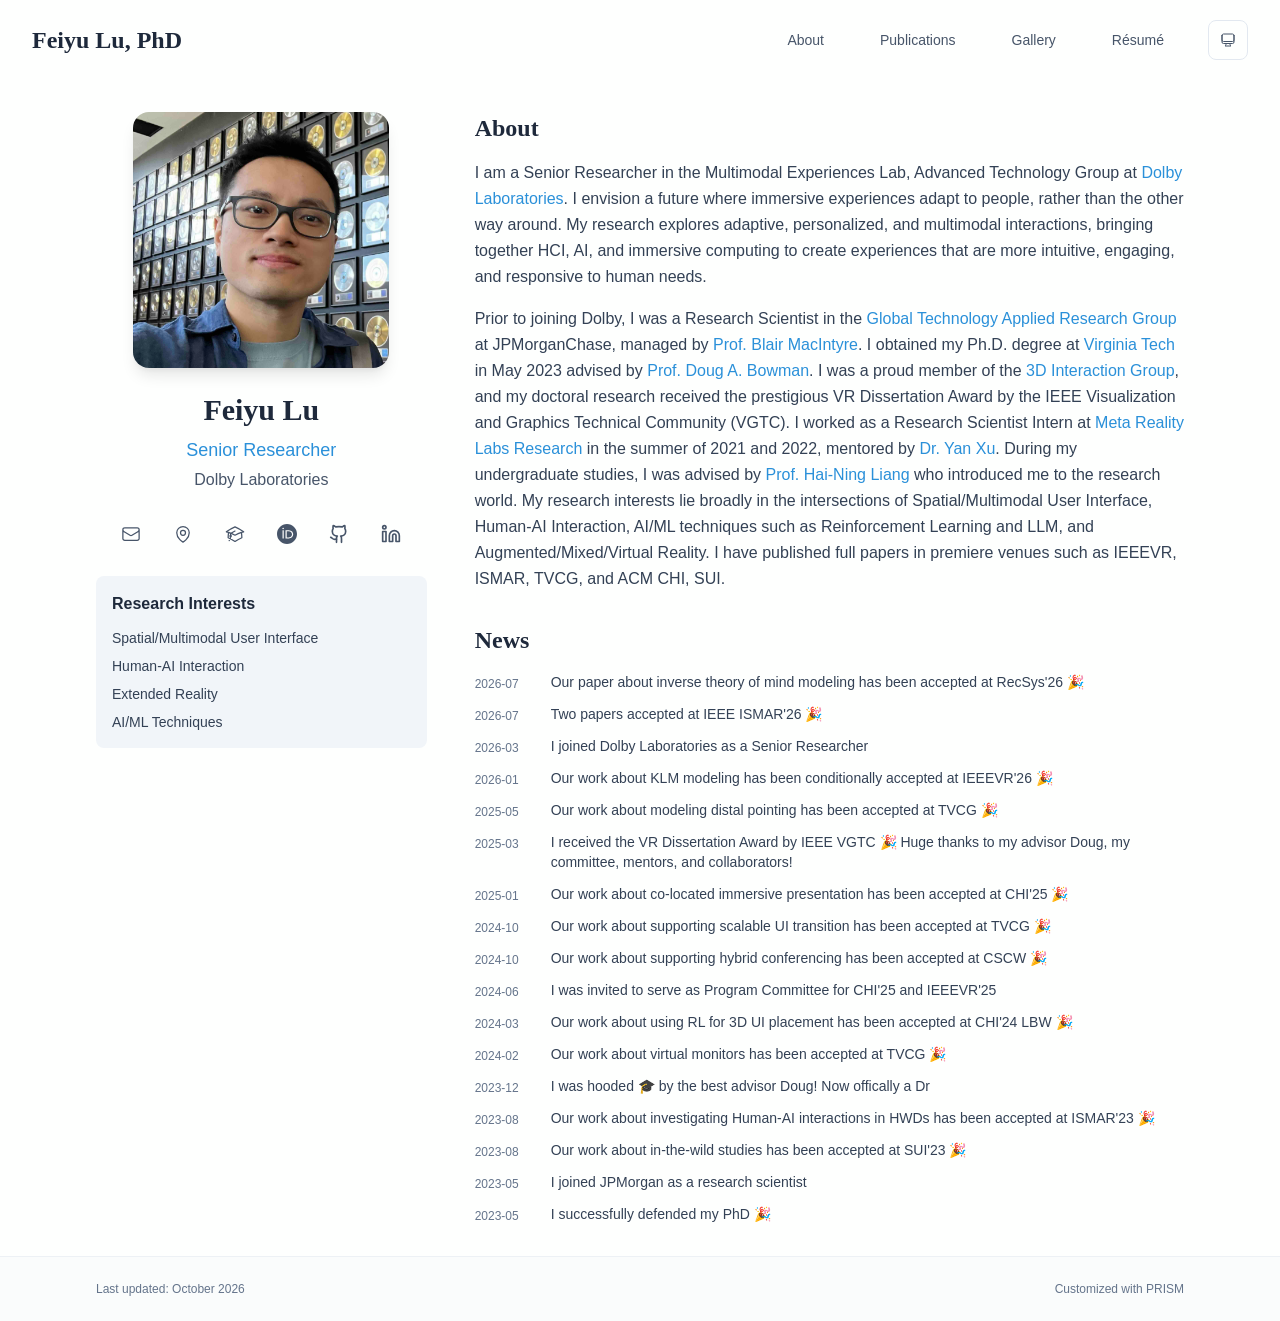
<file: index.html>
<!DOCTYPE html><!--K6INTGVg3k0h162tEXlw1--><html lang="en" class="scroll-smooth"><head><meta charSet="utf-8"/><meta name="viewport" content="width=device-width, initial-scale=1"/><link rel="preload" as="image" href="/bio.jpeg"/><link rel="stylesheet" href="/_next/static/css/d1c5af72691fb62d.css" data-precedence="next"/><link rel="preload" as="script" fetchPriority="low" href="/_next/static/chunks/webpack-32b99883bf220ffe.js"/><script src="/_next/static/chunks/4bd1b696-c023c6e3521b1417.js" async=""></script><script src="/_next/static/chunks/255-e057be79bd379a49.js" async=""></script><script src="/_next/static/chunks/main-app-8730024c91d4fc63.js" async=""></script><script src="/_next/static/chunks/185-02e5984e85404956.js" async=""></script><script src="/_next/static/chunks/619-9168df9c2a29b74b.js" async=""></script><script src="/_next/static/chunks/599-36b43173d762fc47.js" async=""></script><script src="/_next/static/chunks/app/layout-b6f77a097ba0f890.js" async=""></script><script src="/_next/static/chunks/26-d28d9aaef075d600.js" async=""></script><script src="/_next/static/chunks/159-c45695f20b86d5a5.js" async=""></script><script src="/_next/static/chunks/app/page-f920e3dbb8c490d8.js" async=""></script><link rel="icon" href="/FLlogo2.png" type="image/svg+xml"/><link rel="dns-prefetch" href="https://google-fonts.jialeliu.com"/><link rel="preconnect" href="https://google-fonts.jialeliu.com" crossorigin=""/><link rel="preload" as="style" href="https://google-fonts.jialeliu.com/css2?family=Inter:wght@300;400;500;600;700&amp;family=Crimson+Text:ital,wght@0,400;0,600;1,400&amp;display=swap"/><title>Feiyu Lu, PhD</title><meta name="description" content="Research Scientist at JPMorganChase."/><meta name="author" content="Feiyu Lu"/><meta name="keywords" content="Feiyu Lu,PhD,Research,Dolby Laboratories"/><meta name="creator" content="Feiyu Lu"/><meta name="publisher" content="Feiyu Lu"/><meta property="og:title" content="Feiyu Lu, PhD"/><meta property="og:description" content="Research Scientist at JPMorganChase."/><meta property="og:site_name" content="Feiyu Lu&#x27;s Website"/><meta property="og:locale" content="en_US"/><meta property="og:type" content="website"/><meta name="twitter:card" content="summary"/><meta name="twitter:title" content="Feiyu Lu, PhD"/><meta name="twitter:description" content="Research Scientist at JPMorganChase."/><link rel="icon" href="/FLlogo2.png"/><link rel="stylesheet" id="gfonts-css" href="https://google-fonts.jialeliu.com/css2?family=Inter:wght@300;400;500;600;700&amp;family=Crimson+Text:ital,wght@0,400;0,600;1,400&amp;display=swap" media="print"/><script>
              (function(){
                var l = document.getElementById('gfonts-css');
                if (!l) return;
                if (l.media !== 'all') {
                  l.addEventListener('load', function(){ try { l.media = 'all'; } catch(e){} });
                }
              })();
            </script><noscript><link rel="stylesheet" href="https://google-fonts.jialeliu.com/css2?family=Inter:wght@300;400;500;600;700&amp;family=Crimson+Text:ital,wght@0,400;0,600;1,400&amp;display=swap"/></noscript><script>
              try {
                const theme = localStorage.getItem('theme-storage');
                const parsed = theme ? JSON.parse(theme) : null;
                const setting = parsed?.state?.theme || 'system';
                const prefersDark = typeof window !== 'undefined' && window.matchMedia && window.matchMedia('(prefers-color-scheme: dark)').matches;
                const effective = setting === 'dark' ? 'dark' : (setting === 'light' ? 'light' : (prefersDark ? 'dark' : 'light'));
                var root = document.documentElement;
                root.classList.add(effective);
                root.setAttribute('data-theme', effective);
              } catch (e) {
                var root = document.documentElement;
                root.classList.add('light');
                root.setAttribute('data-theme', 'light');
              }
            </script><script src="/_next/static/chunks/polyfills-42372ed130431b0a.js" noModule=""></script></head><body class="font-sans antialiased"><div hidden=""><!--$--><!--/$--></div><div style="visibility:hidden"><nav class="fixed top-0 left-0 right-0 z-50" data-headlessui-state=""><div class="transition-all duration-300 ease-out bg-transparent" style="transform:translateY(-100px)"><div class="max-w-7xl mx-auto px-4 sm:px-6 lg:px-8"><div class="flex justify-between items-center h-16 lg:h-20"><div class="flex-shrink-0" tabindex="0"><a class="text-xl lg:text-2xl font-serif font-semibold text-primary hover:text-accent transition-colors duration-200" href="/">Feiyu Lu, PhD</a></div><div class="hidden lg:block"><div class="ml-10 flex items-center space-x-8"><div class="flex items-baseline space-x-8"><a class="relative px-3 py-2 text-sm font-medium transition-all duration-200 rounded hover:bg-accent/10 hover:shadow-sm text-primary" href="/"><span class="relative z-10">About</span><div class="absolute inset-0 bg-accent/10 rounded-lg"></div></a><a class="relative px-3 py-2 text-sm font-medium transition-all duration-200 rounded hover:bg-accent/10 hover:shadow-sm text-neutral-600 hover:text-primary" href="/publications/"><span class="relative z-10">Publications</span></a><a class="relative px-3 py-2 text-sm font-medium transition-all duration-200 rounded hover:bg-accent/10 hover:shadow-sm text-neutral-600 hover:text-primary" href="/gallery/"><span class="relative z-10">Gallery</span></a><a href="/Feiyu_Lu_Resume.pdf" target="_blank" rel="noopener noreferrer" class="px-3 py-2 text-sm font-medium text-neutral-600 hover:text-primary transition-all duration-200 rounded hover:bg-accent/10 hover:shadow-sm">Résumé</a></div><div class="flex items-center justify-center w-10 h-10 rounded-lg border border-neutral-200 dark:border-[rgba(148,163,184,0.24)] bg-background dark:bg-neutral-800"><div class="w-4 h-4 rounded-full bg-neutral-300 animate-pulse"></div></div></div></div><div class="lg:hidden flex items-center space-x-2"><div class="flex items-center justify-center w-10 h-10 rounded-lg border border-neutral-200 dark:border-[rgba(148,163,184,0.24)] bg-background dark:bg-neutral-800"><div class="w-4 h-4 rounded-full bg-neutral-300 animate-pulse"></div></div><button class="inline-flex items-center justify-center p-2 rounded-md text-neutral-600 hover:text-primary hover:bg-neutral-100 dark:hover:bg-neutral-800 focus:outline-none focus:ring-2 focus:ring-inset focus:ring-accent transition-colors duration-200" id="headlessui-disclosure-button-_R_5pdb_" type="button" aria-expanded="false" data-headlessui-state=""><span class="sr-only">Open main menu</span><div><svg xmlns="http://www.w3.org/2000/svg" fill="none" viewBox="0 0 24 24" stroke-width="1.5" stroke="currentColor" aria-hidden="true" data-slot="icon" class="block h-6 w-6"><path stroke-linecap="round" stroke-linejoin="round" d="M3.75 6.75h16.5M3.75 12h16.5m-16.5 5.25h16.5"></path></svg></div></button></div></div></div></div></nav><main class="min-h-screen pt-16 lg:pt-20"><div class="max-w-6xl mx-auto px-4 sm:px-6 lg:px-8 py-8 bg-background min-h-screen"><div class="grid grid-cols-1 lg:grid-cols-3 gap-12"><div class="lg:col-span-1"><div class="sticky top-8" style="opacity:0;transform:translateY(20px)"><div class="w-64 h-64 mx-auto mb-6 rounded-2xl overflow-hidden shadow-lg hover:shadow-xl transition-all duration-200 hover:scale-105 relative"><img alt="Feiyu Lu" width="256" height="256" decoding="async" data-nimg="1" class="w-full h-full object-cover object-[32%_center] absolute inset-0 transition-opacity duration-300 opacity-100" style="color:transparent" src="/bio.jpeg"/><img alt="Feiyu Lu&#x27;s cat" loading="lazy" width="256" height="256" decoding="async" data-nimg="1" class="w-full h-full object-cover object-[32%_center] absolute inset-0 transition-opacity duration-300 opacity-0" style="color:transparent" src="/bio-hover.jpg"/></div><div class="text-center mb-6"><h1 class="text-3xl font-serif font-bold text-primary mb-2">Feiyu Lu</h1><p class="text-lg text-accent font-medium mb-1">Senior Researcher</p><p class="text-neutral-600 mb-2">Dolby Laboratories</p></div><div class="flex flex-wrap justify-center gap-3 sm:gap-4 mb-6 relative px-2"><div class="relative"><button class="p-2 sm:p-2 transition-colors duration-200 text-neutral-600 dark:text-neutral-400 hover:text-accent" aria-label="Email"><svg xmlns="http://www.w3.org/2000/svg" fill="none" viewBox="0 0 24 24" stroke-width="1.5" stroke="currentColor" aria-hidden="true" data-slot="icon" class="h-5 w-5"><path stroke-linecap="round" stroke-linejoin="round" d="M21.75 6.75v10.5a2.25 2.25 0 0 1-2.25 2.25h-15a2.25 2.25 0 0 1-2.25-2.25V6.75m19.5 0A2.25 2.25 0 0 0 19.5 4.5h-15a2.25 2.25 0 0 0-2.25 2.25m19.5 0v.243a2.25 2.25 0 0 1-1.07 1.916l-7.5 4.615a2.25 2.25 0 0 1-2.36 0L3.32 8.91a2.25 2.25 0 0 1-1.07-1.916V6.75"></path></svg></button></div><div class="relative"><button class="p-2 sm:p-2 transition-colors duration-200 text-neutral-600 dark:text-neutral-400 hover:text-accent" aria-label="Location"><svg xmlns="http://www.w3.org/2000/svg" fill="none" viewBox="0 0 24 24" stroke-width="1.5" stroke="currentColor" aria-hidden="true" data-slot="icon" class="h-5 w-5"><path stroke-linecap="round" stroke-linejoin="round" d="M15 10.5a3 3 0 1 1-6 0 3 3 0 0 1 6 0Z"></path><path stroke-linecap="round" stroke-linejoin="round" d="M19.5 10.5c0 7.142-7.5 11.25-7.5 11.25S4.5 17.642 4.5 10.5a7.5 7.5 0 1 1 15 0Z"></path></svg></button></div><a href="https://scholar.google.com/citations?user=3gJVyKwAAAAJ&amp;hl=en&amp;oi=ao" target="_blank" rel="noopener noreferrer" class="p-2 sm:p-2 text-neutral-600 dark:text-neutral-400 hover:text-accent transition-colors duration-200" aria-label="Google Scholar"><svg xmlns="http://www.w3.org/2000/svg" fill="none" viewBox="0 0 24 24" stroke-width="1.5" stroke="currentColor" aria-hidden="true" data-slot="icon" class="h-5 w-5"><path stroke-linecap="round" stroke-linejoin="round" d="M4.26 10.147a60.438 60.438 0 0 0-.491 6.347A48.62 48.62 0 0 1 12 20.904a48.62 48.62 0 0 1 8.232-4.41 60.46 60.46 0 0 0-.491-6.347m-15.482 0a50.636 50.636 0 0 0-2.658-.813A59.906 59.906 0 0 1 12 3.493a59.903 59.903 0 0 1 10.399 5.84c-.896.248-1.783.52-2.658.814m-15.482 0A50.717 50.717 0 0 1 12 13.489a50.702 50.702 0 0 1 7.74-3.342M6.75 15a.75.75 0 1 0 0-1.5.75.75 0 0 0 0 1.5Zm0 0v-3.675A55.378 55.378 0 0 1 12 8.443m-7.007 11.55A5.981 5.981 0 0 0 6.75 15.75v-1.5"></path></svg></a><a href="https://orcid.org/0000-0002-1939-9352" target="_blank" rel="noopener noreferrer" class="p-2 sm:p-2 text-neutral-600 dark:text-neutral-400 hover:text-accent transition-colors duration-200" aria-label="ORCID"><svg viewBox="0 0 24 24" fill="currentColor" class="h-5 w-5" xmlns="http://www.w3.org/2000/svg"><path d="M12 0C5.372 0 0 5.372 0 12s5.372 12 12 12 12-5.372 12-12S18.628 0 12 0zM7.369 4.378c.525 0 .947.431.947.947s-.422.947-.947.947a.95.95 0 0 1-.947-.947c0-.525.422-.947.947-.947zm-.722 3.038h1.444v10.041H6.647V7.416zm3.562 0h3.9c3.712 0 5.344 2.653 5.344 5.025 0 2.578-2.016 5.025-5.325 5.025h-3.919V7.416zm1.444 1.303v7.444h2.297c3.272 0 4.022-2.484 4.022-3.722 0-2.016-1.284-3.722-4.097-3.722h-2.222z"></path></svg></a><a href="https://github.com/ericlu19" target="_blank" rel="noopener noreferrer" class="p-2 sm:p-2 text-neutral-600 dark:text-neutral-400 hover:text-accent transition-colors duration-200" aria-label="GitHub"><svg xmlns="http://www.w3.org/2000/svg" width="24" height="24" viewBox="0 0 24 24" fill="none" stroke="currentColor" stroke-width="2" stroke-linecap="round" stroke-linejoin="round" class="lucide lucide-github h-5 w-5" aria-hidden="true"><path d="M15 22v-4a4.8 4.8 0 0 0-1-3.5c3 0 6-2 6-5.5.08-1.25-.27-2.48-1-3.5.28-1.15.28-2.35 0-3.5 0 0-1 0-3 1.5-2.64-.5-5.36-.5-8 0C6 2 5 2 5 2c-.3 1.15-.3 2.35 0 3.5A5.403 5.403 0 0 0 4 9c0 3.5 3 5.5 6 5.5-.39.49-.68 1.05-.85 1.65-.17.6-.22 1.23-.15 1.85v4"></path><path d="M9 18c-4.51 2-5-2-7-2"></path></svg></a><a href="https://www.linkedin.com/in/feiyu-lu-9b12ba15a/" target="_blank" rel="noopener noreferrer" class="p-2 sm:p-2 text-neutral-600 dark:text-neutral-400 hover:text-accent transition-colors duration-200" aria-label="LinkedIn"><svg xmlns="http://www.w3.org/2000/svg" width="24" height="24" viewBox="0 0 24 24" fill="none" stroke="currentColor" stroke-width="2" stroke-linecap="round" stroke-linejoin="round" class="lucide lucide-linkedin h-5 w-5" aria-hidden="true"><path d="M16 8a6 6 0 0 1 6 6v7h-4v-7a2 2 0 0 0-2-2 2 2 0 0 0-2 2v7h-4v-7a6 6 0 0 1 6-6z"></path><rect width="4" height="12" x="2" y="9"></rect><circle cx="4" cy="4" r="2"></circle></svg></a></div><div class="bg-neutral-100 dark:bg-neutral-800 rounded-lg p-4 mb-6 hover:shadow-lg transition-all duration-200 hover:scale-[1.02]"><h3 class="font-semibold text-primary mb-3">Research Interests</h3><div class="space-y-2 text-sm text-neutral-700 dark:text-neutral-500"><div>Spatial/Multimodal User Interface</div><div>Human-AI Interaction</div><div>Extended Reality</div><div>AI/ML Techniques</div></div></div></div></div><div class="lg:col-span-2 space-y-8"><section id="about" class="scroll-mt-24 space-y-8"><section style="opacity:0;transform:translateY(20px)"><h2 class="text-2xl font-serif font-bold text-primary mb-4">About</h2><div class="text-neutral-700 dark:text-neutral-600 leading-relaxed"><p class="mb-4 last:mb-0">I am a Senior Researcher in the Multimodal Experiences Lab, Advanced Technology Group at <a href="https://www.dolby.com" node="[object Object]" target="_blank" rel="noopener noreferrer" class="text-accent font-medium transition-all duration-200 rounded hover:bg-accent/10 hover:shadow-sm">Dolby Laboratories</a>. I envision a future where immersive experiences adapt to people, rather than the other way around. My research explores adaptive, personalized, and multimodal interactions, bringing together HCI, AI, and immersive computing to create experiences that are more intuitive, engaging, and responsive to human needs.</p>
<p class="mb-4 last:mb-0">Prior to joining Dolby, I was a Research Scientist in the <a href="https://www.jpmorgan.com/technology/applied-research" node="[object Object]" target="_blank" rel="noopener noreferrer" class="text-accent font-medium transition-all duration-200 rounded hover:bg-accent/10 hover:shadow-sm">Global Technology Applied Research Group</a> at JPMorganChase, managed by <a href="https://blairmacintyre.me/" node="[object Object]" target="_blank" rel="noopener noreferrer" class="text-accent font-medium transition-all duration-200 rounded hover:bg-accent/10 hover:shadow-sm">Prof. Blair MacIntyre</a>. I obtained my Ph.D. degree at <a href="https://cs.vt.edu/" node="[object Object]" target="_blank" rel="noopener noreferrer" class="text-accent font-medium transition-all duration-200 rounded hover:bg-accent/10 hover:shadow-sm">Virginia Tech</a> in May 2023 advised by <a href="https://wordpress.cs.vt.edu/3digroup/author/dbowman/" node="[object Object]" target="_blank" rel="noopener noreferrer" class="text-accent font-medium transition-all duration-200 rounded hover:bg-accent/10 hover:shadow-sm">Prof. Doug A. Bowman</a>. I was a proud member of the <a href="https://wordpress.cs.vt.edu/3digroup/" node="[object Object]" target="_blank" rel="noopener noreferrer" class="text-accent font-medium transition-all duration-200 rounded hover:bg-accent/10 hover:shadow-sm">3D Interaction Group</a>, and my doctoral research received the prestigious VR Dissertation Award by the IEEE Visualization and Graphics Technical Community (VGTC). I worked as a Research Scientist Intern at <a href="https://tech.fb.com/ar-vr/" node="[object Object]" target="_blank" rel="noopener noreferrer" class="text-accent font-medium transition-all duration-200 rounded hover:bg-accent/10 hover:shadow-sm">Meta Reality Labs Research</a> in the summer of 2021 and 2022, mentored by <a href="" node="[object Object]" target="_blank" rel="noopener noreferrer" class="text-accent font-medium transition-all duration-200 rounded hover:bg-accent/10 hover:shadow-sm">Dr. Yan Xu</a>. During my undergraduate studies, I was advised by <a href="https://facultyprofiles.hkust-gz.edu.cn/faculty-personal-page?id=437" node="[object Object]" target="_blank" rel="noopener noreferrer" class="text-accent font-medium transition-all duration-200 rounded hover:bg-accent/10 hover:shadow-sm">Prof. Hai-Ning Liang</a> who introduced me to the research world. My research interests lie broadly in the intersections of Spatial/Multimodal User Interface, Human-AI Interaction, AI/ML techniques such as Reinforcement Learning and LLM, and Augmented/Mixed/Virtual Reality. I have published full papers in premiere venues such as IEEEVR, ISMAR, TVCG, and ACM CHI, SUI.</p></div></section><section style="opacity:0;transform:translateY(20px)"><h2 class="text-2xl font-serif font-bold text-primary mb-4">News</h2><div class="space-y-3"><div class="flex items-start space-x-3"><span class="text-xs text-neutral-500 mt-1 w-16 flex-shrink-0">2026-07</span><div class="text-sm text-neutral-700 [&amp;_a]:text-accent [&amp;_a]:no-underline [&amp;_a]:hover:underline"><p>Our paper about inverse theory of mind modeling has been accepted at RecSys&#x27;26 🎉</p></div></div><div class="flex items-start space-x-3"><span class="text-xs text-neutral-500 mt-1 w-16 flex-shrink-0">2026-07</span><div class="text-sm text-neutral-700 [&amp;_a]:text-accent [&amp;_a]:no-underline [&amp;_a]:hover:underline"><p>Two papers accepted at IEEE ISMAR&#x27;26 🎉</p></div></div><div class="flex items-start space-x-3"><span class="text-xs text-neutral-500 mt-1 w-16 flex-shrink-0">2026-03</span><div class="text-sm text-neutral-700 [&amp;_a]:text-accent [&amp;_a]:no-underline [&amp;_a]:hover:underline"><p>I joined Dolby Laboratories as a Senior Researcher</p></div></div><div class="flex items-start space-x-3"><span class="text-xs text-neutral-500 mt-1 w-16 flex-shrink-0">2026-01</span><div class="text-sm text-neutral-700 [&amp;_a]:text-accent [&amp;_a]:no-underline [&amp;_a]:hover:underline"><p>Our work about KLM modeling has been conditionally accepted at IEEEVR&#x27;26 🎉</p></div></div><div class="flex items-start space-x-3"><span class="text-xs text-neutral-500 mt-1 w-16 flex-shrink-0">2025-05</span><div class="text-sm text-neutral-700 [&amp;_a]:text-accent [&amp;_a]:no-underline [&amp;_a]:hover:underline"><p>Our work about modeling distal pointing has been accepted at TVCG 🎉</p></div></div><div class="flex items-start space-x-3"><span class="text-xs text-neutral-500 mt-1 w-16 flex-shrink-0">2025-03</span><div class="text-sm text-neutral-700 [&amp;_a]:text-accent [&amp;_a]:no-underline [&amp;_a]:hover:underline"><p>I received the VR Dissertation Award by IEEE VGTC 🎉 Huge thanks to my advisor Doug, my committee, mentors, and collaborators!</p></div></div><div class="flex items-start space-x-3"><span class="text-xs text-neutral-500 mt-1 w-16 flex-shrink-0">2025-01</span><div class="text-sm text-neutral-700 [&amp;_a]:text-accent [&amp;_a]:no-underline [&amp;_a]:hover:underline"><p>Our work about co-located immersive presentation has been accepted at CHI&#x27;25 🎉</p></div></div><div class="flex items-start space-x-3"><span class="text-xs text-neutral-500 mt-1 w-16 flex-shrink-0">2024-10</span><div class="text-sm text-neutral-700 [&amp;_a]:text-accent [&amp;_a]:no-underline [&amp;_a]:hover:underline"><p>Our work about supporting scalable UI transition has been accepted at TVCG 🎉</p></div></div><div class="flex items-start space-x-3"><span class="text-xs text-neutral-500 mt-1 w-16 flex-shrink-0">2024-10</span><div class="text-sm text-neutral-700 [&amp;_a]:text-accent [&amp;_a]:no-underline [&amp;_a]:hover:underline"><p>Our work about supporting hybrid conferencing has been accepted at CSCW 🎉</p></div></div><div class="flex items-start space-x-3"><span class="text-xs text-neutral-500 mt-1 w-16 flex-shrink-0">2024-06</span><div class="text-sm text-neutral-700 [&amp;_a]:text-accent [&amp;_a]:no-underline [&amp;_a]:hover:underline"><p>I was invited to serve as Program Committee for CHI&#x27;25 and IEEEVR&#x27;25</p></div></div><div class="flex items-start space-x-3"><span class="text-xs text-neutral-500 mt-1 w-16 flex-shrink-0">2024-03</span><div class="text-sm text-neutral-700 [&amp;_a]:text-accent [&amp;_a]:no-underline [&amp;_a]:hover:underline"><p>Our work about using RL for 3D UI placement has been accepted at CHI&#x27;24 LBW 🎉</p></div></div><div class="flex items-start space-x-3"><span class="text-xs text-neutral-500 mt-1 w-16 flex-shrink-0">2024-02</span><div class="text-sm text-neutral-700 [&amp;_a]:text-accent [&amp;_a]:no-underline [&amp;_a]:hover:underline"><p>Our work about virtual monitors has been accepted at TVCG 🎉</p></div></div><div class="flex items-start space-x-3"><span class="text-xs text-neutral-500 mt-1 w-16 flex-shrink-0">2023-12</span><div class="text-sm text-neutral-700 [&amp;_a]:text-accent [&amp;_a]:no-underline [&amp;_a]:hover:underline"><p>I was hooded 🎓 by the best advisor Doug! Now offically a Dr</p></div></div><div class="flex items-start space-x-3"><span class="text-xs text-neutral-500 mt-1 w-16 flex-shrink-0">2023-08</span><div class="text-sm text-neutral-700 [&amp;_a]:text-accent [&amp;_a]:no-underline [&amp;_a]:hover:underline"><p>Our work about investigating Human-AI interactions in HWDs has been accepted at ISMAR&#x27;23 🎉</p></div></div><div class="flex items-start space-x-3"><span class="text-xs text-neutral-500 mt-1 w-16 flex-shrink-0">2023-08</span><div class="text-sm text-neutral-700 [&amp;_a]:text-accent [&amp;_a]:no-underline [&amp;_a]:hover:underline"><p>Our work about in-the-wild studies has been accepted at SUI&#x27;23 🎉</p></div></div><div class="flex items-start space-x-3"><span class="text-xs text-neutral-500 mt-1 w-16 flex-shrink-0">2023-05</span><div class="text-sm text-neutral-700 [&amp;_a]:text-accent [&amp;_a]:no-underline [&amp;_a]:hover:underline"><p>I joined JPMorgan as a research scientist</p></div></div><div class="flex items-start space-x-3"><span class="text-xs text-neutral-500 mt-1 w-16 flex-shrink-0">2023-05</span><div class="text-sm text-neutral-700 [&amp;_a]:text-accent [&amp;_a]:no-underline [&amp;_a]:hover:underline"><p>I successfully defended my PhD 🎉</p></div></div></div></section></section></div></div></div><!--$--><!--/$--></main><footer class="border-t border-neutral-200/50 bg-neutral-50/50 dark:bg-neutral-900/50 dark:border-neutral-700/50"><div class="max-w-6xl mx-auto px-4 sm:px-6 lg:px-8 py-6"><div class="flex flex-col sm:flex-row justify-between items-center gap-2"><p class="text-xs text-neutral-500">Last updated: <!-- -->October 2026</p><p class="text-xs text-neutral-500 flex items-center"><a href="https://github.com/xyjoey/PRISM" target="_blank" rel="noopener noreferrer">Customized with PRISM</a></p></div></div></footer></div><script src="/_next/static/chunks/webpack-32b99883bf220ffe.js" id="_R_" async=""></script><script>(self.__next_f=self.__next_f||[]).push([0])</script><script>self.__next_f.push([1,"1:\"$Sreact.fragment\"\n2:I[7558,[\"185\",\"static/chunks/185-02e5984e85404956.js\",\"619\",\"static/chunks/619-9168df9c2a29b74b.js\",\"599\",\"static/chunks/599-36b43173d762fc47.js\",\"177\",\"static/chunks/app/layout-b6f77a097ba0f890.js\"],\"ThemeProvider\"]\n3:I[9994,[\"185\",\"static/chunks/185-02e5984e85404956.js\",\"619\",\"static/chunks/619-9168df9c2a29b74b.js\",\"599\",\"static/chunks/599-36b43173d762fc47.js\",\"177\",\"static/chunks/app/layout-b6f77a097ba0f890.js\"],\"default\"]\n4:I[9766,[],\"\"]\n5:I[8924,[],\"\"]\nb:I[7150,[],\"\"]\n:HL[\"/_next/static/css/d1c5af72691fb62d.css\",\"style\"]\n"])</script><script>self.__next_f.push([1,"0:{\"P\":null,\"b\":\"K6INTGVg3k0h162tEXlw1\",\"p\":\"\",\"c\":[\"\",\"\"],\"i\":false,\"f\":[[[\"\",{\"children\":[\"__PAGE__\",{}]},\"$undefined\",\"$undefined\",true],[\"\",[\"$\",\"$1\",\"c\",{\"children\":[[[\"$\",\"link\",\"0\",{\"rel\":\"stylesheet\",\"href\":\"/_next/static/css/d1c5af72691fb62d.css\",\"precedence\":\"next\",\"crossOrigin\":\"$undefined\",\"nonce\":\"$undefined\"}]],[\"$\",\"html\",null,{\"lang\":\"en\",\"className\":\"scroll-smooth\",\"suppressHydrationWarning\":true,\"children\":[[\"$\",\"head\",null,{\"children\":[[\"$\",\"link\",null,{\"rel\":\"icon\",\"href\":\"/FLlogo2.png\",\"type\":\"image/svg+xml\"}],[\"$\",\"link\",null,{\"rel\":\"dns-prefetch\",\"href\":\"https://google-fonts.jialeliu.com\"}],[\"$\",\"link\",null,{\"rel\":\"preconnect\",\"href\":\"https://google-fonts.jialeliu.com\",\"crossOrigin\":\"\"}],[\"$\",\"link\",null,{\"rel\":\"preload\",\"as\":\"style\",\"href\":\"https://google-fonts.jialeliu.com/css2?family=Inter:wght@300;400;500;600;700\u0026family=Crimson+Text:ital,wght@0,400;0,600;1,400\u0026display=swap\"}],[\"$\",\"link\",null,{\"rel\":\"stylesheet\",\"id\":\"gfonts-css\",\"href\":\"https://google-fonts.jialeliu.com/css2?family=Inter:wght@300;400;500;600;700\u0026family=Crimson+Text:ital,wght@0,400;0,600;1,400\u0026display=swap\",\"media\":\"print\"}],[\"$\",\"script\",null,{\"dangerouslySetInnerHTML\":{\"__html\":\"\\n              (function(){\\n                var l = document.getElementById('gfonts-css');\\n                if (!l) return;\\n                if (l.media !== 'all') {\\n                  l.addEventListener('load', function(){ try { l.media = 'all'; } catch(e){} });\\n                }\\n              })();\\n            \"}}],[\"$\",\"noscript\",null,{\"children\":[\"$\",\"link\",null,{\"rel\":\"stylesheet\",\"href\":\"https://google-fonts.jialeliu.com/css2?family=Inter:wght@300;400;500;600;700\u0026family=Crimson+Text:ital,wght@0,400;0,600;1,400\u0026display=swap\"}]}],[\"$\",\"script\",null,{\"dangerouslySetInnerHTML\":{\"__html\":\"\\n              try {\\n                const theme = localStorage.getItem('theme-storage');\\n                const parsed = theme ? JSON.parse(theme) : null;\\n                const setting = parsed?.state?.theme || 'system';\\n                const prefersDark = typeof window !== 'undefined' \u0026\u0026 window.matchMedia \u0026\u0026 window.matchMedia('(prefers-color-scheme: dark)').matches;\\n                const effective = setting === 'dark' ? 'dark' : (setting === 'light' ? 'light' : (prefersDark ? 'dark' : 'light'));\\n                var root = document.documentElement;\\n                root.classList.add(effective);\\n                root.setAttribute('data-theme', effective);\\n              } catch (e) {\\n                var root = document.documentElement;\\n                root.classList.add('light');\\n                root.setAttribute('data-theme', 'light');\\n              }\\n            \"}}]]}],[\"$\",\"body\",null,{\"className\":\"font-sans antialiased\",\"children\":[\"$\",\"$L2\",null,{\"children\":[[\"$\",\"$L3\",null,{\"items\":[{\"title\":\"About\",\"type\":\"page\",\"target\":\"about\",\"href\":\"/\"},{\"title\":\"Publications\",\"type\":\"page\",\"target\":\"publications\",\"href\":\"/publications\"},{\"title\":\"Gallery\",\"type\":\"page\",\"target\":\"gallery\",\"href\":\"/gallery\"},{\"title\":\"Résumé\",\"type\":\"link\",\"target\":\"cv\",\"href\":\"/Feiyu_Lu_Resume.pdf\",\"external\":true}],\"siteTitle\":\"Feiyu Lu, PhD\",\"enableOnePageMode\":false}],[\"$\",\"main\",null,{\"className\":\"min-h-screen pt-16 lg:pt-20\",\"children\":[\"$\",\"$L4\",null,{\"parallelRouterKey\":\"children\",\"error\":\"$undefined\",\"errorStyles\":\"$undefined\",\"errorScripts\":\"$undefined\",\"template\":[\"$\",\"$L5\",null,{}],\"templateStyles\":\"$undefined\",\"templateScripts\":\"$undefined\",\"notFound\":[[[\"$\",\"title\",null,{\"children\":\"404: This page could not be found.\"}],[\"$\",\"div\",null,{\"style\":{\"fontFamily\":\"system-ui,\\\"Segoe UI\\\",Roboto,Helvetica,Arial,sans-serif,\\\"Apple Color Emoji\\\",\\\"Segoe UI Emoji\\\"\",\"height\":\"100vh\",\"textAlign\":\"center\",\"display\":\"flex\",\"flexDirection\":\"column\",\"alignItems\":\"center\",\"justifyContent\":\"center\"},\"children\":[\"$\",\"div\",null,{\"children\":[[\"$\",\"style\",null,{\"dangerouslySetInnerHTML\":{\"__html\":\"body{color:#000;background:#fff;margin:0}.next-error-h1{border-right:1px solid rgba(0,0,0,.3)}@media (prefers-color-scheme:dark){body{color:#fff;background:#000}.next-error-h1{border-right:1px solid rgba(255,255,255,.3)}}\"}}],\"$L6\",\"$L7\"]}]}]],[]],\"forbidden\":\"$undefined\",\"unauthorized\":\"$undefined\"}]}],\"$L8\"]}]}]]}]]}],{\"children\":[\"__PAGE__\",\"$L9\",{},null,false]},null,false],\"$La\",false]],\"m\":\"$undefined\",\"G\":[\"$b\",[]],\"s\":false,\"S\":true}\n"])</script><script>self.__next_f.push([1,"c:I[7923,[\"185\",\"static/chunks/185-02e5984e85404956.js\",\"619\",\"static/chunks/619-9168df9c2a29b74b.js\",\"599\",\"static/chunks/599-36b43173d762fc47.js\",\"177\",\"static/chunks/app/layout-b6f77a097ba0f890.js\"],\"default\"]\nd:I[3756,[\"185\",\"static/chunks/185-02e5984e85404956.js\",\"26\",\"static/chunks/26-d28d9aaef075d600.js\",\"619\",\"static/chunks/619-9168df9c2a29b74b.js\",\"159\",\"static/chunks/159-c45695f20b86d5a5.js\",\"974\",\"static/chunks/app/page-f920e3dbb8c490d8.js\"],\"default\"]\ne:I[470,[\"185\",\"static/chunks/185-02e5984e85404956.js\",\"26\",\"static/chunks/26-d28d9aaef075d600.js\",\"619\",\"static/chunks/619-9168df9c2a29b74b.js\",\"159\",\"static/chunks/159-c45695f20b86d5a5.js\",\"974\",\"static/chunks/app/page-f920e3dbb8c490d8.js\"],\"default\"]\n10:I[5078,[\"185\",\"static/chunks/185-02e5984e85404956.js\",\"26\",\"static/chunks/26-d28d9aaef075d600.js\",\"619\",\"static/chunks/619-9168df9c2a29b74b.js\",\"159\",\"static/chunks/159-c45695f20b86d5a5.js\",\"974\",\"static/chunks/app/page-f920e3dbb8c490d8.js\"],\"default\"]\n12:I[4431,[],\"ViewportBoundary\"]\n14:I[4431,[],\"MetadataBoundary\"]\n15:\"$Sreact.suspense\"\n6:[\"$\",\"h1\",null,{\"className\":\"next-error-h1\",\"style\":{\"display\":\"inline-block\",\"margin\":\"0 20px 0 0\",\"padding\":\"0 23px 0 0\",\"fontSize\":24,\"fontWeight\":500,\"verticalAlign\":\"top\",\"lineHeight\":\"49px\"},\"children\":404}]\n7:[\"$\",\"div\",null,{\"style\":{\"display\":\"inline-block\"},\"children\":[\"$\",\"h2\",null,{\"style\":{\"fontSize\":14,\"fontWeight\":400,\"lineHeight\":\"49px\",\"margin\":0},\"children\":\"This page could not be found.\"}]}]\n8:[\"$\",\"$Lc\",null,{\"lastUpdated\":\"October 2026\"}]\nf:T6c0,"])</script><script>self.__next_f.push([1,"I am a Senior Researcher in the Multimodal Experiences Lab, Advanced Technology Group at [Dolby Laboratories](https://www.dolby.com). I envision a future where immersive experiences adapt to people, rather than the other way around. My research explores adaptive, personalized, and multimodal interactions, bringing together HCI, AI, and immersive computing to create experiences that are more intuitive, engaging, and responsive to human needs.\n\nPrior to joining Dolby, I was a Research Scientist in the [Global Technology Applied Research Group](https://www.jpmorgan.com/technology/applied-research) at JPMorganChase, managed by [Prof. Blair MacIntyre](https://blairmacintyre.me/). I obtained my Ph.D. degree at [Virginia Tech](https://cs.vt.edu/) in May 2023 advised by [Prof. Doug A. Bowman](https://wordpress.cs.vt.edu/3digroup/author/dbowman/). I was a proud member of the [3D Interaction Group](https://wordpress.cs.vt.edu/3digroup/), and my doctoral research received the prestigious VR Dissertation Award by the IEEE Visualization and Graphics Technical Community (VGTC). I worked as a Research Scientist Intern at [Meta Reality Labs Research](https://tech.fb.com/ar-vr/) in the summer of 2021 and 2022, mentored by [Dr. Yan Xu](). During my undergraduate studies, I was advised by [Prof. Hai-Ning Liang](https://facultyprofiles.hkust-gz.edu.cn/faculty-personal-page?id=437) who introduced me to the research world. My research interests lie broadly in the intersections of Spatial/Multimodal User Interface, Human-AI Interaction, AI/ML techniques such as Reinforcement Learning and LLM, and Augmented/Mixed/Virtual Reality. I have published full papers in premiere venues such as IEEEVR, ISMAR, TVCG, and ACM CHI, SUI."])</script><script>self.__next_f.push([1,"9:[\"$\",\"$1\",\"c\",{\"children\":[[\"$\",\"div\",null,{\"className\":\"max-w-6xl mx-auto px-4 sm:px-6 lg:px-8 py-8 bg-background min-h-screen\",\"children\":[\"$\",\"div\",null,{\"className\":\"grid grid-cols-1 lg:grid-cols-3 gap-12\",\"children\":[[\"$\",\"div\",null,{\"className\":\"lg:col-span-1\",\"children\":[\"$\",\"$Ld\",null,{\"author\":{\"name\":\"Feiyu Lu\",\"title\":\"Senior Researcher\",\"institution\":\"Dolby Laboratories\",\"avatar\":\"/bio.jpeg\",\"altavatar\":\"/bio-hover.jpg\"},\"social\":{\"email\":\"feiyulu@vt.edu\",\"location\":\"NYC, New York\",\"location_url\":\"https://maps.google.com\",\"location_details\":[\"Midtown\",\"Manhattan, New York\"],\"google_scholar\":\"https://scholar.google.com/citations?user=3gJVyKwAAAAJ\u0026hl=en\u0026oi=ao\",\"orcid\":\"https://orcid.org/0000-0002-1939-9352\",\"github\":\"https://github.com/ericlu19\",\"linkedin\":\"https://www.linkedin.com/in/feiyu-lu-9b12ba15a/\"},\"features\":{\"enable_likes\":false,\"enable_one_page_mode\":false},\"researchInterests\":[\"Spatial/Multimodal User Interface\",\"Human-AI Interaction\",\"Extended Reality\",\"AI/ML Techniques\"]}]}],[\"$\",\"div\",null,{\"className\":\"lg:col-span-2 space-y-8\",\"children\":[[\"$\",\"section\",\"about\",{\"id\":\"about\",\"className\":\"scroll-mt-24 space-y-8\",\"children\":[[[\"$\",\"$Le\",\"about\",{\"content\":\"$f\",\"title\":\"About\"}],[\"$\",\"$L10\",\"news\",{\"items\":[{\"date\":\"2026-07\",\"content\":\"Our paper about inverse theory of mind modeling has been accepted at RecSys'26 🎉\"},{\"date\":\"2026-07\",\"content\":\"Two papers accepted at IEEE ISMAR'26 🎉\"},{\"date\":\"2026-03\",\"content\":\"I joined Dolby Laboratories as a Senior Researcher\"},{\"date\":\"2026-01\",\"content\":\"Our work about KLM modeling has been conditionally accepted at IEEEVR'26 🎉\"},{\"date\":\"2025-05\",\"content\":\"Our work about modeling distal pointing has been accepted at TVCG 🎉\"},{\"date\":\"2025-03\",\"content\":\"I received the VR Dissertation Award by IEEE VGTC 🎉 Huge thanks to my advisor Doug, my committee, mentors, and collaborators!\"},{\"date\":\"2025-01\",\"content\":\"Our work about co-located immersive presentation has been accepted at CHI'25 🎉\"},{\"date\":\"2024-10\",\"content\":\"Our work about supporting scalable UI transition has been accepted at TVCG 🎉\"},{\"date\":\"2024-10\",\"content\":\"Our work about supporting hybrid conferencing has been accepted at CSCW 🎉\"},{\"date\":\"2024-06\",\"content\":\"I was invited to serve as Program Committee for CHI'25 and IEEEVR'25\"},{\"date\":\"2024-03\",\"content\":\"Our work about using RL for 3D UI placement has been accepted at CHI'24 LBW 🎉\"},{\"date\":\"2024-02\",\"content\":\"Our work about virtual monitors has been accepted at TVCG 🎉\"},{\"date\":\"2023-12\",\"content\":\"I was hooded 🎓 by the best advisor Doug! Now offically a Dr\"},{\"date\":\"2023-08\",\"content\":\"Our work about investigating Human-AI interactions in HWDs has been accepted at ISMAR'23 🎉\"},{\"date\":\"2023-08\",\"content\":\"Our work about in-the-wild studies has been accepted at SUI'23 🎉\"},{\"date\":\"2023-05\",\"content\":\"I joined JPMorgan as a research scientist\"},{\"date\":\"2023-05\",\"content\":\"I successfully defended my PhD 🎉\"}],\"title\":\"News\"}]],false,false,false,false]}]]}]]}]}],null,\"$L11\"]}]\n"])</script><script>self.__next_f.push([1,"a:[\"$\",\"$1\",\"h\",{\"children\":[null,[[\"$\",\"$L12\",null,{\"children\":\"$L13\"}],null],[\"$\",\"$L14\",null,{\"children\":[\"$\",\"div\",null,{\"hidden\":true,\"children\":[\"$\",\"$15\",null,{\"fallback\":null,\"children\":\"$L16\"}]}]}]]}]\n"])</script><script>self.__next_f.push([1,"17:I[4431,[],\"OutletBoundary\"]\n19:I[5278,[],\"AsyncMetadataOutlet\"]\n11:[\"$\",\"$L17\",null,{\"children\":[\"$L18\",[\"$\",\"$L19\",null,{\"promise\":\"$@1a\"}]]}]\n"])</script><script>self.__next_f.push([1,"13:[[\"$\",\"meta\",\"0\",{\"charSet\":\"utf-8\"}],[\"$\",\"meta\",\"1\",{\"name\":\"viewport\",\"content\":\"width=device-width, initial-scale=1\"}]]\n"])</script><script>self.__next_f.push([1,"18:null\n"])</script><script>self.__next_f.push([1,"1b:I[622,[],\"IconMark\"]\n"])</script><script>self.__next_f.push([1,"1a:{\"metadata\":[[\"$\",\"title\",\"0\",{\"children\":\"Feiyu Lu, PhD\"}],[\"$\",\"meta\",\"1\",{\"name\":\"description\",\"content\":\"Research Scientist at JPMorganChase.\"}],[\"$\",\"meta\",\"2\",{\"name\":\"author\",\"content\":\"Feiyu Lu\"}],[\"$\",\"meta\",\"3\",{\"name\":\"keywords\",\"content\":\"Feiyu Lu,PhD,Research,Dolby Laboratories\"}],[\"$\",\"meta\",\"4\",{\"name\":\"creator\",\"content\":\"Feiyu Lu\"}],[\"$\",\"meta\",\"5\",{\"name\":\"publisher\",\"content\":\"Feiyu Lu\"}],[\"$\",\"meta\",\"6\",{\"property\":\"og:title\",\"content\":\"Feiyu Lu, PhD\"}],[\"$\",\"meta\",\"7\",{\"property\":\"og:description\",\"content\":\"Research Scientist at JPMorganChase.\"}],[\"$\",\"meta\",\"8\",{\"property\":\"og:site_name\",\"content\":\"Feiyu Lu's Website\"}],[\"$\",\"meta\",\"9\",{\"property\":\"og:locale\",\"content\":\"en_US\"}],[\"$\",\"meta\",\"10\",{\"property\":\"og:type\",\"content\":\"website\"}],[\"$\",\"meta\",\"11\",{\"name\":\"twitter:card\",\"content\":\"summary\"}],[\"$\",\"meta\",\"12\",{\"name\":\"twitter:title\",\"content\":\"Feiyu Lu, PhD\"}],[\"$\",\"meta\",\"13\",{\"name\":\"twitter:description\",\"content\":\"Research Scientist at JPMorganChase.\"}],[\"$\",\"link\",\"14\",{\"rel\":\"icon\",\"href\":\"/FLlogo2.png\"}],[\"$\",\"$L1b\",\"15\",{}]],\"error\":null,\"digest\":\"$undefined\"}\n"])</script><script>self.__next_f.push([1,"16:\"$1a:metadata\"\n"])</script></body></html>
</file>
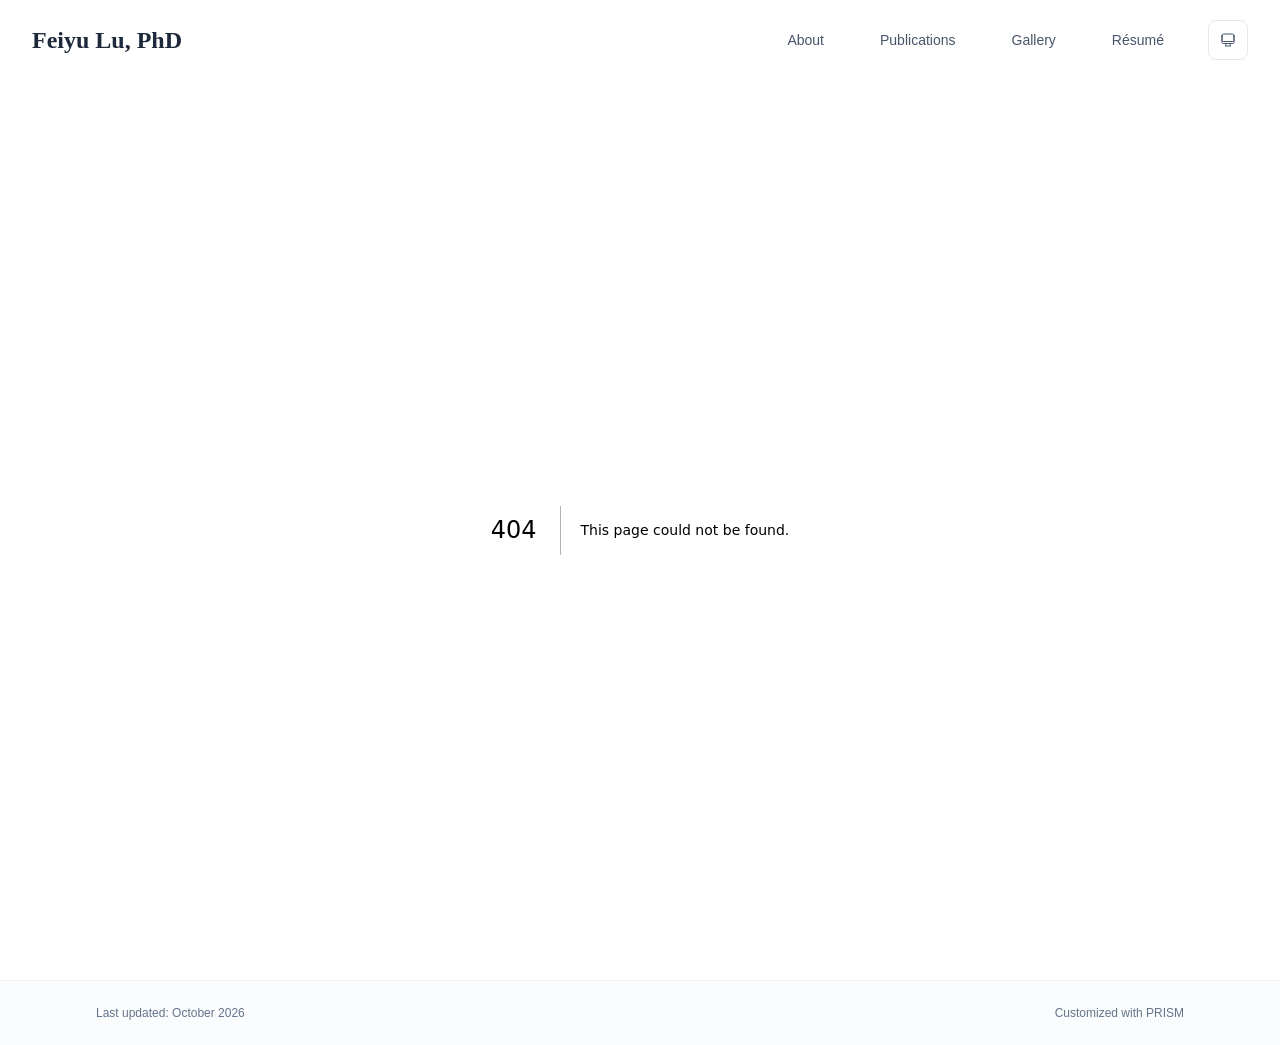
<file: 404/index.html>
<!DOCTYPE html><!--K6INTGVg3k0h162tEXlw1--><html lang="en" class="scroll-smooth"><head><meta charSet="utf-8"/><meta name="viewport" content="width=device-width, initial-scale=1"/><link rel="stylesheet" href="/_next/static/css/d1c5af72691fb62d.css" data-precedence="next"/><link rel="preload" as="script" fetchPriority="low" href="/_next/static/chunks/webpack-32b99883bf220ffe.js"/><script src="/_next/static/chunks/4bd1b696-c023c6e3521b1417.js" async=""></script><script src="/_next/static/chunks/255-e057be79bd379a49.js" async=""></script><script src="/_next/static/chunks/main-app-8730024c91d4fc63.js" async=""></script><script src="/_next/static/chunks/185-02e5984e85404956.js" async=""></script><script src="/_next/static/chunks/619-9168df9c2a29b74b.js" async=""></script><script src="/_next/static/chunks/599-36b43173d762fc47.js" async=""></script><script src="/_next/static/chunks/app/layout-b6f77a097ba0f890.js" async=""></script><link rel="icon" href="/FLlogo2.png" type="image/svg+xml"/><link rel="dns-prefetch" href="https://google-fonts.jialeliu.com"/><link rel="preconnect" href="https://google-fonts.jialeliu.com" crossorigin=""/><link rel="preload" as="style" href="https://google-fonts.jialeliu.com/css2?family=Inter:wght@300;400;500;600;700&amp;family=Crimson+Text:ital,wght@0,400;0,600;1,400&amp;display=swap"/><title>404: This page could not be found.</title><meta name="robots" content="noindex"/><title>Feiyu Lu, PhD</title><meta name="description" content="Research Scientist at JPMorganChase."/><meta name="author" content="Feiyu Lu"/><meta name="keywords" content="Feiyu Lu,PhD,Research,Dolby Laboratories"/><meta name="creator" content="Feiyu Lu"/><meta name="publisher" content="Feiyu Lu"/><meta property="og:title" content="Feiyu Lu, PhD"/><meta property="og:description" content="Research Scientist at JPMorganChase."/><meta property="og:site_name" content="Feiyu Lu&#x27;s Website"/><meta property="og:locale" content="en_US"/><meta property="og:type" content="website"/><meta name="twitter:card" content="summary"/><meta name="twitter:title" content="Feiyu Lu, PhD"/><meta name="twitter:description" content="Research Scientist at JPMorganChase."/><link rel="icon" href="/FLlogo2.png"/><link rel="stylesheet" id="gfonts-css" href="https://google-fonts.jialeliu.com/css2?family=Inter:wght@300;400;500;600;700&amp;family=Crimson+Text:ital,wght@0,400;0,600;1,400&amp;display=swap" media="print"/><script>
              (function(){
                var l = document.getElementById('gfonts-css');
                if (!l) return;
                if (l.media !== 'all') {
                  l.addEventListener('load', function(){ try { l.media = 'all'; } catch(e){} });
                }
              })();
            </script><noscript><link rel="stylesheet" href="https://google-fonts.jialeliu.com/css2?family=Inter:wght@300;400;500;600;700&amp;family=Crimson+Text:ital,wght@0,400;0,600;1,400&amp;display=swap"/></noscript><script>
              try {
                const theme = localStorage.getItem('theme-storage');
                const parsed = theme ? JSON.parse(theme) : null;
                const setting = parsed?.state?.theme || 'system';
                const prefersDark = typeof window !== 'undefined' && window.matchMedia && window.matchMedia('(prefers-color-scheme: dark)').matches;
                const effective = setting === 'dark' ? 'dark' : (setting === 'light' ? 'light' : (prefersDark ? 'dark' : 'light'));
                var root = document.documentElement;
                root.classList.add(effective);
                root.setAttribute('data-theme', effective);
              } catch (e) {
                var root = document.documentElement;
                root.classList.add('light');
                root.setAttribute('data-theme', 'light');
              }
            </script><script src="/_next/static/chunks/polyfills-42372ed130431b0a.js" noModule=""></script></head><body class="font-sans antialiased"><div hidden=""><!--$--><!--/$--></div><div style="visibility:hidden"><nav class="fixed top-0 left-0 right-0 z-50" data-headlessui-state=""><div class="transition-all duration-300 ease-out bg-transparent" style="transform:translateY(-100px)"><div class="max-w-7xl mx-auto px-4 sm:px-6 lg:px-8"><div class="flex justify-between items-center h-16 lg:h-20"><div class="flex-shrink-0" tabindex="0"><a class="text-xl lg:text-2xl font-serif font-semibold text-primary hover:text-accent transition-colors duration-200" href="/">Feiyu Lu, PhD</a></div><div class="hidden lg:block"><div class="ml-10 flex items-center space-x-8"><div class="flex items-baseline space-x-8"><a class="relative px-3 py-2 text-sm font-medium transition-all duration-200 rounded hover:bg-accent/10 hover:shadow-sm text-neutral-600 hover:text-primary" href="/"><span class="relative z-10">About</span></a><a class="relative px-3 py-2 text-sm font-medium transition-all duration-200 rounded hover:bg-accent/10 hover:shadow-sm text-neutral-600 hover:text-primary" href="/publications/"><span class="relative z-10">Publications</span></a><a class="relative px-3 py-2 text-sm font-medium transition-all duration-200 rounded hover:bg-accent/10 hover:shadow-sm text-neutral-600 hover:text-primary" href="/gallery/"><span class="relative z-10">Gallery</span></a><a href="/Feiyu_Lu_Resume.pdf" target="_blank" rel="noopener noreferrer" class="px-3 py-2 text-sm font-medium text-neutral-600 hover:text-primary transition-all duration-200 rounded hover:bg-accent/10 hover:shadow-sm">Résumé</a></div><div class="flex items-center justify-center w-10 h-10 rounded-lg border border-neutral-200 dark:border-[rgba(148,163,184,0.24)] bg-background dark:bg-neutral-800"><div class="w-4 h-4 rounded-full bg-neutral-300 animate-pulse"></div></div></div></div><div class="lg:hidden flex items-center space-x-2"><div class="flex items-center justify-center w-10 h-10 rounded-lg border border-neutral-200 dark:border-[rgba(148,163,184,0.24)] bg-background dark:bg-neutral-800"><div class="w-4 h-4 rounded-full bg-neutral-300 animate-pulse"></div></div><button class="inline-flex items-center justify-center p-2 rounded-md text-neutral-600 hover:text-primary hover:bg-neutral-100 dark:hover:bg-neutral-800 focus:outline-none focus:ring-2 focus:ring-inset focus:ring-accent transition-colors duration-200" id="headlessui-disclosure-button-_R_5pdb_" type="button" aria-expanded="false" data-headlessui-state=""><span class="sr-only">Open main menu</span><div><svg xmlns="http://www.w3.org/2000/svg" fill="none" viewBox="0 0 24 24" stroke-width="1.5" stroke="currentColor" aria-hidden="true" data-slot="icon" class="block h-6 w-6"><path stroke-linecap="round" stroke-linejoin="round" d="M3.75 6.75h16.5M3.75 12h16.5m-16.5 5.25h16.5"></path></svg></div></button></div></div></div></div></nav><main class="min-h-screen pt-16 lg:pt-20"><div style="font-family:system-ui,&quot;Segoe UI&quot;,Roboto,Helvetica,Arial,sans-serif,&quot;Apple Color Emoji&quot;,&quot;Segoe UI Emoji&quot;;height:100vh;text-align:center;display:flex;flex-direction:column;align-items:center;justify-content:center"><div><style>body{color:#000;background:#fff;margin:0}.next-error-h1{border-right:1px solid rgba(0,0,0,.3)}@media (prefers-color-scheme:dark){body{color:#fff;background:#000}.next-error-h1{border-right:1px solid rgba(255,255,255,.3)}}</style><h1 class="next-error-h1" style="display:inline-block;margin:0 20px 0 0;padding:0 23px 0 0;font-size:24px;font-weight:500;vertical-align:top;line-height:49px">404</h1><div style="display:inline-block"><h2 style="font-size:14px;font-weight:400;line-height:49px;margin:0">This page could not be found.</h2></div></div></div><!--$--><!--/$--></main><footer class="border-t border-neutral-200/50 bg-neutral-50/50 dark:bg-neutral-900/50 dark:border-neutral-700/50"><div class="max-w-6xl mx-auto px-4 sm:px-6 lg:px-8 py-6"><div class="flex flex-col sm:flex-row justify-between items-center gap-2"><p class="text-xs text-neutral-500">Last updated: <!-- -->October 2026</p><p class="text-xs text-neutral-500 flex items-center"><a href="https://github.com/xyjoey/PRISM" target="_blank" rel="noopener noreferrer">Customized with PRISM</a></p></div></div></footer></div><script src="/_next/static/chunks/webpack-32b99883bf220ffe.js" id="_R_" async=""></script><script>(self.__next_f=self.__next_f||[]).push([0])</script><script>self.__next_f.push([1,"1:\"$Sreact.fragment\"\n2:I[7558,[\"185\",\"static/chunks/185-02e5984e85404956.js\",\"619\",\"static/chunks/619-9168df9c2a29b74b.js\",\"599\",\"static/chunks/599-36b43173d762fc47.js\",\"177\",\"static/chunks/app/layout-b6f77a097ba0f890.js\"],\"ThemeProvider\"]\n3:I[9994,[\"185\",\"static/chunks/185-02e5984e85404956.js\",\"619\",\"static/chunks/619-9168df9c2a29b74b.js\",\"599\",\"static/chunks/599-36b43173d762fc47.js\",\"177\",\"static/chunks/app/layout-b6f77a097ba0f890.js\"],\"default\"]\n4:I[9766,[],\"\"]\n5:I[8924,[],\"\"]\n6:I[7923,[\"185\",\"static/chunks/185-02e5984e85404956.js\",\"619\",\"static/chunks/619-9168df9c2a29b74b.js\",\"599\",\"static/chunks/599-36b43173d762fc47.js\",\"177\",\"static/chunks/app/layout-b6f77a097ba0f890.js\"],\"default\"]\na:I[7150,[],\"\"]\n:HL[\"/_next/static/css/d1c5af72691fb62d.css\",\"style\"]\n"])</script><script>self.__next_f.push([1,"0:{\"P\":null,\"b\":\"K6INTGVg3k0h162tEXlw1\",\"p\":\"\",\"c\":[\"\",\"_not-found\",\"\"],\"i\":false,\"f\":[[[\"\",{\"children\":[\"/_not-found\",{\"children\":[\"__PAGE__\",{}]}]},\"$undefined\",\"$undefined\",true],[\"\",[\"$\",\"$1\",\"c\",{\"children\":[[[\"$\",\"link\",\"0\",{\"rel\":\"stylesheet\",\"href\":\"/_next/static/css/d1c5af72691fb62d.css\",\"precedence\":\"next\",\"crossOrigin\":\"$undefined\",\"nonce\":\"$undefined\"}]],[\"$\",\"html\",null,{\"lang\":\"en\",\"className\":\"scroll-smooth\",\"suppressHydrationWarning\":true,\"children\":[[\"$\",\"head\",null,{\"children\":[[\"$\",\"link\",null,{\"rel\":\"icon\",\"href\":\"/FLlogo2.png\",\"type\":\"image/svg+xml\"}],[\"$\",\"link\",null,{\"rel\":\"dns-prefetch\",\"href\":\"https://google-fonts.jialeliu.com\"}],[\"$\",\"link\",null,{\"rel\":\"preconnect\",\"href\":\"https://google-fonts.jialeliu.com\",\"crossOrigin\":\"\"}],[\"$\",\"link\",null,{\"rel\":\"preload\",\"as\":\"style\",\"href\":\"https://google-fonts.jialeliu.com/css2?family=Inter:wght@300;400;500;600;700\u0026family=Crimson+Text:ital,wght@0,400;0,600;1,400\u0026display=swap\"}],[\"$\",\"link\",null,{\"rel\":\"stylesheet\",\"id\":\"gfonts-css\",\"href\":\"https://google-fonts.jialeliu.com/css2?family=Inter:wght@300;400;500;600;700\u0026family=Crimson+Text:ital,wght@0,400;0,600;1,400\u0026display=swap\",\"media\":\"print\"}],[\"$\",\"script\",null,{\"dangerouslySetInnerHTML\":{\"__html\":\"\\n              (function(){\\n                var l = document.getElementById('gfonts-css');\\n                if (!l) return;\\n                if (l.media !== 'all') {\\n                  l.addEventListener('load', function(){ try { l.media = 'all'; } catch(e){} });\\n                }\\n              })();\\n            \"}}],[\"$\",\"noscript\",null,{\"children\":[\"$\",\"link\",null,{\"rel\":\"stylesheet\",\"href\":\"https://google-fonts.jialeliu.com/css2?family=Inter:wght@300;400;500;600;700\u0026family=Crimson+Text:ital,wght@0,400;0,600;1,400\u0026display=swap\"}]}],[\"$\",\"script\",null,{\"dangerouslySetInnerHTML\":{\"__html\":\"\\n              try {\\n                const theme = localStorage.getItem('theme-storage');\\n                const parsed = theme ? JSON.parse(theme) : null;\\n                const setting = parsed?.state?.theme || 'system';\\n                const prefersDark = typeof window !== 'undefined' \u0026\u0026 window.matchMedia \u0026\u0026 window.matchMedia('(prefers-color-scheme: dark)').matches;\\n                const effective = setting === 'dark' ? 'dark' : (setting === 'light' ? 'light' : (prefersDark ? 'dark' : 'light'));\\n                var root = document.documentElement;\\n                root.classList.add(effective);\\n                root.setAttribute('data-theme', effective);\\n              } catch (e) {\\n                var root = document.documentElement;\\n                root.classList.add('light');\\n                root.setAttribute('data-theme', 'light');\\n              }\\n            \"}}]]}],[\"$\",\"body\",null,{\"className\":\"font-sans antialiased\",\"children\":[\"$\",\"$L2\",null,{\"children\":[[\"$\",\"$L3\",null,{\"items\":[{\"title\":\"About\",\"type\":\"page\",\"target\":\"about\",\"href\":\"/\"},{\"title\":\"Publications\",\"type\":\"page\",\"target\":\"publications\",\"href\":\"/publications\"},{\"title\":\"Gallery\",\"type\":\"page\",\"target\":\"gallery\",\"href\":\"/gallery\"},{\"title\":\"Résumé\",\"type\":\"link\",\"target\":\"cv\",\"href\":\"/Feiyu_Lu_Resume.pdf\",\"external\":true}],\"siteTitle\":\"Feiyu Lu, PhD\",\"enableOnePageMode\":false}],[\"$\",\"main\",null,{\"className\":\"min-h-screen pt-16 lg:pt-20\",\"children\":[\"$\",\"$L4\",null,{\"parallelRouterKey\":\"children\",\"error\":\"$undefined\",\"errorStyles\":\"$undefined\",\"errorScripts\":\"$undefined\",\"template\":[\"$\",\"$L5\",null,{}],\"templateStyles\":\"$undefined\",\"templateScripts\":\"$undefined\",\"notFound\":\"$undefined\",\"forbidden\":\"$undefined\",\"unauthorized\":\"$undefined\"}]}],[\"$\",\"$L6\",null,{\"lastUpdated\":\"October 2026\"}]]}]}]]}]]}],{\"children\":[\"/_not-found\",[\"$\",\"$1\",\"c\",{\"children\":[null,[\"$\",\"$L4\",null,{\"parallelRouterKey\":\"children\",\"error\":\"$undefined\",\"errorStyles\":\"$undefined\",\"errorScripts\":\"$undefined\",\"template\":[\"$\",\"$L5\",null,{}],\"templateStyles\":\"$undefined\",\"templateScripts\":\"$undefined\",\"notFound\":\"$undefined\",\"forbidden\":\"$undefined\",\"unauthorized\":\"$undefined\"}]]}],{\"children\":[\"__PAGE__\",[\"$\",\"$1\",\"c\",{\"children\":[[[\"$\",\"title\",null,{\"children\":\"404: This page could not be found.\"}],[\"$\",\"div\",null,{\"style\":{\"fontFamily\":\"system-ui,\\\"Segoe UI\\\",Roboto,Helvetica,Arial,sans-serif,\\\"Apple Color Emoji\\\",\\\"Segoe UI Emoji\\\"\",\"height\":\"100vh\",\"textAlign\":\"center\",\"display\":\"flex\",\"flexDirection\":\"column\",\"alignItems\":\"center\",\"justifyContent\":\"center\"},\"children\":\"$L7\"}]],null,\"$L8\"]}],{},null,false]},null,false]},null,false],\"$L9\",false]],\"m\":\"$undefined\",\"G\":[\"$a\",[]],\"s\":false,\"S\":true}\n"])</script><script>self.__next_f.push([1,"b:I[4431,[],\"OutletBoundary\"]\nd:I[5278,[],\"AsyncMetadataOutlet\"]\nf:I[4431,[],\"ViewportBoundary\"]\n11:I[4431,[],\"MetadataBoundary\"]\n12:\"$Sreact.suspense\"\n"])</script><script>self.__next_f.push([1,"7:[\"$\",\"div\",null,{\"children\":[[\"$\",\"style\",null,{\"dangerouslySetInnerHTML\":{\"__html\":\"body{color:#000;background:#fff;margin:0}.next-error-h1{border-right:1px solid rgba(0,0,0,.3)}@media (prefers-color-scheme:dark){body{color:#fff;background:#000}.next-error-h1{border-right:1px solid rgba(255,255,255,.3)}}\"}}],[\"$\",\"h1\",null,{\"className\":\"next-error-h1\",\"style\":{\"display\":\"inline-block\",\"margin\":\"0 20px 0 0\",\"padding\":\"0 23px 0 0\",\"fontSize\":24,\"fontWeight\":500,\"verticalAlign\":\"top\",\"lineHeight\":\"49px\"},\"children\":404}],[\"$\",\"div\",null,{\"style\":{\"display\":\"inline-block\"},\"children\":[\"$\",\"h2\",null,{\"style\":{\"fontSize\":14,\"fontWeight\":400,\"lineHeight\":\"49px\",\"margin\":0},\"children\":\"This page could not be found.\"}]}]]}]\n"])</script><script>self.__next_f.push([1,"8:[\"$\",\"$Lb\",null,{\"children\":[\"$Lc\",[\"$\",\"$Ld\",null,{\"promise\":\"$@e\"}]]}]\n9:[\"$\",\"$1\",\"h\",{\"children\":[[\"$\",\"meta\",null,{\"name\":\"robots\",\"content\":\"noindex\"}],[[\"$\",\"$Lf\",null,{\"children\":\"$L10\"}],null],[\"$\",\"$L11\",null,{\"children\":[\"$\",\"div\",null,{\"hidden\":true,\"children\":[\"$\",\"$12\",null,{\"fallback\":null,\"children\":\"$L13\"}]}]}]]}]\n"])</script><script>self.__next_f.push([1,"10:[[\"$\",\"meta\",\"0\",{\"charSet\":\"utf-8\"}],[\"$\",\"meta\",\"1\",{\"name\":\"viewport\",\"content\":\"width=device-width, initial-scale=1\"}]]\nc:null\n"])</script><script>self.__next_f.push([1,"14:I[622,[],\"IconMark\"]\n"])</script><script>self.__next_f.push([1,"e:{\"metadata\":[[\"$\",\"title\",\"0\",{\"children\":\"Feiyu Lu, PhD\"}],[\"$\",\"meta\",\"1\",{\"name\":\"description\",\"content\":\"Research Scientist at JPMorganChase.\"}],[\"$\",\"meta\",\"2\",{\"name\":\"author\",\"content\":\"Feiyu Lu\"}],[\"$\",\"meta\",\"3\",{\"name\":\"keywords\",\"content\":\"Feiyu Lu,PhD,Research,Dolby Laboratories\"}],[\"$\",\"meta\",\"4\",{\"name\":\"creator\",\"content\":\"Feiyu Lu\"}],[\"$\",\"meta\",\"5\",{\"name\":\"publisher\",\"content\":\"Feiyu Lu\"}],[\"$\",\"meta\",\"6\",{\"property\":\"og:title\",\"content\":\"Feiyu Lu, PhD\"}],[\"$\",\"meta\",\"7\",{\"property\":\"og:description\",\"content\":\"Research Scientist at JPMorganChase.\"}],[\"$\",\"meta\",\"8\",{\"property\":\"og:site_name\",\"content\":\"Feiyu Lu's Website\"}],[\"$\",\"meta\",\"9\",{\"property\":\"og:locale\",\"content\":\"en_US\"}],[\"$\",\"meta\",\"10\",{\"property\":\"og:type\",\"content\":\"website\"}],[\"$\",\"meta\",\"11\",{\"name\":\"twitter:card\",\"content\":\"summary\"}],[\"$\",\"meta\",\"12\",{\"name\":\"twitter:title\",\"content\":\"Feiyu Lu, PhD\"}],[\"$\",\"meta\",\"13\",{\"name\":\"twitter:description\",\"content\":\"Research Scientist at JPMorganChase.\"}],[\"$\",\"link\",\"14\",{\"rel\":\"icon\",\"href\":\"/FLlogo2.png\"}],[\"$\",\"$L14\",\"15\",{}]],\"error\":null,\"digest\":\"$undefined\"}\n"])</script><script>self.__next_f.push([1,"13:\"$e:metadata\"\n"])</script></body></html>
</file>
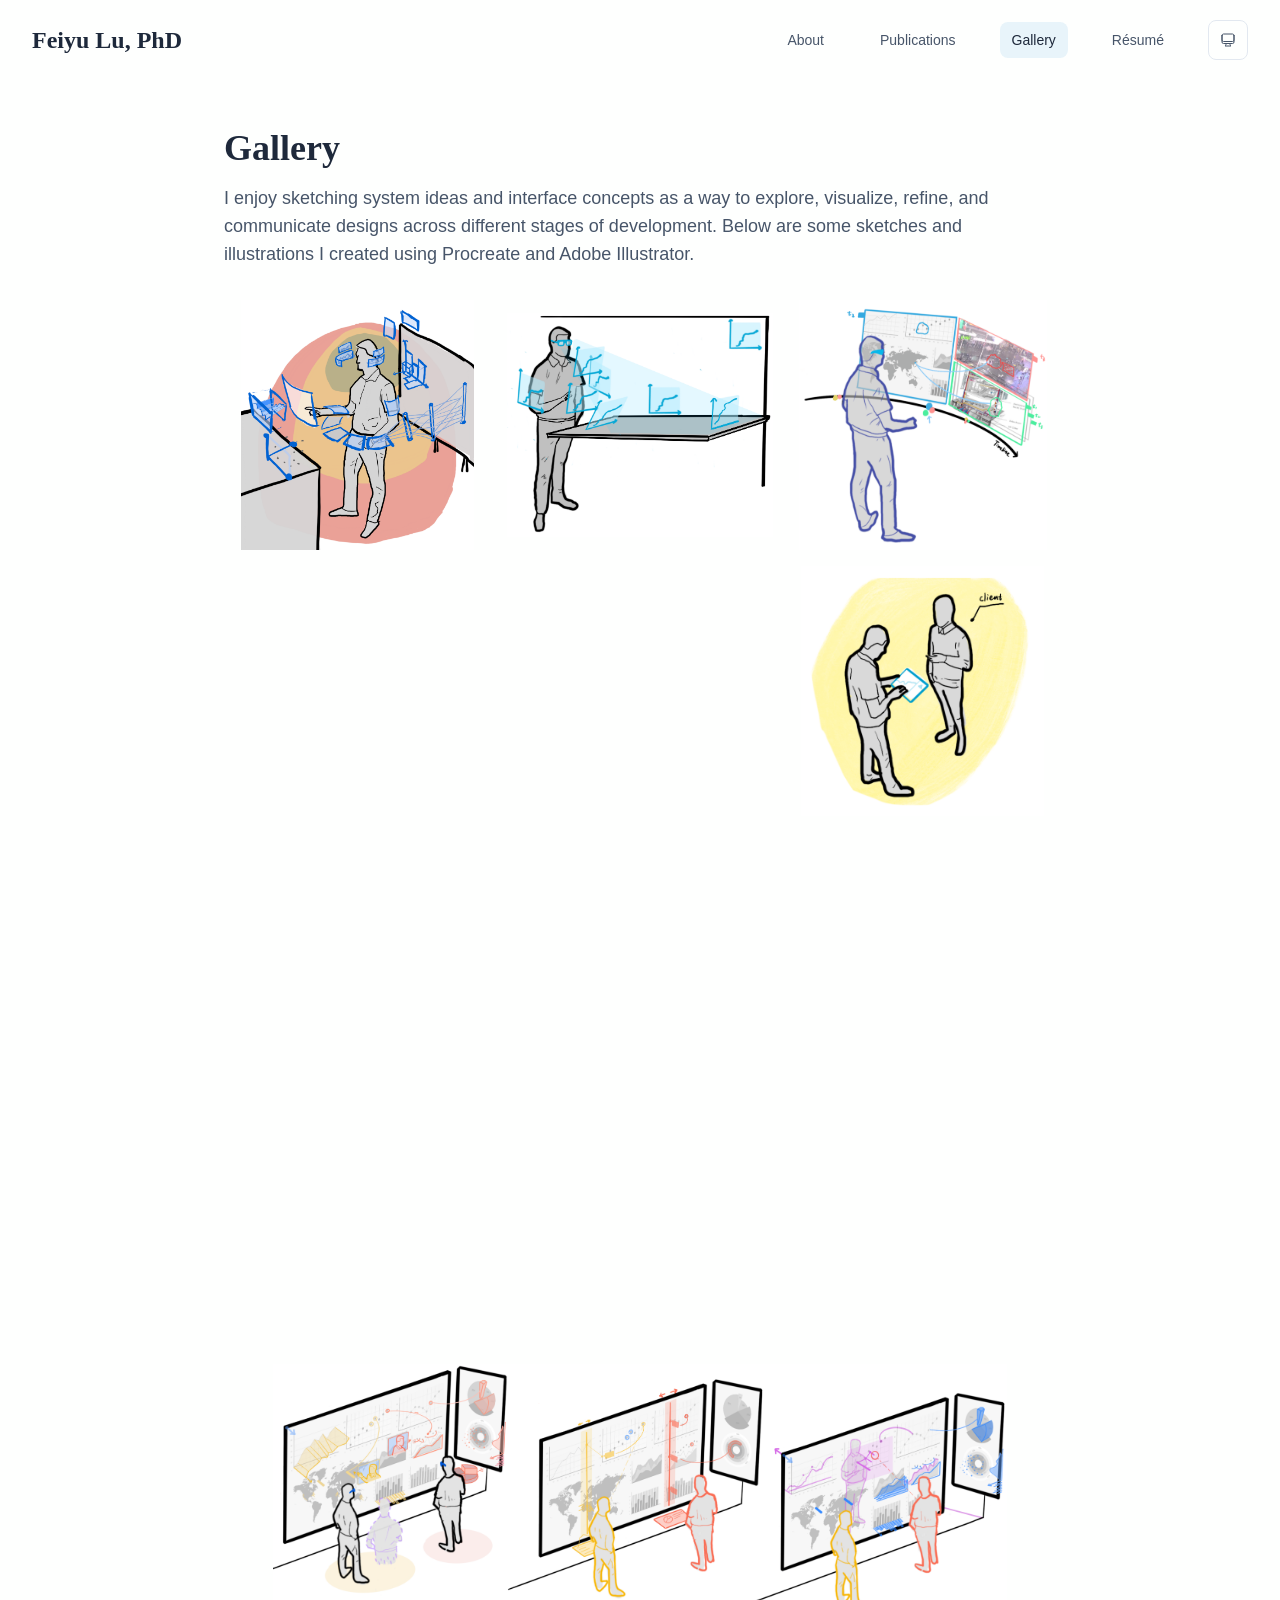
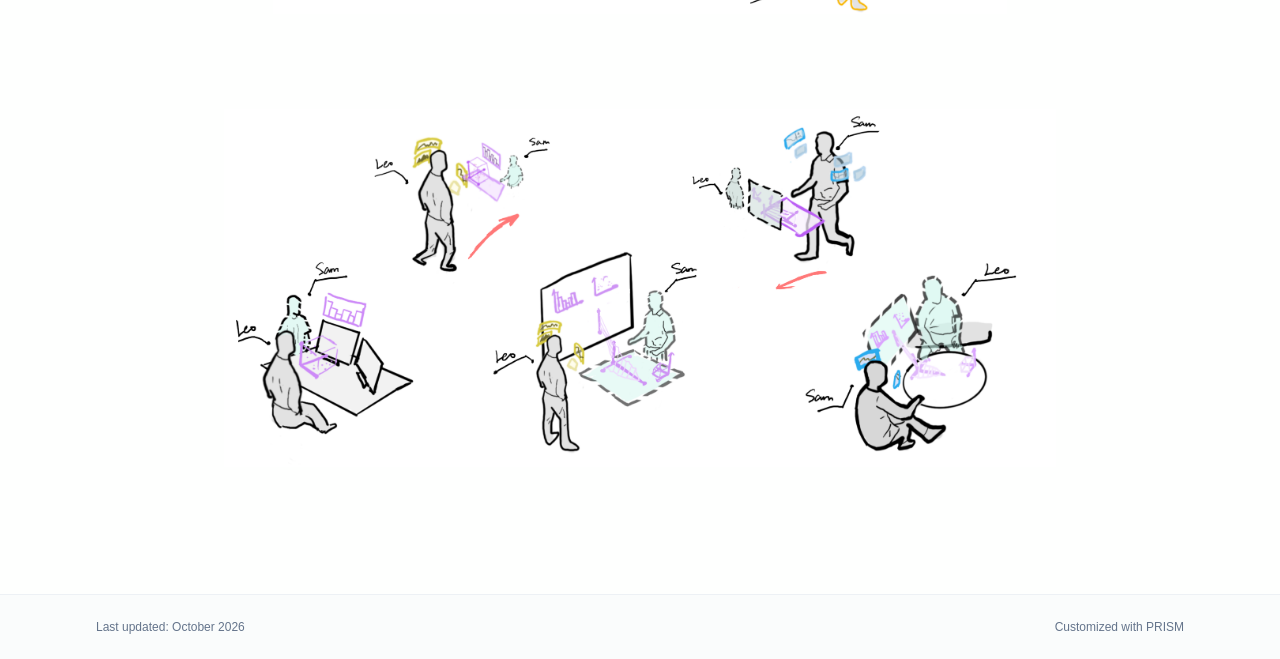
<file: gallery/index.html>
<!DOCTYPE html><!--K6INTGVg3k0h162tEXlw1--><html lang="en" class="scroll-smooth"><head><meta charSet="utf-8"/><meta name="viewport" content="width=device-width, initial-scale=1"/><link rel="stylesheet" href="/_next/static/css/d1c5af72691fb62d.css" data-precedence="next"/><link rel="preload" as="script" fetchPriority="low" href="/_next/static/chunks/webpack-32b99883bf220ffe.js"/><script src="/_next/static/chunks/4bd1b696-c023c6e3521b1417.js" async=""></script><script src="/_next/static/chunks/255-e057be79bd379a49.js" async=""></script><script src="/_next/static/chunks/main-app-8730024c91d4fc63.js" async=""></script><script src="/_next/static/chunks/185-02e5984e85404956.js" async=""></script><script src="/_next/static/chunks/619-9168df9c2a29b74b.js" async=""></script><script src="/_next/static/chunks/599-36b43173d762fc47.js" async=""></script><script src="/_next/static/chunks/app/layout-b6f77a097ba0f890.js" async=""></script><script src="/_next/static/chunks/26-d28d9aaef075d600.js" async=""></script><script src="/_next/static/chunks/159-c45695f20b86d5a5.js" async=""></script><script src="/_next/static/chunks/app/%5Bslug%5D/page-48bd55243e2d00c2.js" async=""></script><link rel="icon" href="/FLlogo2.png" type="image/svg+xml"/><link rel="dns-prefetch" href="https://google-fonts.jialeliu.com"/><link rel="preconnect" href="https://google-fonts.jialeliu.com" crossorigin=""/><link rel="preload" as="style" href="https://google-fonts.jialeliu.com/css2?family=Inter:wght@300;400;500;600;700&amp;family=Crimson+Text:ital,wght@0,400;0,600;1,400&amp;display=swap"/><title>Gallery | Feiyu Lu, PhD</title><meta name="description" content="I enjoy sketching system ideas and interface concepts as a way to explore, visualize, refine, and communicate designs across different stages of development. Below are some sketches and illustrations I created using Procreate and Adobe Illustrator."/><meta name="author" content="Feiyu Lu"/><meta name="keywords" content="Feiyu Lu,PhD,Research,Dolby Laboratories"/><meta name="creator" content="Feiyu Lu"/><meta name="publisher" content="Feiyu Lu"/><meta property="og:title" content="Feiyu Lu, PhD"/><meta property="og:description" content="Research Scientist at JPMorganChase."/><meta property="og:site_name" content="Feiyu Lu&#x27;s Website"/><meta property="og:locale" content="en_US"/><meta property="og:type" content="website"/><meta name="twitter:card" content="summary"/><meta name="twitter:title" content="Feiyu Lu, PhD"/><meta name="twitter:description" content="Research Scientist at JPMorganChase."/><link rel="icon" href="/FLlogo2.png"/><link rel="stylesheet" id="gfonts-css" href="https://google-fonts.jialeliu.com/css2?family=Inter:wght@300;400;500;600;700&amp;family=Crimson+Text:ital,wght@0,400;0,600;1,400&amp;display=swap" media="print"/><script>
              (function(){
                var l = document.getElementById('gfonts-css');
                if (!l) return;
                if (l.media !== 'all') {
                  l.addEventListener('load', function(){ try { l.media = 'all'; } catch(e){} });
                }
              })();
            </script><noscript><link rel="stylesheet" href="https://google-fonts.jialeliu.com/css2?family=Inter:wght@300;400;500;600;700&amp;family=Crimson+Text:ital,wght@0,400;0,600;1,400&amp;display=swap"/></noscript><script>
              try {
                const theme = localStorage.getItem('theme-storage');
                const parsed = theme ? JSON.parse(theme) : null;
                const setting = parsed?.state?.theme || 'system';
                const prefersDark = typeof window !== 'undefined' && window.matchMedia && window.matchMedia('(prefers-color-scheme: dark)').matches;
                const effective = setting === 'dark' ? 'dark' : (setting === 'light' ? 'light' : (prefersDark ? 'dark' : 'light'));
                var root = document.documentElement;
                root.classList.add(effective);
                root.setAttribute('data-theme', effective);
              } catch (e) {
                var root = document.documentElement;
                root.classList.add('light');
                root.setAttribute('data-theme', 'light');
              }
            </script><script src="/_next/static/chunks/polyfills-42372ed130431b0a.js" noModule=""></script></head><body class="font-sans antialiased"><div hidden=""><!--$--><!--/$--></div><div style="visibility:hidden"><nav class="fixed top-0 left-0 right-0 z-50" data-headlessui-state=""><div class="transition-all duration-300 ease-out bg-transparent" style="transform:translateY(-100px)"><div class="max-w-7xl mx-auto px-4 sm:px-6 lg:px-8"><div class="flex justify-between items-center h-16 lg:h-20"><div class="flex-shrink-0" tabindex="0"><a class="text-xl lg:text-2xl font-serif font-semibold text-primary hover:text-accent transition-colors duration-200" href="/">Feiyu Lu, PhD</a></div><div class="hidden lg:block"><div class="ml-10 flex items-center space-x-8"><div class="flex items-baseline space-x-8"><a class="relative px-3 py-2 text-sm font-medium transition-all duration-200 rounded hover:bg-accent/10 hover:shadow-sm text-neutral-600 hover:text-primary" href="/"><span class="relative z-10">About</span></a><a class="relative px-3 py-2 text-sm font-medium transition-all duration-200 rounded hover:bg-accent/10 hover:shadow-sm text-neutral-600 hover:text-primary" href="/publications/"><span class="relative z-10">Publications</span></a><a class="relative px-3 py-2 text-sm font-medium transition-all duration-200 rounded hover:bg-accent/10 hover:shadow-sm text-primary" href="/gallery/"><span class="relative z-10">Gallery</span><div class="absolute inset-0 bg-accent/10 rounded-lg"></div></a><a href="/Feiyu_Lu_Resume.pdf" target="_blank" rel="noopener noreferrer" class="px-3 py-2 text-sm font-medium text-neutral-600 hover:text-primary transition-all duration-200 rounded hover:bg-accent/10 hover:shadow-sm">Résumé</a></div><div class="flex items-center justify-center w-10 h-10 rounded-lg border border-neutral-200 dark:border-[rgba(148,163,184,0.24)] bg-background dark:bg-neutral-800"><div class="w-4 h-4 rounded-full bg-neutral-300 animate-pulse"></div></div></div></div><div class="lg:hidden flex items-center space-x-2"><div class="flex items-center justify-center w-10 h-10 rounded-lg border border-neutral-200 dark:border-[rgba(148,163,184,0.24)] bg-background dark:bg-neutral-800"><div class="w-4 h-4 rounded-full bg-neutral-300 animate-pulse"></div></div><button class="inline-flex items-center justify-center p-2 rounded-md text-neutral-600 hover:text-primary hover:bg-neutral-100 dark:hover:bg-neutral-800 focus:outline-none focus:ring-2 focus:ring-inset focus:ring-accent transition-colors duration-200" id="headlessui-disclosure-button-_R_5pdb_" type="button" aria-expanded="false" data-headlessui-state=""><span class="sr-only">Open main menu</span><div><svg xmlns="http://www.w3.org/2000/svg" fill="none" viewBox="0 0 24 24" stroke-width="1.5" stroke="currentColor" aria-hidden="true" data-slot="icon" class="block h-6 w-6"><path stroke-linecap="round" stroke-linejoin="round" d="M3.75 6.75h16.5M3.75 12h16.5m-16.5 5.25h16.5"></path></svg></div></button></div></div></div></div></nav><main class="min-h-screen pt-16 lg:pt-20"><div class="max-w-4xl mx-auto px-4 sm:px-6 lg:px-8 py-12"><div style="opacity:0;transform:translateY(20px)"><div class="mb-8"><h1 class="text-4xl font-serif font-bold text-primary mb-4">Gallery</h1><p class="text-lg text-neutral-600 dark:text-neutral-500">I enjoy sketching system ideas and interface concepts as a way to explore, visualize, refine, and communicate designs across different stages of development. Below are some sketches and illustrations I created using Procreate and Adobe Illustrator.</p></div><div class="space-y-6"><div class="grid gap-4 auto-rows-[250px] grid-cols-1 sm:grid-cols-2 lg:grid-cols-3"><div class="group relative overflow-hidden rounded-lg cursor-pointer " style="grid-column:span 1;grid-row:span 1"><div class="relative w-full h-full bg-muted flex items-center justify-center"><img alt="Sample Image 1" loading="lazy" decoding="async" data-nimg="fill" class="object-contain transition-transform duration-300 group-hover:scale-110" style="position:absolute;height:100%;width:100%;left:0;top:0;right:0;bottom:0;color:transparent" src="/gallery/analytics1.png"/><div class="absolute inset-0 bg-black/0 group-hover:bg-black/40 transition-colors duration-300"></div></div><div class="absolute bottom-0 left-0 right-0 p-4 bg-gradient-to-t from-black/80 to-transparent text-white opacity-0 group-hover:opacity-100 transition-opacity duration-300"><h3 class="font-serif font-semibold">An immersive analytics worker leveraging surfaces for data visualizations</h3></div></div><div class="group relative overflow-hidden rounded-lg cursor-pointer " style="grid-column:span 1;grid-row:span 1"><div class="relative w-full h-full bg-muted flex items-center justify-center"><img alt="" loading="lazy" decoding="async" data-nimg="fill" class="object-contain transition-transform duration-300 group-hover:scale-110" style="position:absolute;height:100%;width:100%;left:0;top:0;right:0;bottom:0;color:transparent" src="/gallery/analytics2.png"/><div class="absolute inset-0 bg-black/0 group-hover:bg-black/40 transition-colors duration-300"></div></div><div class="absolute bottom-0 left-0 right-0 p-4 bg-gradient-to-t from-black/80 to-transparent text-white opacity-0 group-hover:opacity-100 transition-opacity duration-300"><h3 class="font-serif font-semibold">Different spatial content placement possibilities</h3></div></div><div class="group relative overflow-hidden rounded-lg cursor-pointer " style="grid-column:span 1;grid-row:span 1"><div class="relative w-full h-full bg-muted flex items-center justify-center"><img alt="" loading="lazy" decoding="async" data-nimg="fill" class="object-contain transition-transform duration-300 group-hover:scale-110" style="position:absolute;height:100%;width:100%;left:0;top:0;right:0;bottom:0;color:transparent" src="/gallery/analytics3.png"/><div class="absolute inset-0 bg-black/0 group-hover:bg-black/40 transition-colors duration-300"></div></div><div class="absolute bottom-0 left-0 right-0 p-4 bg-gradient-to-t from-black/80 to-transparent text-white opacity-0 group-hover:opacity-100 transition-opacity duration-300"><h3 class="font-serif font-semibold">A multimodal spatial dashboard for temporal sensemaking</h3></div></div><div class="group relative overflow-hidden rounded-lg cursor-pointer " style="grid-column:span 2;grid-row:span 1"><div class="relative w-full h-full bg-muted flex items-center justify-center"><img alt="" loading="lazy" decoding="async" data-nimg="fill" class="object-contain transition-transform duration-300 group-hover:scale-110" style="position:absolute;height:100%;width:100%;left:0;top:0;right:0;bottom:0;color:transparent" src="/gallery/depthmonitor.png"/><div class="absolute inset-0 bg-black/0 group-hover:bg-black/40 transition-colors duration-300"></div></div><div class="absolute bottom-0 left-0 right-0 p-4 bg-gradient-to-t from-black/80 to-transparent text-white opacity-0 group-hover:opacity-100 transition-opacity duration-300"><h3 class="font-serif font-semibold">Leveraging depth for window interactions</h3></div></div><div class="group relative overflow-hidden rounded-lg cursor-pointer " style="grid-column:span 1;grid-row:span 1"><div class="relative w-full h-full bg-muted flex items-center justify-center"><img alt="" loading="lazy" decoding="async" data-nimg="fill" class="object-contain transition-transform duration-300 group-hover:scale-110" style="position:absolute;height:100%;width:100%;left:0;top:0;right:0;bottom:0;color:transparent" src="/gallery/demo.png"/><div class="absolute inset-0 bg-black/0 group-hover:bg-black/40 transition-colors duration-300"></div></div><div class="absolute bottom-0 left-0 right-0 p-4 bg-gradient-to-t from-black/80 to-transparent text-white opacity-0 group-hover:opacity-100 transition-opacity duration-300"><h3 class="font-serif font-semibold">A sales person presents to a client with a tablet</h3></div></div><div class="group relative overflow-hidden rounded-lg cursor-pointer " style="grid-column:span 3;grid-row:span 1"><div class="relative w-full h-full bg-muted flex items-center justify-center"><img alt="" loading="lazy" decoding="async" data-nimg="fill" class="object-contain transition-transform duration-300 group-hover:scale-110" style="position:absolute;height:100%;width:100%;left:0;top:0;right:0;bottom:0;color:transparent" src="/gallery/virtualmonitor.png"/><div class="absolute inset-0 bg-black/0 group-hover:bg-black/40 transition-colors duration-300"></div></div><div class="absolute bottom-0 left-0 right-0 p-4 bg-gradient-to-t from-black/80 to-transparent text-white opacity-0 group-hover:opacity-100 transition-opacity duration-300"><h3 class="font-serif font-semibold">Virtual + physical hybrid monitor setups</h3></div></div><div class="group relative overflow-hidden rounded-lg cursor-pointer " style="grid-column:span 3;grid-row:span 1"><div class="relative w-full h-full bg-muted flex items-center justify-center"><img alt="" loading="lazy" decoding="async" data-nimg="fill" class="object-contain transition-transform duration-300 group-hover:scale-110" style="position:absolute;height:100%;width:100%;left:0;top:0;right:0;bottom:0;color:transparent" src="/gallery/flow1.png"/><div class="absolute inset-0 bg-black/0 group-hover:bg-black/40 transition-colors duration-300"></div></div><div class="absolute bottom-0 left-0 right-0 p-4 bg-gradient-to-t from-black/80 to-transparent text-white opacity-0 group-hover:opacity-100 transition-opacity duration-300"><h3 class="font-serif font-semibold">Mobile workflow extending existing ecosystems</h3></div></div><div class="group relative overflow-hidden rounded-lg cursor-pointer " style="grid-column:span 3;grid-row:span 1"><div class="relative w-full h-full bg-muted flex items-center justify-center"><img alt="" loading="lazy" decoding="async" data-nimg="fill" class="object-contain transition-transform duration-300 group-hover:scale-110" style="position:absolute;height:100%;width:100%;left:0;top:0;right:0;bottom:0;color:transparent" src="/gallery/largedisplay1.png"/><div class="absolute inset-0 bg-black/0 group-hover:bg-black/40 transition-colors duration-300"></div></div><div class="absolute bottom-0 left-0 right-0 p-4 bg-gradient-to-t from-black/80 to-transparent text-white opacity-0 group-hover:opacity-100 transition-opacity duration-300"><h3 class="font-serif font-semibold">Hybrid MR collaboration with wall displays</h3></div></div><div class="group relative overflow-hidden rounded-lg cursor-pointer " style="grid-column:span 3;grid-row:span 2"><div class="relative w-full h-full bg-muted flex items-center justify-center"><img alt="" loading="lazy" decoding="async" data-nimg="fill" class="object-contain transition-transform duration-300 group-hover:scale-110" style="position:absolute;height:100%;width:100%;left:0;top:0;right:0;bottom:0;color:transparent" src="/gallery/mobileflow1.png"/><div class="absolute inset-0 bg-black/0 group-hover:bg-black/40 transition-colors duration-300"></div></div><div class="absolute bottom-0 left-0 right-0 p-4 bg-gradient-to-t from-black/80 to-transparent text-white opacity-0 group-hover:opacity-100 transition-opacity duration-300"><h3 class="font-serif font-semibold">Envisioning mobile workflows with spatial UI in the workplace</h3></div></div></div></div></div></div><!--$--><!--/$--></main><footer class="border-t border-neutral-200/50 bg-neutral-50/50 dark:bg-neutral-900/50 dark:border-neutral-700/50"><div class="max-w-6xl mx-auto px-4 sm:px-6 lg:px-8 py-6"><div class="flex flex-col sm:flex-row justify-between items-center gap-2"><p class="text-xs text-neutral-500">Last updated: <!-- -->October 2026</p><p class="text-xs text-neutral-500 flex items-center"><a href="https://github.com/xyjoey/PRISM" target="_blank" rel="noopener noreferrer">Customized with PRISM</a></p></div></div></footer></div><script src="/_next/static/chunks/webpack-32b99883bf220ffe.js" id="_R_" async=""></script><script>(self.__next_f=self.__next_f||[]).push([0])</script><script>self.__next_f.push([1,"1:\"$Sreact.fragment\"\n2:I[7558,[\"185\",\"static/chunks/185-02e5984e85404956.js\",\"619\",\"static/chunks/619-9168df9c2a29b74b.js\",\"599\",\"static/chunks/599-36b43173d762fc47.js\",\"177\",\"static/chunks/app/layout-b6f77a097ba0f890.js\"],\"ThemeProvider\"]\n3:I[9994,[\"185\",\"static/chunks/185-02e5984e85404956.js\",\"619\",\"static/chunks/619-9168df9c2a29b74b.js\",\"599\",\"static/chunks/599-36b43173d762fc47.js\",\"177\",\"static/chunks/app/layout-b6f77a097ba0f890.js\"],\"default\"]\n4:I[9766,[],\"\"]\n5:I[8924,[],\"\"]\nc:I[7150,[],\"\"]\n:HL[\"/_next/static/css/d1c5af72691fb62d.css\",\"style\"]\n"])</script><script>self.__next_f.push([1,"0:{\"P\":null,\"b\":\"K6INTGVg3k0h162tEXlw1\",\"p\":\"\",\"c\":[\"\",\"gallery\",\"\"],\"i\":false,\"f\":[[[\"\",{\"children\":[[\"slug\",\"gallery\",\"d\"],{\"children\":[\"__PAGE__\",{}]}]},\"$undefined\",\"$undefined\",true],[\"\",[\"$\",\"$1\",\"c\",{\"children\":[[[\"$\",\"link\",\"0\",{\"rel\":\"stylesheet\",\"href\":\"/_next/static/css/d1c5af72691fb62d.css\",\"precedence\":\"next\",\"crossOrigin\":\"$undefined\",\"nonce\":\"$undefined\"}]],[\"$\",\"html\",null,{\"lang\":\"en\",\"className\":\"scroll-smooth\",\"suppressHydrationWarning\":true,\"children\":[[\"$\",\"head\",null,{\"children\":[[\"$\",\"link\",null,{\"rel\":\"icon\",\"href\":\"/FLlogo2.png\",\"type\":\"image/svg+xml\"}],[\"$\",\"link\",null,{\"rel\":\"dns-prefetch\",\"href\":\"https://google-fonts.jialeliu.com\"}],[\"$\",\"link\",null,{\"rel\":\"preconnect\",\"href\":\"https://google-fonts.jialeliu.com\",\"crossOrigin\":\"\"}],[\"$\",\"link\",null,{\"rel\":\"preload\",\"as\":\"style\",\"href\":\"https://google-fonts.jialeliu.com/css2?family=Inter:wght@300;400;500;600;700\u0026family=Crimson+Text:ital,wght@0,400;0,600;1,400\u0026display=swap\"}],[\"$\",\"link\",null,{\"rel\":\"stylesheet\",\"id\":\"gfonts-css\",\"href\":\"https://google-fonts.jialeliu.com/css2?family=Inter:wght@300;400;500;600;700\u0026family=Crimson+Text:ital,wght@0,400;0,600;1,400\u0026display=swap\",\"media\":\"print\"}],[\"$\",\"script\",null,{\"dangerouslySetInnerHTML\":{\"__html\":\"\\n              (function(){\\n                var l = document.getElementById('gfonts-css');\\n                if (!l) return;\\n                if (l.media !== 'all') {\\n                  l.addEventListener('load', function(){ try { l.media = 'all'; } catch(e){} });\\n                }\\n              })();\\n            \"}}],[\"$\",\"noscript\",null,{\"children\":[\"$\",\"link\",null,{\"rel\":\"stylesheet\",\"href\":\"https://google-fonts.jialeliu.com/css2?family=Inter:wght@300;400;500;600;700\u0026family=Crimson+Text:ital,wght@0,400;0,600;1,400\u0026display=swap\"}]}],[\"$\",\"script\",null,{\"dangerouslySetInnerHTML\":{\"__html\":\"\\n              try {\\n                const theme = localStorage.getItem('theme-storage');\\n                const parsed = theme ? JSON.parse(theme) : null;\\n                const setting = parsed?.state?.theme || 'system';\\n                const prefersDark = typeof window !== 'undefined' \u0026\u0026 window.matchMedia \u0026\u0026 window.matchMedia('(prefers-color-scheme: dark)').matches;\\n                const effective = setting === 'dark' ? 'dark' : (setting === 'light' ? 'light' : (prefersDark ? 'dark' : 'light'));\\n                var root = document.documentElement;\\n                root.classList.add(effective);\\n                root.setAttribute('data-theme', effective);\\n              } catch (e) {\\n                var root = document.documentElement;\\n                root.classList.add('light');\\n                root.setAttribute('data-theme', 'light');\\n              }\\n            \"}}]]}],[\"$\",\"body\",null,{\"className\":\"font-sans antialiased\",\"children\":[\"$\",\"$L2\",null,{\"children\":[[\"$\",\"$L3\",null,{\"items\":[{\"title\":\"About\",\"type\":\"page\",\"target\":\"about\",\"href\":\"/\"},{\"title\":\"Publications\",\"type\":\"page\",\"target\":\"publications\",\"href\":\"/publications\"},{\"title\":\"Gallery\",\"type\":\"page\",\"target\":\"gallery\",\"href\":\"/gallery\"},{\"title\":\"Résumé\",\"type\":\"link\",\"target\":\"cv\",\"href\":\"/Feiyu_Lu_Resume.pdf\",\"external\":true}],\"siteTitle\":\"Feiyu Lu, PhD\",\"enableOnePageMode\":false}],[\"$\",\"main\",null,{\"className\":\"min-h-screen pt-16 lg:pt-20\",\"children\":[\"$\",\"$L4\",null,{\"parallelRouterKey\":\"children\",\"error\":\"$undefined\",\"errorStyles\":\"$undefined\",\"errorScripts\":\"$undefined\",\"template\":[\"$\",\"$L5\",null,{}],\"templateStyles\":\"$undefined\",\"templateScripts\":\"$undefined\",\"notFound\":[[[\"$\",\"title\",null,{\"children\":\"404: This page could not be found.\"}],[\"$\",\"div\",null,{\"style\":{\"fontFamily\":\"system-ui,\\\"Segoe UI\\\",Roboto,Helvetica,Arial,sans-serif,\\\"Apple Color Emoji\\\",\\\"Segoe UI Emoji\\\"\",\"height\":\"100vh\",\"textAlign\":\"center\",\"display\":\"flex\",\"flexDirection\":\"column\",\"alignItems\":\"center\",\"justifyContent\":\"center\"},\"children\":[\"$\",\"div\",null,{\"children\":[[\"$\",\"style\",null,{\"dangerouslySetInnerHTML\":{\"__html\":\"body{color:#000;background:#fff;margin:0}.next-error-h1{border-right:1px solid rgba(0,0,0,.3)}@media (prefers-color-scheme:dark){body{color:#fff;background:#000}.next-error-h1{border-right:1px solid rgba(255,255,255,.3)}}\"}}],\"$L6\",\"$L7\"]}]}]],[]],\"forbidden\":\"$undefined\",\"unauthorized\":\"$undefined\"}]}],\"$L8\"]}]}]]}]]}],{\"children\":[[\"slug\",\"gallery\",\"d\"],\"$L9\",{\"children\":[\"__PAGE__\",\"$La\",{},null,false]},null,false]},null,false],\"$Lb\",false]],\"m\":\"$undefined\",\"G\":[\"$c\",[]],\"s\":false,\"S\":true}\n"])</script><script>self.__next_f.push([1,"d:I[7923,[\"185\",\"static/chunks/185-02e5984e85404956.js\",\"619\",\"static/chunks/619-9168df9c2a29b74b.js\",\"599\",\"static/chunks/599-36b43173d762fc47.js\",\"177\",\"static/chunks/app/layout-b6f77a097ba0f890.js\"],\"default\"]\nf:I[4431,[],\"OutletBoundary\"]\n11:I[5278,[],\"AsyncMetadataOutlet\"]\n13:I[4431,[],\"ViewportBoundary\"]\n15:I[4431,[],\"MetadataBoundary\"]\n16:\"$Sreact.suspense\"\n6:[\"$\",\"h1\",null,{\"className\":\"next-error-h1\",\"style\":{\"display\":\"inline-block\",\"margin\":\"0 20px 0 0\",\"padding\":\"0 23px 0 0\",\"fontSize\":24,\"fontWeight\":500,\"verticalAlign\":\"top\",\"lineHeight\":\"49px\"},\"children\":404}]\n7:[\"$\",\"div\",null,{\"style\":{\"display\":\"inline-block\"},\"children\":[\"$\",\"h2\",null,{\"style\":{\"fontSize\":14,\"fontWeight\":400,\"lineHeight\":\"49px\",\"margin\":0},\"children\":\"This page could not be found.\"}]}]\n8:[\"$\",\"$Ld\",null,{\"lastUpdated\":\"October 2026\"}]\n9:[\"$\",\"$1\",\"c\",{\"children\":[null,[\"$\",\"$L4\",null,{\"parallelRouterKey\":\"children\",\"error\":\"$undefined\",\"errorStyles\":\"$undefined\",\"errorScripts\":\"$undefined\",\"template\":[\"$\",\"$L5\",null,{}],\"templateStyles\":\"$undefined\",\"templateScripts\":\"$undefined\",\"notFound\":\"$undefined\",\"forbidden\":\"$undefined\",\"unauthorized\":\"$undefined\"}]]}]\na:[\"$\",\"$1\",\"c\",{\"children\":[\"$Le\",null,[\"$\",\"$Lf\",null,{\"children\":[\"$L10\",[\"$\",\"$L11\",null,{\"promise\":\"$@12\"}]]}]]}]\nb:[\"$\",\"$1\",\"h\",{\"children\":[null,[[\"$\",\"$L13\",null,{\"children\":\"$L14\"}],null],[\"$\",\"$L15\",null,{\"children\":[\"$\",\"div\",null,{\"hidden\":true,\"children\":[\"$\",\"$16\",null,{\"fallback\":null,\"children\":\"$L17\"}]}]}]]}]\n"])</script><script>self.__next_f.push([1,"18:I[8547,[\"185\",\"static/chunks/185-02e5984e85404956.js\",\"26\",\"static/chunks/26-d28d9aaef075d600.js\",\"159\",\"static/chunks/159-c45695f20b86d5a5.js\",\"182\",\"static/chunks/app/%5Bslug%5D/page-48bd55243e2d00c2.js\"],\"default\"]\n"])</script><script>self.__next_f.push([1,"e:[\"$\",\"div\",null,{\"className\":\"max-w-4xl mx-auto px-4 sm:px-6 lg:px-8 py-12\",\"children\":[false,false,false,[\"$\",\"$L18\",null,{\"config\":{\"type\":\"gallery\",\"title\":\"Gallery\",\"description\":\"I enjoy sketching system ideas and interface concepts as a way to explore, visualize, refine, and communicate designs across different stages of development. Below are some sketches and illustrations I created using Procreate and Adobe Illustrator.\",\"layout\":\"grid\",\"columns\":3,\"items\":[{\"src\":\"/gallery/analytics1.png\",\"alt\":\"Sample Image 1\",\"title\":\"An immersive analytics worker leveraging surfaces for data visualizations\"},{\"src\":\"/gallery/analytics2.png\",\"title\":\"Different spatial content placement possibilities\"},{\"src\":\"/gallery/analytics3.png\",\"title\":\"A multimodal spatial dashboard for temporal sensemaking\"},{\"src\":\"/gallery/depthmonitor.png\",\"title\":\"Leveraging depth for window interactions\",\"colSpan\":2,\"rowSpan\":1},{\"src\":\"/gallery/demo.png\",\"title\":\"A sales person presents to a client with a tablet\"},{\"src\":\"/gallery/virtualmonitor.png\",\"title\":\"Virtual + physical hybrid monitor setups\",\"colSpan\":3,\"rowSpan\":1},{\"src\":\"/gallery/flow1.png\",\"title\":\"Mobile workflow extending existing ecosystems\",\"colSpan\":3,\"rowSpan\":1},{\"src\":\"/gallery/largedisplay1.png\",\"title\":\"Hybrid MR collaboration with wall displays\",\"colSpan\":3,\"rowSpan\":1},{\"src\":\"/gallery/mobileflow1.png\",\"title\":\"Envisioning mobile workflows with spatial UI in the workplace\",\"colSpan\":3,\"rowSpan\":2}]}}]]}]\n"])</script><script>self.__next_f.push([1,"14:[[\"$\",\"meta\",\"0\",{\"charSet\":\"utf-8\"}],[\"$\",\"meta\",\"1\",{\"name\":\"viewport\",\"content\":\"width=device-width, initial-scale=1\"}]]\n10:null\n"])</script><script>self.__next_f.push([1,"19:I[622,[],\"IconMark\"]\n"])</script><script>self.__next_f.push([1,"12:{\"metadata\":[[\"$\",\"title\",\"0\",{\"children\":\"Gallery | Feiyu Lu, PhD\"}],[\"$\",\"meta\",\"1\",{\"name\":\"description\",\"content\":\"I enjoy sketching system ideas and interface concepts as a way to explore, visualize, refine, and communicate designs across different stages of development. Below are some sketches and illustrations I created using Procreate and Adobe Illustrator.\"}],[\"$\",\"meta\",\"2\",{\"name\":\"author\",\"content\":\"Feiyu Lu\"}],[\"$\",\"meta\",\"3\",{\"name\":\"keywords\",\"content\":\"Feiyu Lu,PhD,Research,Dolby Laboratories\"}],[\"$\",\"meta\",\"4\",{\"name\":\"creator\",\"content\":\"Feiyu Lu\"}],[\"$\",\"meta\",\"5\",{\"name\":\"publisher\",\"content\":\"Feiyu Lu\"}],[\"$\",\"meta\",\"6\",{\"property\":\"og:title\",\"content\":\"Feiyu Lu, PhD\"}],[\"$\",\"meta\",\"7\",{\"property\":\"og:description\",\"content\":\"Research Scientist at JPMorganChase.\"}],[\"$\",\"meta\",\"8\",{\"property\":\"og:site_name\",\"content\":\"Feiyu Lu's Website\"}],[\"$\",\"meta\",\"9\",{\"property\":\"og:locale\",\"content\":\"en_US\"}],[\"$\",\"meta\",\"10\",{\"property\":\"og:type\",\"content\":\"website\"}],[\"$\",\"meta\",\"11\",{\"name\":\"twitter:card\",\"content\":\"summary\"}],[\"$\",\"meta\",\"12\",{\"name\":\"twitter:title\",\"content\":\"Feiyu Lu, PhD\"}],[\"$\",\"meta\",\"13\",{\"name\":\"twitter:description\",\"content\":\"Research Scientist at JPMorganChase.\"}],[\"$\",\"link\",\"14\",{\"rel\":\"icon\",\"href\":\"/FLlogo2.png\"}],[\"$\",\"$L19\",\"15\",{}]],\"error\":null,\"digest\":\"$undefined\"}\n"])</script><script>self.__next_f.push([1,"17:\"$12:metadata\"\n"])</script></body></html>
</file>
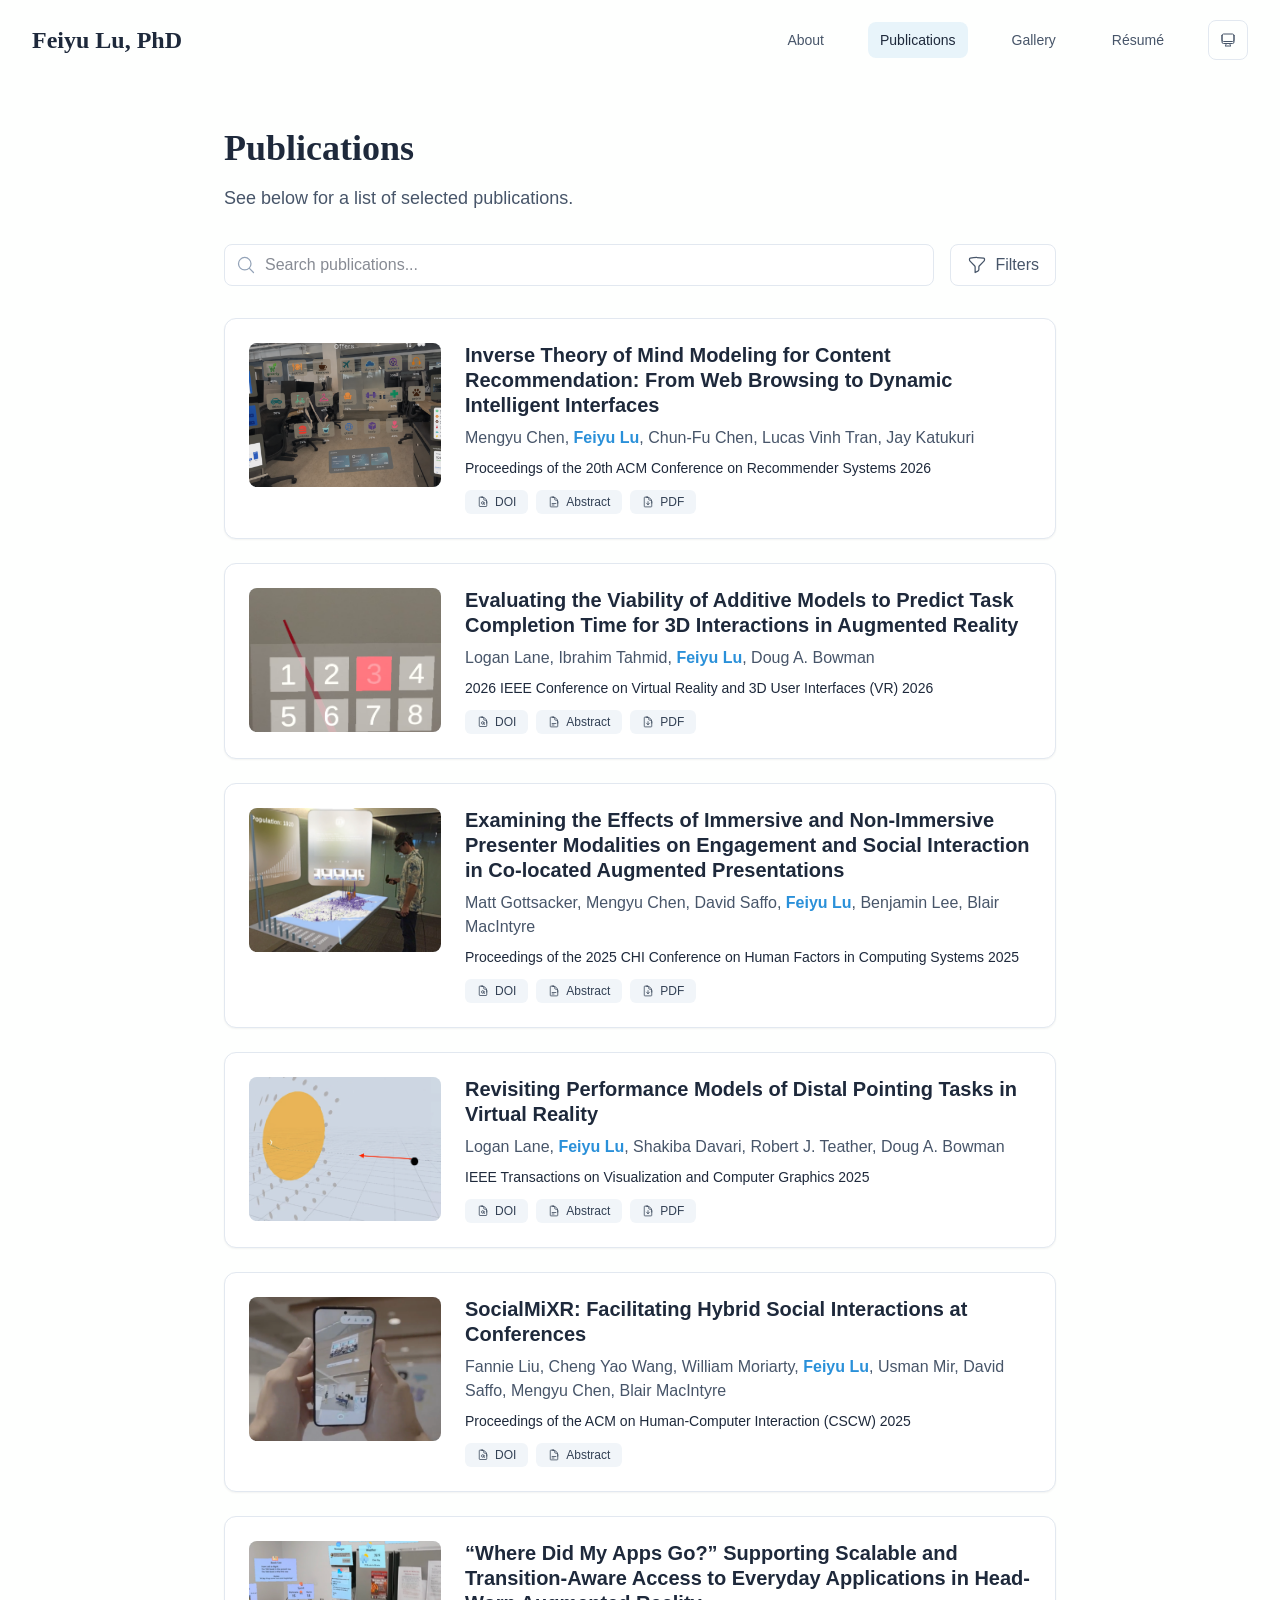
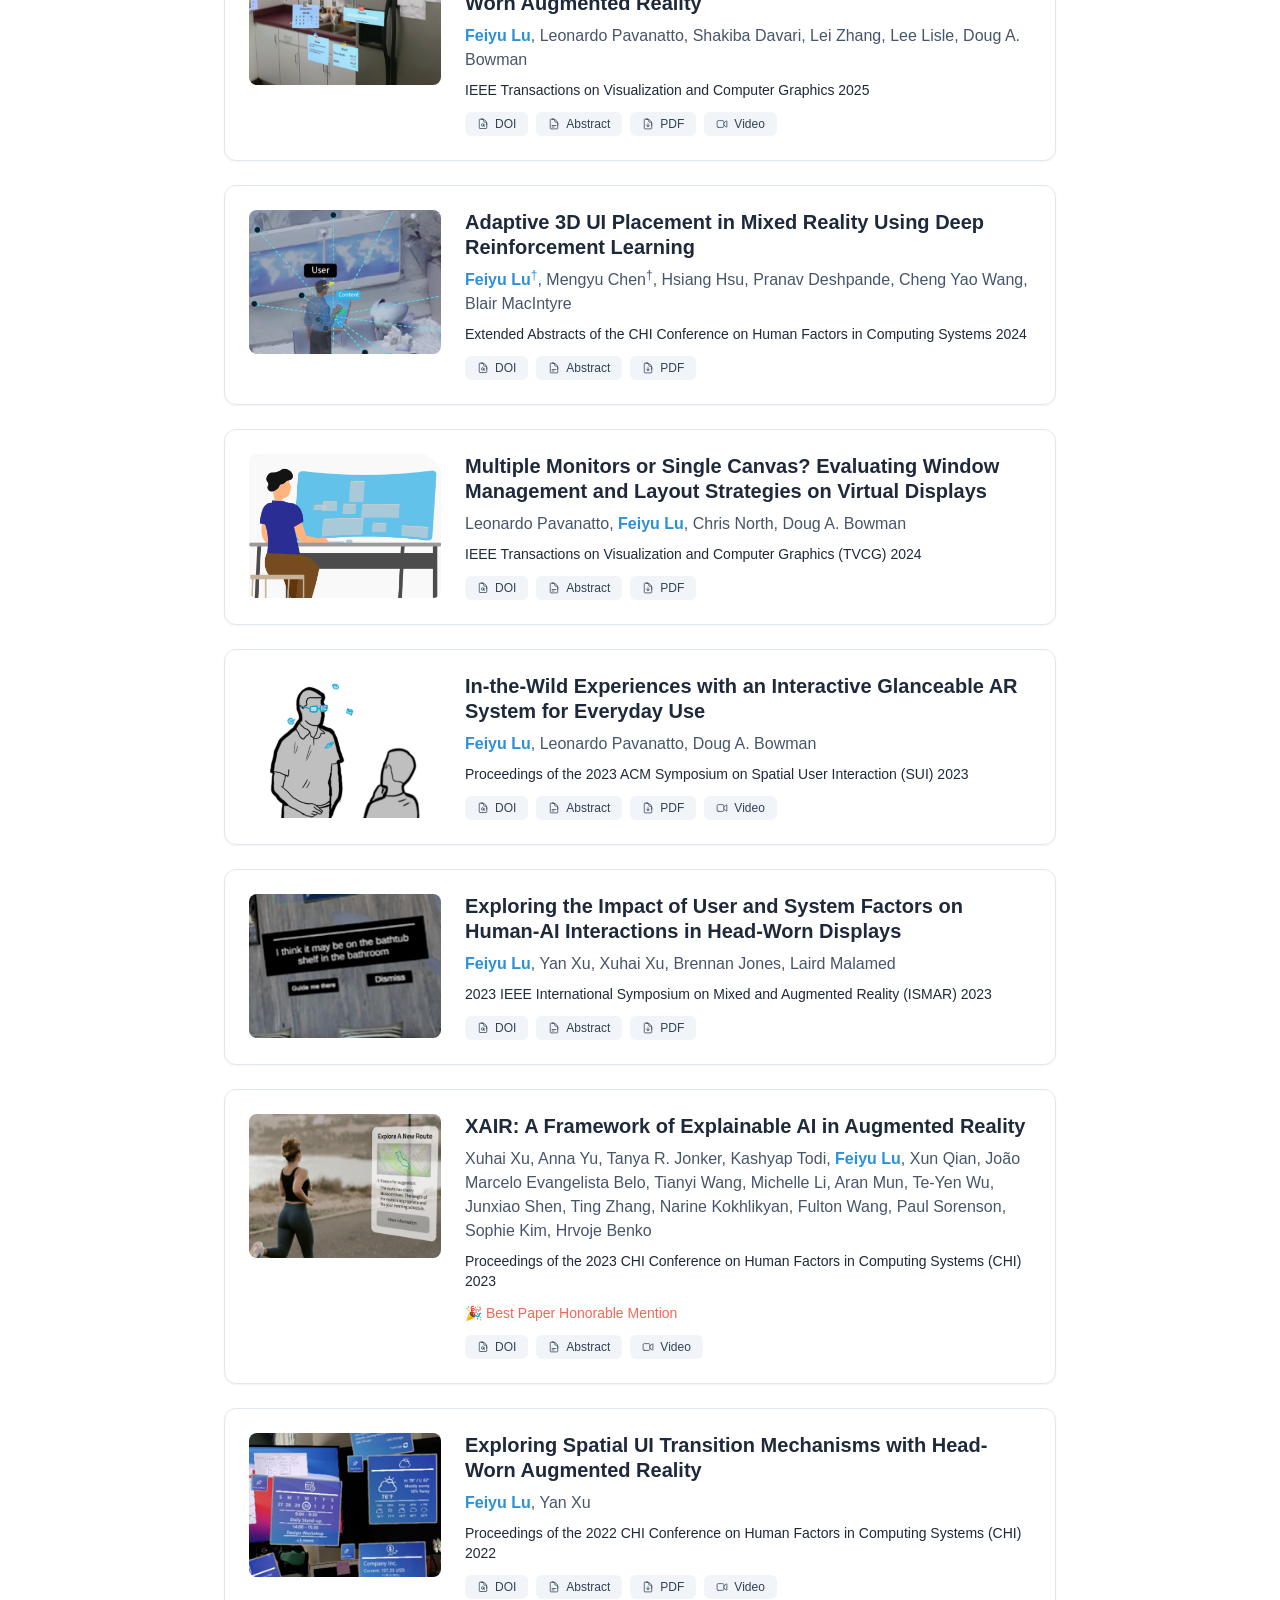
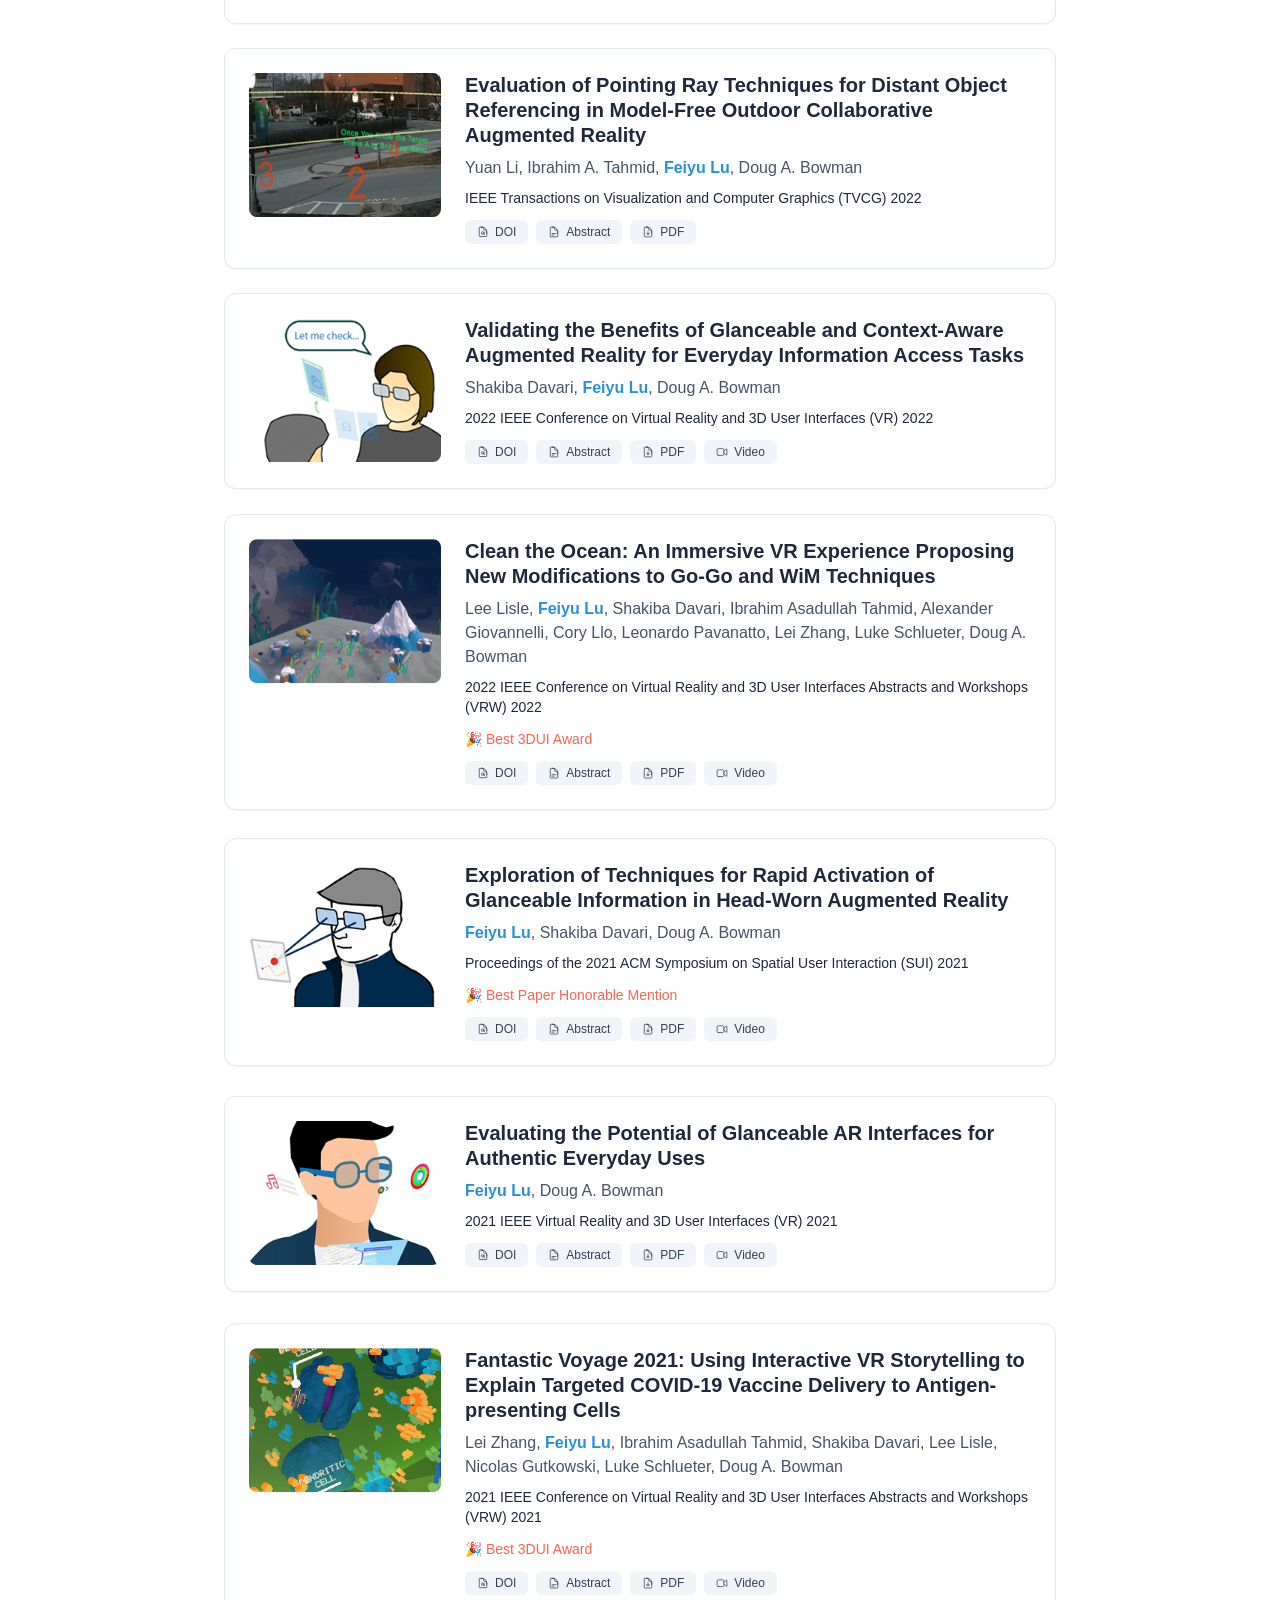
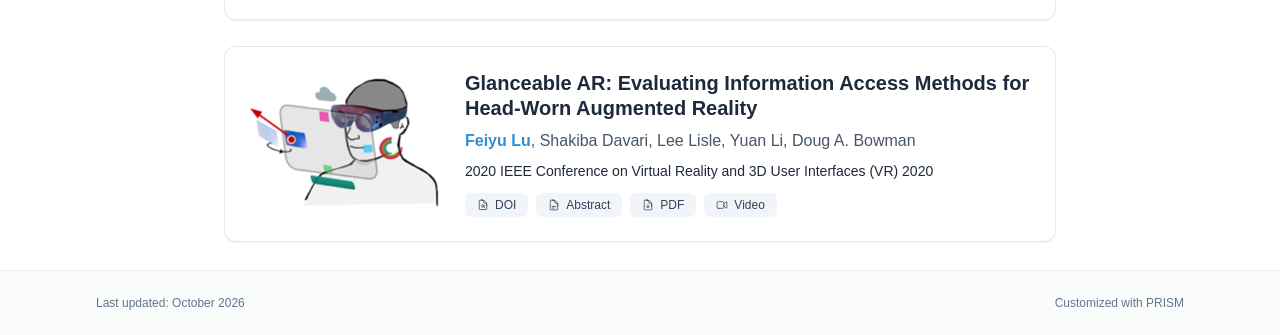
<file: publications/index.html>
<!DOCTYPE html><!--K6INTGVg3k0h162tEXlw1--><html lang="en" class="scroll-smooth"><head><meta charSet="utf-8"/><meta name="viewport" content="width=device-width, initial-scale=1"/><link rel="stylesheet" href="/_next/static/css/d1c5af72691fb62d.css" data-precedence="next"/><link rel="preload" as="script" fetchPriority="low" href="/_next/static/chunks/webpack-32b99883bf220ffe.js"/><script src="/_next/static/chunks/4bd1b696-c023c6e3521b1417.js" async=""></script><script src="/_next/static/chunks/255-e057be79bd379a49.js" async=""></script><script src="/_next/static/chunks/main-app-8730024c91d4fc63.js" async=""></script><script src="/_next/static/chunks/185-02e5984e85404956.js" async=""></script><script src="/_next/static/chunks/619-9168df9c2a29b74b.js" async=""></script><script src="/_next/static/chunks/599-36b43173d762fc47.js" async=""></script><script src="/_next/static/chunks/app/layout-b6f77a097ba0f890.js" async=""></script><script src="/_next/static/chunks/26-d28d9aaef075d600.js" async=""></script><script src="/_next/static/chunks/159-c45695f20b86d5a5.js" async=""></script><script src="/_next/static/chunks/app/%5Bslug%5D/page-48bd55243e2d00c2.js" async=""></script><link rel="icon" href="/FLlogo2.png" type="image/svg+xml"/><link rel="dns-prefetch" href="https://google-fonts.jialeliu.com"/><link rel="preconnect" href="https://google-fonts.jialeliu.com" crossorigin=""/><link rel="preload" as="style" href="https://google-fonts.jialeliu.com/css2?family=Inter:wght@300;400;500;600;700&amp;family=Crimson+Text:ital,wght@0,400;0,600;1,400&amp;display=swap"/><title>Publications | Feiyu Lu, PhD</title><meta name="description" content="See below for a list of selected publications."/><meta name="author" content="Feiyu Lu"/><meta name="keywords" content="Feiyu Lu,PhD,Research,Dolby Laboratories"/><meta name="creator" content="Feiyu Lu"/><meta name="publisher" content="Feiyu Lu"/><meta property="og:title" content="Feiyu Lu, PhD"/><meta property="og:description" content="Research Scientist at JPMorganChase."/><meta property="og:site_name" content="Feiyu Lu&#x27;s Website"/><meta property="og:locale" content="en_US"/><meta property="og:type" content="website"/><meta name="twitter:card" content="summary"/><meta name="twitter:title" content="Feiyu Lu, PhD"/><meta name="twitter:description" content="Research Scientist at JPMorganChase."/><link rel="icon" href="/FLlogo2.png"/><link rel="stylesheet" id="gfonts-css" href="https://google-fonts.jialeliu.com/css2?family=Inter:wght@300;400;500;600;700&amp;family=Crimson+Text:ital,wght@0,400;0,600;1,400&amp;display=swap" media="print"/><script>
              (function(){
                var l = document.getElementById('gfonts-css');
                if (!l) return;
                if (l.media !== 'all') {
                  l.addEventListener('load', function(){ try { l.media = 'all'; } catch(e){} });
                }
              })();
            </script><noscript><link rel="stylesheet" href="https://google-fonts.jialeliu.com/css2?family=Inter:wght@300;400;500;600;700&amp;family=Crimson+Text:ital,wght@0,400;0,600;1,400&amp;display=swap"/></noscript><script>
              try {
                const theme = localStorage.getItem('theme-storage');
                const parsed = theme ? JSON.parse(theme) : null;
                const setting = parsed?.state?.theme || 'system';
                const prefersDark = typeof window !== 'undefined' && window.matchMedia && window.matchMedia('(prefers-color-scheme: dark)').matches;
                const effective = setting === 'dark' ? 'dark' : (setting === 'light' ? 'light' : (prefersDark ? 'dark' : 'light'));
                var root = document.documentElement;
                root.classList.add(effective);
                root.setAttribute('data-theme', effective);
              } catch (e) {
                var root = document.documentElement;
                root.classList.add('light');
                root.setAttribute('data-theme', 'light');
              }
            </script><script src="/_next/static/chunks/polyfills-42372ed130431b0a.js" noModule=""></script></head><body class="font-sans antialiased"><div hidden=""><!--$--><!--/$--></div><div style="visibility:hidden"><nav class="fixed top-0 left-0 right-0 z-50" data-headlessui-state=""><div class="transition-all duration-300 ease-out bg-transparent" style="transform:translateY(-100px)"><div class="max-w-7xl mx-auto px-4 sm:px-6 lg:px-8"><div class="flex justify-between items-center h-16 lg:h-20"><div class="flex-shrink-0" tabindex="0"><a class="text-xl lg:text-2xl font-serif font-semibold text-primary hover:text-accent transition-colors duration-200" href="/">Feiyu Lu, PhD</a></div><div class="hidden lg:block"><div class="ml-10 flex items-center space-x-8"><div class="flex items-baseline space-x-8"><a class="relative px-3 py-2 text-sm font-medium transition-all duration-200 rounded hover:bg-accent/10 hover:shadow-sm text-neutral-600 hover:text-primary" href="/"><span class="relative z-10">About</span></a><a class="relative px-3 py-2 text-sm font-medium transition-all duration-200 rounded hover:bg-accent/10 hover:shadow-sm text-primary" href="/publications/"><span class="relative z-10">Publications</span><div class="absolute inset-0 bg-accent/10 rounded-lg"></div></a><a class="relative px-3 py-2 text-sm font-medium transition-all duration-200 rounded hover:bg-accent/10 hover:shadow-sm text-neutral-600 hover:text-primary" href="/gallery/"><span class="relative z-10">Gallery</span></a><a href="/Feiyu_Lu_Resume.pdf" target="_blank" rel="noopener noreferrer" class="px-3 py-2 text-sm font-medium text-neutral-600 hover:text-primary transition-all duration-200 rounded hover:bg-accent/10 hover:shadow-sm">Résumé</a></div><div class="flex items-center justify-center w-10 h-10 rounded-lg border border-neutral-200 dark:border-[rgba(148,163,184,0.24)] bg-background dark:bg-neutral-800"><div class="w-4 h-4 rounded-full bg-neutral-300 animate-pulse"></div></div></div></div><div class="lg:hidden flex items-center space-x-2"><div class="flex items-center justify-center w-10 h-10 rounded-lg border border-neutral-200 dark:border-[rgba(148,163,184,0.24)] bg-background dark:bg-neutral-800"><div class="w-4 h-4 rounded-full bg-neutral-300 animate-pulse"></div></div><button class="inline-flex items-center justify-center p-2 rounded-md text-neutral-600 hover:text-primary hover:bg-neutral-100 dark:hover:bg-neutral-800 focus:outline-none focus:ring-2 focus:ring-inset focus:ring-accent transition-colors duration-200" id="headlessui-disclosure-button-_R_5pdb_" type="button" aria-expanded="false" data-headlessui-state=""><span class="sr-only">Open main menu</span><div><svg xmlns="http://www.w3.org/2000/svg" fill="none" viewBox="0 0 24 24" stroke-width="1.5" stroke="currentColor" aria-hidden="true" data-slot="icon" class="block h-6 w-6"><path stroke-linecap="round" stroke-linejoin="round" d="M3.75 6.75h16.5M3.75 12h16.5m-16.5 5.25h16.5"></path></svg></div></button></div></div></div></div></nav><main class="min-h-screen pt-16 lg:pt-20"><div class="max-w-4xl mx-auto px-4 sm:px-6 lg:px-8 py-12"><div style="opacity:0;transform:translateY(20px)"><div class="mb-8"><h1 class="text-4xl font-serif font-bold text-primary mb-4">Publications</h1><p class="text-lg text-neutral-600 dark:text-neutral-500 max-w-2xl">See below for a list of selected publications.</p></div><div class="mb-8 space-y-4"><div class="flex flex-col sm:flex-row gap-4"><div class="relative flex-grow"><svg xmlns="http://www.w3.org/2000/svg" fill="none" viewBox="0 0 24 24" stroke-width="1.5" stroke="currentColor" aria-hidden="true" data-slot="icon" class="absolute left-3 top-1/2 transform -translate-y-1/2 h-5 w-5 text-neutral-400"><path stroke-linecap="round" stroke-linejoin="round" d="m21 21-5.197-5.197m0 0A7.5 7.5 0 1 0 5.196 5.196a7.5 7.5 0 0 0 10.607 10.607Z"></path></svg><input type="text" placeholder="Search publications..." class="w-full pl-10 pr-4 py-2 rounded-lg border border-neutral-200 dark:border-neutral-800 bg-white dark:bg-neutral-900 focus:ring-2 focus:ring-accent focus:border-transparent transition-all duration-200" value=""/></div><button class="flex items-center justify-center px-4 py-2 rounded-lg border transition-all duration-200 bg-white dark:bg-neutral-900 border-neutral-200 dark:border-neutral-800 text-neutral-600 hover:border-accent hover:text-accent"><svg xmlns="http://www.w3.org/2000/svg" fill="none" viewBox="0 0 24 24" stroke-width="1.5" stroke="currentColor" aria-hidden="true" data-slot="icon" class="h-5 w-5 mr-2"><path stroke-linecap="round" stroke-linejoin="round" d="M12 3c2.755 0 5.455.232 8.083.678.533.09.917.556.917 1.096v1.044a2.25 2.25 0 0 1-.659 1.591l-5.432 5.432a2.25 2.25 0 0 0-.659 1.591v2.927a2.25 2.25 0 0 1-1.244 2.013L9.75 21v-6.568a2.25 2.25 0 0 0-.659-1.591L3.659 7.409A2.25 2.25 0 0 1 3 5.818V4.774c0-.54.384-1.006.917-1.096A48.32 48.32 0 0 1 12 3Z"></path></svg>Filters</button></div></div><div class="space-y-6"><div class="bg-white dark:bg-neutral-900 p-6 rounded-xl shadow-sm border border-neutral-200 dark:border-neutral-800 hover:shadow-md transition-all duration-200" style="opacity:0;transform:translateY(20px)"><div class="flex flex-col md:flex-row gap-6"><div class="w-full md:w-48 flex-shrink-0"><div class="aspect-video md:aspect-[4/3] relative rounded-lg overflow-hidden bg-neutral-100 dark:bg-neutral-800"><img alt="Inverse Theory of Mind Modeling for Content Recommendation: From Web Browsing to Dynamic Intelligent Interfaces" loading="lazy" decoding="async" data-nimg="fill" class="object-cover" style="position:absolute;height:100%;width:100%;left:0;top:0;right:0;bottom:0;color:transparent" src="/teasers/inverseToM.png"/></div></div><div class="flex-grow"><h3 class="text-xl font-semibold text-primary mb-2 leading-tight">Inverse Theory of Mind Modeling for Content Recommendation: From Web Browsing to Dynamic Intelligent Interfaces</h3><p class="text-base text-neutral-600 dark:text-neutral-400 mb-2"><span><span class=" ">Mengyu Chen</span>, </span><span><span class="font-semibold text-accent ">Feiyu Lu</span>, </span><span><span class=" ">Chun-Fu Chen</span>, </span><span><span class=" ">Lucas Vinh Tran</span>, </span><span><span class=" ">Jay Katukuri</span></span></p><p class="text-sm font-medium text-neutral-800 dark:text-neutral-600 mb-3">Proceedings of the 20th ACM Conference on Recommender Systems<!-- --> <!-- -->2026</p><div class="flex flex-wrap gap-2 mt-auto"><a href="https://doi.org/10.1145/3773078.3831787" target="_blank" rel="noopener noreferrer" class="inline-flex items-center px-3 py-1 rounded-md text-xs font-medium bg-neutral-100 dark:bg-neutral-800 text-neutral-700 dark:text-neutral-300 hover:bg-accent hover:text-white transition-colors"><svg xmlns="http://www.w3.org/2000/svg" fill="none" viewBox="0 0 24 24" stroke-width="1.5" stroke="currentColor" aria-hidden="true" data-slot="icon" class="h-3 w-3 mr-1.5"><path stroke-linecap="round" stroke-linejoin="round" d="M19.5 14.25v-2.625a3.375 3.375 0 0 0-3.375-3.375h-1.5A1.125 1.125 0 0 1 13.5 7.125v-1.5a3.375 3.375 0 0 0-3.375-3.375H8.25m5.231 13.481L15 17.25m-4.5-15H5.625c-.621 0-1.125.504-1.125 1.125v16.5c0 .621.504 1.125 1.125 1.125h12.75c.621 0 1.125-.504 1.125-1.125V11.25a9 9 0 0 0-9-9Zm3.75 11.625a2.625 2.625 0 1 1-5.25 0 2.625 2.625 0 0 1 5.25 0Z"></path></svg>DOI</a><button class="inline-flex items-center px-3 py-1 rounded-md text-xs font-medium transition-colors bg-neutral-100 dark:bg-neutral-800 text-neutral-700 dark:text-neutral-300 hover:bg-accent hover:text-white"><svg xmlns="http://www.w3.org/2000/svg" fill="none" viewBox="0 0 24 24" stroke-width="1.5" stroke="currentColor" aria-hidden="true" data-slot="icon" class="h-3 w-3 mr-1.5"><path stroke-linecap="round" stroke-linejoin="round" d="M19.5 14.25v-2.625a3.375 3.375 0 0 0-3.375-3.375h-1.5A1.125 1.125 0 0 1 13.5 7.125v-1.5a3.375 3.375 0 0 0-3.375-3.375H8.25m0 12.75h7.5m-7.5 3H12M10.5 2.25H5.625c-.621 0-1.125.504-1.125 1.125v17.25c0 .621.504 1.125 1.125 1.125h12.75c.621 0 1.125-.504 1.125-1.125V11.25a9 9 0 0 0-9-9Z"></path></svg>Abstract</button><a href="/papers/chen26inverseToM.pdf" target="_blank" rel="noopener noreferrer" class="inline-flex items-center px-3 py-1 rounded-md text-xs font-medium bg-neutral-100 dark:bg-neutral-800 text-neutral-700 dark:text-neutral-300 hover:bg-accent hover:text-white transition-colors"><svg xmlns="http://www.w3.org/2000/svg" fill="none" viewBox="0 0 24 24" stroke-width="1.5" stroke="currentColor" aria-hidden="true" data-slot="icon" class="h-3 w-3 mr-1.5"><path stroke-linecap="round" stroke-linejoin="round" d="M19.5 14.25v-2.625a3.375 3.375 0 0 0-3.375-3.375h-1.5A1.125 1.125 0 0 1 13.5 7.125v-1.5a3.375 3.375 0 0 0-3.375-3.375H8.25m.75 12 3 3m0 0 3-3m-3 3v-6m-1.5-9H5.625c-.621 0-1.125.504-1.125 1.125v17.25c0 .621.504 1.125 1.125 1.125h12.75c.621 0 1.125-.504 1.125-1.125V11.25a9 9 0 0 0-9-9Z"></path></svg>PDF</a></div></div></div></div><div class="bg-white dark:bg-neutral-900 p-6 rounded-xl shadow-sm border border-neutral-200 dark:border-neutral-800 hover:shadow-md transition-all duration-200" style="opacity:0;transform:translateY(20px)"><div class="flex flex-col md:flex-row gap-6"><div class="w-full md:w-48 flex-shrink-0"><div class="aspect-video md:aspect-[4/3] relative rounded-lg overflow-hidden bg-neutral-100 dark:bg-neutral-800"><img alt="Evaluating the Viability of Additive Models to Predict Task Completion Time for 3D Interactions in Augmented Reality" loading="lazy" decoding="async" data-nimg="fill" class="object-cover" style="position:absolute;height:100%;width:100%;left:0;top:0;right:0;bottom:0;color:transparent" src="/teasers/klm.png"/></div></div><div class="flex-grow"><h3 class="text-xl font-semibold text-primary mb-2 leading-tight">Evaluating the Viability of Additive Models to Predict Task Completion Time for 3D Interactions in Augmented Reality</h3><p class="text-base text-neutral-600 dark:text-neutral-400 mb-2"><span><span class=" ">Logan Lane</span>, </span><span><span class=" ">Ibrahim Tahmid</span>, </span><span><span class="font-semibold text-accent ">Feiyu Lu</span>, </span><span><span class=" ">Doug A. Bowman</span></span></p><p class="text-sm font-medium text-neutral-800 dark:text-neutral-600 mb-3">2026 IEEE Conference on Virtual Reality and 3D User Interfaces (VR)<!-- --> <!-- -->2026</p><div class="flex flex-wrap gap-2 mt-auto"><a href="https://doi.org/10.1109/VR67842.2026.00027" target="_blank" rel="noopener noreferrer" class="inline-flex items-center px-3 py-1 rounded-md text-xs font-medium bg-neutral-100 dark:bg-neutral-800 text-neutral-700 dark:text-neutral-300 hover:bg-accent hover:text-white transition-colors"><svg xmlns="http://www.w3.org/2000/svg" fill="none" viewBox="0 0 24 24" stroke-width="1.5" stroke="currentColor" aria-hidden="true" data-slot="icon" class="h-3 w-3 mr-1.5"><path stroke-linecap="round" stroke-linejoin="round" d="M19.5 14.25v-2.625a3.375 3.375 0 0 0-3.375-3.375h-1.5A1.125 1.125 0 0 1 13.5 7.125v-1.5a3.375 3.375 0 0 0-3.375-3.375H8.25m5.231 13.481L15 17.25m-4.5-15H5.625c-.621 0-1.125.504-1.125 1.125v16.5c0 .621.504 1.125 1.125 1.125h12.75c.621 0 1.125-.504 1.125-1.125V11.25a9 9 0 0 0-9-9Zm3.75 11.625a2.625 2.625 0 1 1-5.25 0 2.625 2.625 0 0 1 5.25 0Z"></path></svg>DOI</a><button class="inline-flex items-center px-3 py-1 rounded-md text-xs font-medium transition-colors bg-neutral-100 dark:bg-neutral-800 text-neutral-700 dark:text-neutral-300 hover:bg-accent hover:text-white"><svg xmlns="http://www.w3.org/2000/svg" fill="none" viewBox="0 0 24 24" stroke-width="1.5" stroke="currentColor" aria-hidden="true" data-slot="icon" class="h-3 w-3 mr-1.5"><path stroke-linecap="round" stroke-linejoin="round" d="M19.5 14.25v-2.625a3.375 3.375 0 0 0-3.375-3.375h-1.5A1.125 1.125 0 0 1 13.5 7.125v-1.5a3.375 3.375 0 0 0-3.375-3.375H8.25m0 12.75h7.5m-7.5 3H12M10.5 2.25H5.625c-.621 0-1.125.504-1.125 1.125v17.25c0 .621.504 1.125 1.125 1.125h12.75c.621 0 1.125-.504 1.125-1.125V11.25a9 9 0 0 0-9-9Z"></path></svg>Abstract</button><a href="/papers/vr26klm.pdf" target="_blank" rel="noopener noreferrer" class="inline-flex items-center px-3 py-1 rounded-md text-xs font-medium bg-neutral-100 dark:bg-neutral-800 text-neutral-700 dark:text-neutral-300 hover:bg-accent hover:text-white transition-colors"><svg xmlns="http://www.w3.org/2000/svg" fill="none" viewBox="0 0 24 24" stroke-width="1.5" stroke="currentColor" aria-hidden="true" data-slot="icon" class="h-3 w-3 mr-1.5"><path stroke-linecap="round" stroke-linejoin="round" d="M19.5 14.25v-2.625a3.375 3.375 0 0 0-3.375-3.375h-1.5A1.125 1.125 0 0 1 13.5 7.125v-1.5a3.375 3.375 0 0 0-3.375-3.375H8.25m.75 12 3 3m0 0 3-3m-3 3v-6m-1.5-9H5.625c-.621 0-1.125.504-1.125 1.125v17.25c0 .621.504 1.125 1.125 1.125h12.75c.621 0 1.125-.504 1.125-1.125V11.25a9 9 0 0 0-9-9Z"></path></svg>PDF</a></div></div></div></div><div class="bg-white dark:bg-neutral-900 p-6 rounded-xl shadow-sm border border-neutral-200 dark:border-neutral-800 hover:shadow-md transition-all duration-200" style="opacity:0;transform:translateY(20px)"><div class="flex flex-col md:flex-row gap-6"><div class="w-full md:w-48 flex-shrink-0"><div class="aspect-video md:aspect-[4/3] relative rounded-lg overflow-hidden bg-neutral-100 dark:bg-neutral-800"><img alt="Examining the Effects of Immersive and Non-Immersive Presenter Modalities on Engagement and Social Interaction in Co-located Augmented Presentations" loading="lazy" decoding="async" data-nimg="fill" class="object-cover" style="position:absolute;height:100%;width:100%;left:0;top:0;right:0;bottom:0;color:transparent" src="/teasers/immpresentation.png"/></div></div><div class="flex-grow"><h3 class="text-xl font-semibold text-primary mb-2 leading-tight">Examining the Effects of Immersive and Non-Immersive Presenter Modalities on Engagement and Social Interaction in Co-located Augmented Presentations</h3><p class="text-base text-neutral-600 dark:text-neutral-400 mb-2"><span><span class=" ">Matt Gottsacker</span>, </span><span><span class=" ">Mengyu Chen</span>, </span><span><span class=" ">David Saffo</span>, </span><span><span class="font-semibold text-accent ">Feiyu Lu</span>, </span><span><span class=" ">Benjamin Lee</span>, </span><span><span class=" ">Blair MacIntyre</span></span></p><p class="text-sm font-medium text-neutral-800 dark:text-neutral-600 mb-3">Proceedings of the 2025 CHI Conference on Human Factors in Computing Systems<!-- --> <!-- -->2025</p><div class="flex flex-wrap gap-2 mt-auto"><a href="https://doi.org/10.1145/3706598.3713346" target="_blank" rel="noopener noreferrer" class="inline-flex items-center px-3 py-1 rounded-md text-xs font-medium bg-neutral-100 dark:bg-neutral-800 text-neutral-700 dark:text-neutral-300 hover:bg-accent hover:text-white transition-colors"><svg xmlns="http://www.w3.org/2000/svg" fill="none" viewBox="0 0 24 24" stroke-width="1.5" stroke="currentColor" aria-hidden="true" data-slot="icon" class="h-3 w-3 mr-1.5"><path stroke-linecap="round" stroke-linejoin="round" d="M19.5 14.25v-2.625a3.375 3.375 0 0 0-3.375-3.375h-1.5A1.125 1.125 0 0 1 13.5 7.125v-1.5a3.375 3.375 0 0 0-3.375-3.375H8.25m5.231 13.481L15 17.25m-4.5-15H5.625c-.621 0-1.125.504-1.125 1.125v16.5c0 .621.504 1.125 1.125 1.125h12.75c.621 0 1.125-.504 1.125-1.125V11.25a9 9 0 0 0-9-9Zm3.75 11.625a2.625 2.625 0 1 1-5.25 0 2.625 2.625 0 0 1 5.25 0Z"></path></svg>DOI</a><button class="inline-flex items-center px-3 py-1 rounded-md text-xs font-medium transition-colors bg-neutral-100 dark:bg-neutral-800 text-neutral-700 dark:text-neutral-300 hover:bg-accent hover:text-white"><svg xmlns="http://www.w3.org/2000/svg" fill="none" viewBox="0 0 24 24" stroke-width="1.5" stroke="currentColor" aria-hidden="true" data-slot="icon" class="h-3 w-3 mr-1.5"><path stroke-linecap="round" stroke-linejoin="round" d="M19.5 14.25v-2.625a3.375 3.375 0 0 0-3.375-3.375h-1.5A1.125 1.125 0 0 1 13.5 7.125v-1.5a3.375 3.375 0 0 0-3.375-3.375H8.25m0 12.75h7.5m-7.5 3H12M10.5 2.25H5.625c-.621 0-1.125.504-1.125 1.125v17.25c0 .621.504 1.125 1.125 1.125h12.75c.621 0 1.125-.504 1.125-1.125V11.25a9 9 0 0 0-9-9Z"></path></svg>Abstract</button><a href="/papers/chi25presentation.pdf" target="_blank" rel="noopener noreferrer" class="inline-flex items-center px-3 py-1 rounded-md text-xs font-medium bg-neutral-100 dark:bg-neutral-800 text-neutral-700 dark:text-neutral-300 hover:bg-accent hover:text-white transition-colors"><svg xmlns="http://www.w3.org/2000/svg" fill="none" viewBox="0 0 24 24" stroke-width="1.5" stroke="currentColor" aria-hidden="true" data-slot="icon" class="h-3 w-3 mr-1.5"><path stroke-linecap="round" stroke-linejoin="round" d="M19.5 14.25v-2.625a3.375 3.375 0 0 0-3.375-3.375h-1.5A1.125 1.125 0 0 1 13.5 7.125v-1.5a3.375 3.375 0 0 0-3.375-3.375H8.25m.75 12 3 3m0 0 3-3m-3 3v-6m-1.5-9H5.625c-.621 0-1.125.504-1.125 1.125v17.25c0 .621.504 1.125 1.125 1.125h12.75c.621 0 1.125-.504 1.125-1.125V11.25a9 9 0 0 0-9-9Z"></path></svg>PDF</a></div></div></div></div><div class="bg-white dark:bg-neutral-900 p-6 rounded-xl shadow-sm border border-neutral-200 dark:border-neutral-800 hover:shadow-md transition-all duration-200" style="opacity:0;transform:translateY(20px)"><div class="flex flex-col md:flex-row gap-6"><div class="w-full md:w-48 flex-shrink-0"><div class="aspect-video md:aspect-[4/3] relative rounded-lg overflow-hidden bg-neutral-100 dark:bg-neutral-800"><img alt="Revisiting Performance Models of Distal Pointing Tasks in Virtual Reality" loading="lazy" decoding="async" data-nimg="fill" class="object-cover" style="position:absolute;height:100%;width:100%;left:0;top:0;right:0;bottom:0;color:transparent" src="/teasers/distalpointing25.png"/></div></div><div class="flex-grow"><h3 class="text-xl font-semibold text-primary mb-2 leading-tight">Revisiting Performance Models of Distal Pointing Tasks in Virtual Reality</h3><p class="text-base text-neutral-600 dark:text-neutral-400 mb-2"><span><span class=" ">Logan Lane</span>, </span><span><span class="font-semibold text-accent ">Feiyu Lu</span>, </span><span><span class=" ">Shakiba Davari</span>, </span><span><span class=" ">Robert J. Teather</span>, </span><span><span class=" ">Doug A. Bowman</span></span></p><p class="text-sm font-medium text-neutral-800 dark:text-neutral-600 mb-3">IEEE Transactions on Visualization and Computer Graphics<!-- --> <!-- -->2025</p><div class="flex flex-wrap gap-2 mt-auto"><a href="https://doi.org/10.1109/TVCG.2025.3567078" target="_blank" rel="noopener noreferrer" class="inline-flex items-center px-3 py-1 rounded-md text-xs font-medium bg-neutral-100 dark:bg-neutral-800 text-neutral-700 dark:text-neutral-300 hover:bg-accent hover:text-white transition-colors"><svg xmlns="http://www.w3.org/2000/svg" fill="none" viewBox="0 0 24 24" stroke-width="1.5" stroke="currentColor" aria-hidden="true" data-slot="icon" class="h-3 w-3 mr-1.5"><path stroke-linecap="round" stroke-linejoin="round" d="M19.5 14.25v-2.625a3.375 3.375 0 0 0-3.375-3.375h-1.5A1.125 1.125 0 0 1 13.5 7.125v-1.5a3.375 3.375 0 0 0-3.375-3.375H8.25m5.231 13.481L15 17.25m-4.5-15H5.625c-.621 0-1.125.504-1.125 1.125v16.5c0 .621.504 1.125 1.125 1.125h12.75c.621 0 1.125-.504 1.125-1.125V11.25a9 9 0 0 0-9-9Zm3.75 11.625a2.625 2.625 0 1 1-5.25 0 2.625 2.625 0 0 1 5.25 0Z"></path></svg>DOI</a><button class="inline-flex items-center px-3 py-1 rounded-md text-xs font-medium transition-colors bg-neutral-100 dark:bg-neutral-800 text-neutral-700 dark:text-neutral-300 hover:bg-accent hover:text-white"><svg xmlns="http://www.w3.org/2000/svg" fill="none" viewBox="0 0 24 24" stroke-width="1.5" stroke="currentColor" aria-hidden="true" data-slot="icon" class="h-3 w-3 mr-1.5"><path stroke-linecap="round" stroke-linejoin="round" d="M19.5 14.25v-2.625a3.375 3.375 0 0 0-3.375-3.375h-1.5A1.125 1.125 0 0 1 13.5 7.125v-1.5a3.375 3.375 0 0 0-3.375-3.375H8.25m0 12.75h7.5m-7.5 3H12M10.5 2.25H5.625c-.621 0-1.125.504-1.125 1.125v17.25c0 .621.504 1.125 1.125 1.125h12.75c.621 0 1.125-.504 1.125-1.125V11.25a9 9 0 0 0-9-9Z"></path></svg>Abstract</button><a href="/papers/tvcg24distalpointing.pdf" target="_blank" rel="noopener noreferrer" class="inline-flex items-center px-3 py-1 rounded-md text-xs font-medium bg-neutral-100 dark:bg-neutral-800 text-neutral-700 dark:text-neutral-300 hover:bg-accent hover:text-white transition-colors"><svg xmlns="http://www.w3.org/2000/svg" fill="none" viewBox="0 0 24 24" stroke-width="1.5" stroke="currentColor" aria-hidden="true" data-slot="icon" class="h-3 w-3 mr-1.5"><path stroke-linecap="round" stroke-linejoin="round" d="M19.5 14.25v-2.625a3.375 3.375 0 0 0-3.375-3.375h-1.5A1.125 1.125 0 0 1 13.5 7.125v-1.5a3.375 3.375 0 0 0-3.375-3.375H8.25m.75 12 3 3m0 0 3-3m-3 3v-6m-1.5-9H5.625c-.621 0-1.125.504-1.125 1.125v17.25c0 .621.504 1.125 1.125 1.125h12.75c.621 0 1.125-.504 1.125-1.125V11.25a9 9 0 0 0-9-9Z"></path></svg>PDF</a></div></div></div></div><div class="bg-white dark:bg-neutral-900 p-6 rounded-xl shadow-sm border border-neutral-200 dark:border-neutral-800 hover:shadow-md transition-all duration-200" style="opacity:0;transform:translateY(20px)"><div class="flex flex-col md:flex-row gap-6"><div class="w-full md:w-48 flex-shrink-0"><div class="aspect-video md:aspect-[4/3] relative rounded-lg overflow-hidden bg-neutral-100 dark:bg-neutral-800"><img alt="SocialMiXR: Facilitating Hybrid Social Interactions at Conferences" loading="lazy" decoding="async" data-nimg="fill" class="object-cover" style="position:absolute;height:100%;width:100%;left:0;top:0;right:0;bottom:0;color:transparent" src="/teasers/cscwhybridconf.png"/></div></div><div class="flex-grow"><h3 class="text-xl font-semibold text-primary mb-2 leading-tight">SocialMiXR: Facilitating Hybrid Social Interactions at Conferences</h3><p class="text-base text-neutral-600 dark:text-neutral-400 mb-2"><span><span class=" ">Fannie Liu</span>, </span><span><span class=" ">Cheng Yao Wang</span>, </span><span><span class=" ">William Moriarty</span>, </span><span><span class="font-semibold text-accent ">Feiyu Lu</span>, </span><span><span class=" ">Usman Mir</span>, </span><span><span class=" ">David Saffo</span>, </span><span><span class=" ">Mengyu Chen</span>, </span><span><span class=" ">Blair MacIntyre</span></span></p><p class="text-sm font-medium text-neutral-800 dark:text-neutral-600 mb-3">Proceedings of the ACM on Human-Computer Interaction (CSCW)<!-- --> <!-- -->2025</p><div class="flex flex-wrap gap-2 mt-auto"><a href="https://doi.org/10.1145/3711069" target="_blank" rel="noopener noreferrer" class="inline-flex items-center px-3 py-1 rounded-md text-xs font-medium bg-neutral-100 dark:bg-neutral-800 text-neutral-700 dark:text-neutral-300 hover:bg-accent hover:text-white transition-colors"><svg xmlns="http://www.w3.org/2000/svg" fill="none" viewBox="0 0 24 24" stroke-width="1.5" stroke="currentColor" aria-hidden="true" data-slot="icon" class="h-3 w-3 mr-1.5"><path stroke-linecap="round" stroke-linejoin="round" d="M19.5 14.25v-2.625a3.375 3.375 0 0 0-3.375-3.375h-1.5A1.125 1.125 0 0 1 13.5 7.125v-1.5a3.375 3.375 0 0 0-3.375-3.375H8.25m5.231 13.481L15 17.25m-4.5-15H5.625c-.621 0-1.125.504-1.125 1.125v16.5c0 .621.504 1.125 1.125 1.125h12.75c.621 0 1.125-.504 1.125-1.125V11.25a9 9 0 0 0-9-9Zm3.75 11.625a2.625 2.625 0 1 1-5.25 0 2.625 2.625 0 0 1 5.25 0Z"></path></svg>DOI</a><button class="inline-flex items-center px-3 py-1 rounded-md text-xs font-medium transition-colors bg-neutral-100 dark:bg-neutral-800 text-neutral-700 dark:text-neutral-300 hover:bg-accent hover:text-white"><svg xmlns="http://www.w3.org/2000/svg" fill="none" viewBox="0 0 24 24" stroke-width="1.5" stroke="currentColor" aria-hidden="true" data-slot="icon" class="h-3 w-3 mr-1.5"><path stroke-linecap="round" stroke-linejoin="round" d="M19.5 14.25v-2.625a3.375 3.375 0 0 0-3.375-3.375h-1.5A1.125 1.125 0 0 1 13.5 7.125v-1.5a3.375 3.375 0 0 0-3.375-3.375H8.25m0 12.75h7.5m-7.5 3H12M10.5 2.25H5.625c-.621 0-1.125.504-1.125 1.125v17.25c0 .621.504 1.125 1.125 1.125h12.75c.621 0 1.125-.504 1.125-1.125V11.25a9 9 0 0 0-9-9Z"></path></svg>Abstract</button></div></div></div></div><div class="bg-white dark:bg-neutral-900 p-6 rounded-xl shadow-sm border border-neutral-200 dark:border-neutral-800 hover:shadow-md transition-all duration-200" style="opacity:0;transform:translateY(20px)"><div class="flex flex-col md:flex-row gap-6"><div class="w-full md:w-48 flex-shrink-0"><div class="aspect-video md:aspect-[4/3] relative rounded-lg overflow-hidden bg-neutral-100 dark:bg-neutral-800"><img alt="“Where Did My Apps Go?” Supporting Scalable and Transition-Aware Access to Everyday Applications in Head-Worn Augmented Reality" loading="lazy" decoding="async" data-nimg="fill" class="object-cover" style="position:absolute;height:100%;width:100%;left:0;top:0;right:0;bottom:0;color:transparent" src="/teasers/lu_transition_24.png"/></div></div><div class="flex-grow"><h3 class="text-xl font-semibold text-primary mb-2 leading-tight">“Where Did My Apps Go?” Supporting Scalable and Transition-Aware Access to Everyday Applications in Head-Worn Augmented Reality</h3><p class="text-base text-neutral-600 dark:text-neutral-400 mb-2"><span><span class="font-semibold text-accent ">Feiyu Lu</span>, </span><span><span class=" ">Leonardo Pavanatto</span>, </span><span><span class=" ">Shakiba Davari</span>, </span><span><span class=" ">Lei Zhang</span>, </span><span><span class=" ">Lee Lisle</span>, </span><span><span class=" ">Doug A. Bowman</span></span></p><p class="text-sm font-medium text-neutral-800 dark:text-neutral-600 mb-3">IEEE Transactions on Visualization and Computer Graphics<!-- --> <!-- -->2025</p><div class="flex flex-wrap gap-2 mt-auto"><a href="https://doi.org/10.1109/TVCG.2024.3493115" target="_blank" rel="noopener noreferrer" class="inline-flex items-center px-3 py-1 rounded-md text-xs font-medium bg-neutral-100 dark:bg-neutral-800 text-neutral-700 dark:text-neutral-300 hover:bg-accent hover:text-white transition-colors"><svg xmlns="http://www.w3.org/2000/svg" fill="none" viewBox="0 0 24 24" stroke-width="1.5" stroke="currentColor" aria-hidden="true" data-slot="icon" class="h-3 w-3 mr-1.5"><path stroke-linecap="round" stroke-linejoin="round" d="M19.5 14.25v-2.625a3.375 3.375 0 0 0-3.375-3.375h-1.5A1.125 1.125 0 0 1 13.5 7.125v-1.5a3.375 3.375 0 0 0-3.375-3.375H8.25m5.231 13.481L15 17.25m-4.5-15H5.625c-.621 0-1.125.504-1.125 1.125v16.5c0 .621.504 1.125 1.125 1.125h12.75c.621 0 1.125-.504 1.125-1.125V11.25a9 9 0 0 0-9-9Zm3.75 11.625a2.625 2.625 0 1 1-5.25 0 2.625 2.625 0 0 1 5.25 0Z"></path></svg>DOI</a><button class="inline-flex items-center px-3 py-1 rounded-md text-xs font-medium transition-colors bg-neutral-100 dark:bg-neutral-800 text-neutral-700 dark:text-neutral-300 hover:bg-accent hover:text-white"><svg xmlns="http://www.w3.org/2000/svg" fill="none" viewBox="0 0 24 24" stroke-width="1.5" stroke="currentColor" aria-hidden="true" data-slot="icon" class="h-3 w-3 mr-1.5"><path stroke-linecap="round" stroke-linejoin="round" d="M19.5 14.25v-2.625a3.375 3.375 0 0 0-3.375-3.375h-1.5A1.125 1.125 0 0 1 13.5 7.125v-1.5a3.375 3.375 0 0 0-3.375-3.375H8.25m0 12.75h7.5m-7.5 3H12M10.5 2.25H5.625c-.621 0-1.125.504-1.125 1.125v17.25c0 .621.504 1.125 1.125 1.125h12.75c.621 0 1.125-.504 1.125-1.125V11.25a9 9 0 0 0-9-9Z"></path></svg>Abstract</button><a href="/papers/tvcg24transition.pdf" target="_blank" rel="noopener noreferrer" class="inline-flex items-center px-3 py-1 rounded-md text-xs font-medium bg-neutral-100 dark:bg-neutral-800 text-neutral-700 dark:text-neutral-300 hover:bg-accent hover:text-white transition-colors"><svg xmlns="http://www.w3.org/2000/svg" fill="none" viewBox="0 0 24 24" stroke-width="1.5" stroke="currentColor" aria-hidden="true" data-slot="icon" class="h-3 w-3 mr-1.5"><path stroke-linecap="round" stroke-linejoin="round" d="M19.5 14.25v-2.625a3.375 3.375 0 0 0-3.375-3.375h-1.5A1.125 1.125 0 0 1 13.5 7.125v-1.5a3.375 3.375 0 0 0-3.375-3.375H8.25m.75 12 3 3m0 0 3-3m-3 3v-6m-1.5-9H5.625c-.621 0-1.125.504-1.125 1.125v17.25c0 .621.504 1.125 1.125 1.125h12.75c.621 0 1.125-.504 1.125-1.125V11.25a9 9 0 0 0-9-9Z"></path></svg>PDF</a><a href="https://youtu.be/IcNBA8j9bs8" target="_blank" rel="noopener noreferrer" class="inline-flex items-center px-3 py-1 rounded-md text-xs font-medium bg-neutral-100 dark:bg-neutral-800 text-neutral-700 dark:text-neutral-300 hover:bg-accent hover:text-white transition-colors"><svg xmlns="http://www.w3.org/2000/svg" fill="none" viewBox="0 0 24 24" stroke-width="1.5" stroke="currentColor" aria-hidden="true" data-slot="icon" class="h-3 w-3 mr-1.5"><path stroke-linecap="round" stroke-linejoin="round" d="m15.75 10.5 4.72-4.72a.75.75 0 0 1 1.28.53v11.38a.75.75 0 0 1-1.28.53l-4.72-4.72M4.5 18.75h9a2.25 2.25 0 0 0 2.25-2.25v-9a2.25 2.25 0 0 0-2.25-2.25h-9A2.25 2.25 0 0 0 2.25 7.5v9a2.25 2.25 0 0 0 2.25 2.25Z"></path></svg>Video</a></div></div></div></div><div class="bg-white dark:bg-neutral-900 p-6 rounded-xl shadow-sm border border-neutral-200 dark:border-neutral-800 hover:shadow-md transition-all duration-200" style="opacity:0;transform:translateY(20px)"><div class="flex flex-col md:flex-row gap-6"><div class="w-full md:w-48 flex-shrink-0"><div class="aspect-video md:aspect-[4/3] relative rounded-lg overflow-hidden bg-neutral-100 dark:bg-neutral-800"><img alt="Adaptive 3D UI Placement in Mixed Reality Using Deep Reinforcement Learning" loading="lazy" decoding="async" data-nimg="fill" class="object-cover" style="position:absolute;height:100%;width:100%;left:0;top:0;right:0;bottom:0;color:transparent" src="/teasers/rl_placement.png"/></div></div><div class="flex-grow"><h3 class="text-xl font-semibold text-primary mb-2 leading-tight">Adaptive 3D UI Placement in Mixed Reality Using Deep Reinforcement Learning</h3><p class="text-base text-neutral-600 dark:text-neutral-400 mb-2"><span><span class="font-semibold text-accent ">Feiyu Lu</span><sup class="ml-0 text-accent">†</sup>, </span><span><span class=" ">Mengyu Chen</span><sup class="ml-0 text-neutral-600 dark:text-neutral-400">†</sup>, </span><span><span class=" ">Hsiang Hsu</span>, </span><span><span class=" ">Pranav Deshpande</span>, </span><span><span class=" ">Cheng Yao Wang</span>, </span><span><span class=" ">Blair MacIntyre</span></span></p><p class="text-sm font-medium text-neutral-800 dark:text-neutral-600 mb-3">Extended Abstracts of the CHI Conference on Human Factors in Computing Systems<!-- --> <!-- -->2024</p><div class="flex flex-wrap gap-2 mt-auto"><a href="https://doi.org/10.1145/3613905.3651059" target="_blank" rel="noopener noreferrer" class="inline-flex items-center px-3 py-1 rounded-md text-xs font-medium bg-neutral-100 dark:bg-neutral-800 text-neutral-700 dark:text-neutral-300 hover:bg-accent hover:text-white transition-colors"><svg xmlns="http://www.w3.org/2000/svg" fill="none" viewBox="0 0 24 24" stroke-width="1.5" stroke="currentColor" aria-hidden="true" data-slot="icon" class="h-3 w-3 mr-1.5"><path stroke-linecap="round" stroke-linejoin="round" d="M19.5 14.25v-2.625a3.375 3.375 0 0 0-3.375-3.375h-1.5A1.125 1.125 0 0 1 13.5 7.125v-1.5a3.375 3.375 0 0 0-3.375-3.375H8.25m5.231 13.481L15 17.25m-4.5-15H5.625c-.621 0-1.125.504-1.125 1.125v16.5c0 .621.504 1.125 1.125 1.125h12.75c.621 0 1.125-.504 1.125-1.125V11.25a9 9 0 0 0-9-9Zm3.75 11.625a2.625 2.625 0 1 1-5.25 0 2.625 2.625 0 0 1 5.25 0Z"></path></svg>DOI</a><button class="inline-flex items-center px-3 py-1 rounded-md text-xs font-medium transition-colors bg-neutral-100 dark:bg-neutral-800 text-neutral-700 dark:text-neutral-300 hover:bg-accent hover:text-white"><svg xmlns="http://www.w3.org/2000/svg" fill="none" viewBox="0 0 24 24" stroke-width="1.5" stroke="currentColor" aria-hidden="true" data-slot="icon" class="h-3 w-3 mr-1.5"><path stroke-linecap="round" stroke-linejoin="round" d="M19.5 14.25v-2.625a3.375 3.375 0 0 0-3.375-3.375h-1.5A1.125 1.125 0 0 1 13.5 7.125v-1.5a3.375 3.375 0 0 0-3.375-3.375H8.25m0 12.75h7.5m-7.5 3H12M10.5 2.25H5.625c-.621 0-1.125.504-1.125 1.125v17.25c0 .621.504 1.125 1.125 1.125h12.75c.621 0 1.125-.504 1.125-1.125V11.25a9 9 0 0 0-9-9Z"></path></svg>Abstract</button><a href="/papers/chiea24rlplacement.pdf" target="_blank" rel="noopener noreferrer" class="inline-flex items-center px-3 py-1 rounded-md text-xs font-medium bg-neutral-100 dark:bg-neutral-800 text-neutral-700 dark:text-neutral-300 hover:bg-accent hover:text-white transition-colors"><svg xmlns="http://www.w3.org/2000/svg" fill="none" viewBox="0 0 24 24" stroke-width="1.5" stroke="currentColor" aria-hidden="true" data-slot="icon" class="h-3 w-3 mr-1.5"><path stroke-linecap="round" stroke-linejoin="round" d="M19.5 14.25v-2.625a3.375 3.375 0 0 0-3.375-3.375h-1.5A1.125 1.125 0 0 1 13.5 7.125v-1.5a3.375 3.375 0 0 0-3.375-3.375H8.25m.75 12 3 3m0 0 3-3m-3 3v-6m-1.5-9H5.625c-.621 0-1.125.504-1.125 1.125v17.25c0 .621.504 1.125 1.125 1.125h12.75c.621 0 1.125-.504 1.125-1.125V11.25a9 9 0 0 0-9-9Z"></path></svg>PDF</a></div></div></div></div><div class="bg-white dark:bg-neutral-900 p-6 rounded-xl shadow-sm border border-neutral-200 dark:border-neutral-800 hover:shadow-md transition-all duration-200" style="opacity:0;transform:translateY(20px)"><div class="flex flex-col md:flex-row gap-6"><div class="w-full md:w-48 flex-shrink-0"><div class="aspect-video md:aspect-[4/3] relative rounded-lg overflow-hidden bg-neutral-100 dark:bg-neutral-800"><img alt="Multiple Monitors or Single Canvas? Evaluating Window Management and Layout Strategies on Virtual Displays" loading="lazy" decoding="async" data-nimg="fill" class="object-cover" style="position:absolute;height:100%;width:100%;left:0;top:0;right:0;bottom:0;color:transparent" src="/teasers/virtual_canvas.png"/></div></div><div class="flex-grow"><h3 class="text-xl font-semibold text-primary mb-2 leading-tight">Multiple Monitors or Single Canvas? Evaluating Window Management and Layout Strategies on Virtual Displays</h3><p class="text-base text-neutral-600 dark:text-neutral-400 mb-2"><span><span class=" ">Leonardo Pavanatto</span>, </span><span><span class="font-semibold text-accent ">Feiyu Lu</span>, </span><span><span class=" ">Chris North</span>, </span><span><span class=" ">Doug A. Bowman</span></span></p><p class="text-sm font-medium text-neutral-800 dark:text-neutral-600 mb-3">IEEE Transactions on Visualization and Computer Graphics (TVCG)<!-- --> <!-- -->2024</p><div class="flex flex-wrap gap-2 mt-auto"><a href="https://doi.org/10.1109/TVCG.2024.3368930" target="_blank" rel="noopener noreferrer" class="inline-flex items-center px-3 py-1 rounded-md text-xs font-medium bg-neutral-100 dark:bg-neutral-800 text-neutral-700 dark:text-neutral-300 hover:bg-accent hover:text-white transition-colors"><svg xmlns="http://www.w3.org/2000/svg" fill="none" viewBox="0 0 24 24" stroke-width="1.5" stroke="currentColor" aria-hidden="true" data-slot="icon" class="h-3 w-3 mr-1.5"><path stroke-linecap="round" stroke-linejoin="round" d="M19.5 14.25v-2.625a3.375 3.375 0 0 0-3.375-3.375h-1.5A1.125 1.125 0 0 1 13.5 7.125v-1.5a3.375 3.375 0 0 0-3.375-3.375H8.25m5.231 13.481L15 17.25m-4.5-15H5.625c-.621 0-1.125.504-1.125 1.125v16.5c0 .621.504 1.125 1.125 1.125h12.75c.621 0 1.125-.504 1.125-1.125V11.25a9 9 0 0 0-9-9Zm3.75 11.625a2.625 2.625 0 1 1-5.25 0 2.625 2.625 0 0 1 5.25 0Z"></path></svg>DOI</a><button class="inline-flex items-center px-3 py-1 rounded-md text-xs font-medium transition-colors bg-neutral-100 dark:bg-neutral-800 text-neutral-700 dark:text-neutral-300 hover:bg-accent hover:text-white"><svg xmlns="http://www.w3.org/2000/svg" fill="none" viewBox="0 0 24 24" stroke-width="1.5" stroke="currentColor" aria-hidden="true" data-slot="icon" class="h-3 w-3 mr-1.5"><path stroke-linecap="round" stroke-linejoin="round" d="M19.5 14.25v-2.625a3.375 3.375 0 0 0-3.375-3.375h-1.5A1.125 1.125 0 0 1 13.5 7.125v-1.5a3.375 3.375 0 0 0-3.375-3.375H8.25m0 12.75h7.5m-7.5 3H12M10.5 2.25H5.625c-.621 0-1.125.504-1.125 1.125v17.25c0 .621.504 1.125 1.125 1.125h12.75c.621 0 1.125-.504 1.125-1.125V11.25a9 9 0 0 0-9-9Z"></path></svg>Abstract</button><a href="/papers/pavanatto24virtualmonitor.pdf" target="_blank" rel="noopener noreferrer" class="inline-flex items-center px-3 py-1 rounded-md text-xs font-medium bg-neutral-100 dark:bg-neutral-800 text-neutral-700 dark:text-neutral-300 hover:bg-accent hover:text-white transition-colors"><svg xmlns="http://www.w3.org/2000/svg" fill="none" viewBox="0 0 24 24" stroke-width="1.5" stroke="currentColor" aria-hidden="true" data-slot="icon" class="h-3 w-3 mr-1.5"><path stroke-linecap="round" stroke-linejoin="round" d="M19.5 14.25v-2.625a3.375 3.375 0 0 0-3.375-3.375h-1.5A1.125 1.125 0 0 1 13.5 7.125v-1.5a3.375 3.375 0 0 0-3.375-3.375H8.25m.75 12 3 3m0 0 3-3m-3 3v-6m-1.5-9H5.625c-.621 0-1.125.504-1.125 1.125v17.25c0 .621.504 1.125 1.125 1.125h12.75c.621 0 1.125-.504 1.125-1.125V11.25a9 9 0 0 0-9-9Z"></path></svg>PDF</a></div></div></div></div><div class="bg-white dark:bg-neutral-900 p-6 rounded-xl shadow-sm border border-neutral-200 dark:border-neutral-800 hover:shadow-md transition-all duration-200" style="opacity:0;transform:translateY(20px)"><div class="flex flex-col md:flex-row gap-6"><div class="w-full md:w-48 flex-shrink-0"><div class="aspect-video md:aspect-[4/3] relative rounded-lg overflow-hidden bg-neutral-100 dark:bg-neutral-800"><img alt="In-the-Wild Experiences with an Interactive Glanceable AR System for Everyday Use" loading="lazy" decoding="async" data-nimg="fill" class="object-cover" style="position:absolute;height:100%;width:100%;left:0;top:0;right:0;bottom:0;color:transparent" src="/teasers/Lu_Supp_006.png"/></div></div><div class="flex-grow"><h3 class="text-xl font-semibold text-primary mb-2 leading-tight">In-the-Wild Experiences with an Interactive Glanceable AR System for Everyday Use</h3><p class="text-base text-neutral-600 dark:text-neutral-400 mb-2"><span><span class="font-semibold text-accent ">Feiyu Lu</span>, </span><span><span class=" ">Leonardo Pavanatto</span>, </span><span><span class=" ">Doug A. Bowman</span></span></p><p class="text-sm font-medium text-neutral-800 dark:text-neutral-600 mb-3">Proceedings of the 2023 ACM Symposium on Spatial User Interaction (SUI)<!-- --> <!-- -->2023</p><div class="flex flex-wrap gap-2 mt-auto"><a href="https://doi.org/10.1145/3607822.3614515" target="_blank" rel="noopener noreferrer" class="inline-flex items-center px-3 py-1 rounded-md text-xs font-medium bg-neutral-100 dark:bg-neutral-800 text-neutral-700 dark:text-neutral-300 hover:bg-accent hover:text-white transition-colors"><svg xmlns="http://www.w3.org/2000/svg" fill="none" viewBox="0 0 24 24" stroke-width="1.5" stroke="currentColor" aria-hidden="true" data-slot="icon" class="h-3 w-3 mr-1.5"><path stroke-linecap="round" stroke-linejoin="round" d="M19.5 14.25v-2.625a3.375 3.375 0 0 0-3.375-3.375h-1.5A1.125 1.125 0 0 1 13.5 7.125v-1.5a3.375 3.375 0 0 0-3.375-3.375H8.25m5.231 13.481L15 17.25m-4.5-15H5.625c-.621 0-1.125.504-1.125 1.125v16.5c0 .621.504 1.125 1.125 1.125h12.75c.621 0 1.125-.504 1.125-1.125V11.25a9 9 0 0 0-9-9Zm3.75 11.625a2.625 2.625 0 1 1-5.25 0 2.625 2.625 0 0 1 5.25 0Z"></path></svg>DOI</a><button class="inline-flex items-center px-3 py-1 rounded-md text-xs font-medium transition-colors bg-neutral-100 dark:bg-neutral-800 text-neutral-700 dark:text-neutral-300 hover:bg-accent hover:text-white"><svg xmlns="http://www.w3.org/2000/svg" fill="none" viewBox="0 0 24 24" stroke-width="1.5" stroke="currentColor" aria-hidden="true" data-slot="icon" class="h-3 w-3 mr-1.5"><path stroke-linecap="round" stroke-linejoin="round" d="M19.5 14.25v-2.625a3.375 3.375 0 0 0-3.375-3.375h-1.5A1.125 1.125 0 0 1 13.5 7.125v-1.5a3.375 3.375 0 0 0-3.375-3.375H8.25m0 12.75h7.5m-7.5 3H12M10.5 2.25H5.625c-.621 0-1.125.504-1.125 1.125v17.25c0 .621.504 1.125 1.125 1.125h12.75c.621 0 1.125-.504 1.125-1.125V11.25a9 9 0 0 0-9-9Z"></path></svg>Abstract</button><a href="/papers/sui23glanceablear.pdf" target="_blank" rel="noopener noreferrer" class="inline-flex items-center px-3 py-1 rounded-md text-xs font-medium bg-neutral-100 dark:bg-neutral-800 text-neutral-700 dark:text-neutral-300 hover:bg-accent hover:text-white transition-colors"><svg xmlns="http://www.w3.org/2000/svg" fill="none" viewBox="0 0 24 24" stroke-width="1.5" stroke="currentColor" aria-hidden="true" data-slot="icon" class="h-3 w-3 mr-1.5"><path stroke-linecap="round" stroke-linejoin="round" d="M19.5 14.25v-2.625a3.375 3.375 0 0 0-3.375-3.375h-1.5A1.125 1.125 0 0 1 13.5 7.125v-1.5a3.375 3.375 0 0 0-3.375-3.375H8.25m.75 12 3 3m0 0 3-3m-3 3v-6m-1.5-9H5.625c-.621 0-1.125.504-1.125 1.125v17.25c0 .621.504 1.125 1.125 1.125h12.75c.621 0 1.125-.504 1.125-1.125V11.25a9 9 0 0 0-9-9Z"></path></svg>PDF</a><a href="https://youtu.be/LzNE0NxQnxw" target="_blank" rel="noopener noreferrer" class="inline-flex items-center px-3 py-1 rounded-md text-xs font-medium bg-neutral-100 dark:bg-neutral-800 text-neutral-700 dark:text-neutral-300 hover:bg-accent hover:text-white transition-colors"><svg xmlns="http://www.w3.org/2000/svg" fill="none" viewBox="0 0 24 24" stroke-width="1.5" stroke="currentColor" aria-hidden="true" data-slot="icon" class="h-3 w-3 mr-1.5"><path stroke-linecap="round" stroke-linejoin="round" d="m15.75 10.5 4.72-4.72a.75.75 0 0 1 1.28.53v11.38a.75.75 0 0 1-1.28.53l-4.72-4.72M4.5 18.75h9a2.25 2.25 0 0 0 2.25-2.25v-9a2.25 2.25 0 0 0-2.25-2.25h-9A2.25 2.25 0 0 0 2.25 7.5v9a2.25 2.25 0 0 0 2.25 2.25Z"></path></svg>Video</a></div></div></div></div><div class="bg-white dark:bg-neutral-900 p-6 rounded-xl shadow-sm border border-neutral-200 dark:border-neutral-800 hover:shadow-md transition-all duration-200" style="opacity:0;transform:translateY(20px)"><div class="flex flex-col md:flex-row gap-6"><div class="w-full md:w-48 flex-shrink-0"><div class="aspect-video md:aspect-[4/3] relative rounded-lg overflow-hidden bg-neutral-100 dark:bg-neutral-800"><img alt="Exploring the Impact of User and System Factors on Human-AI Interactions in Head-Worn Displays" loading="lazy" decoding="async" data-nimg="fill" class="object-cover" style="position:absolute;height:100%;width:100%;left:0;top:0;right:0;bottom:0;color:transparent" src="/teasers/Lu_Supp_007.png"/></div></div><div class="flex-grow"><h3 class="text-xl font-semibold text-primary mb-2 leading-tight">Exploring the Impact of User and System Factors on Human-AI Interactions in Head-Worn Displays</h3><p class="text-base text-neutral-600 dark:text-neutral-400 mb-2"><span><span class="font-semibold text-accent ">Feiyu Lu</span>, </span><span><span class=" ">Yan Xu</span>, </span><span><span class=" ">Xuhai Xu</span>, </span><span><span class=" ">Brennan Jones</span>, </span><span><span class=" ">Laird Malamed</span></span></p><p class="text-sm font-medium text-neutral-800 dark:text-neutral-600 mb-3">2023 IEEE International Symposium on Mixed and Augmented Reality (ISMAR)<!-- --> <!-- -->2023</p><div class="flex flex-wrap gap-2 mt-auto"><a href="https://doi.org/10.1109/ISMAR59233.2023.00025" target="_blank" rel="noopener noreferrer" class="inline-flex items-center px-3 py-1 rounded-md text-xs font-medium bg-neutral-100 dark:bg-neutral-800 text-neutral-700 dark:text-neutral-300 hover:bg-accent hover:text-white transition-colors"><svg xmlns="http://www.w3.org/2000/svg" fill="none" viewBox="0 0 24 24" stroke-width="1.5" stroke="currentColor" aria-hidden="true" data-slot="icon" class="h-3 w-3 mr-1.5"><path stroke-linecap="round" stroke-linejoin="round" d="M19.5 14.25v-2.625a3.375 3.375 0 0 0-3.375-3.375h-1.5A1.125 1.125 0 0 1 13.5 7.125v-1.5a3.375 3.375 0 0 0-3.375-3.375H8.25m5.231 13.481L15 17.25m-4.5-15H5.625c-.621 0-1.125.504-1.125 1.125v16.5c0 .621.504 1.125 1.125 1.125h12.75c.621 0 1.125-.504 1.125-1.125V11.25a9 9 0 0 0-9-9Zm3.75 11.625a2.625 2.625 0 1 1-5.25 0 2.625 2.625 0 0 1 5.25 0Z"></path></svg>DOI</a><button class="inline-flex items-center px-3 py-1 rounded-md text-xs font-medium transition-colors bg-neutral-100 dark:bg-neutral-800 text-neutral-700 dark:text-neutral-300 hover:bg-accent hover:text-white"><svg xmlns="http://www.w3.org/2000/svg" fill="none" viewBox="0 0 24 24" stroke-width="1.5" stroke="currentColor" aria-hidden="true" data-slot="icon" class="h-3 w-3 mr-1.5"><path stroke-linecap="round" stroke-linejoin="round" d="M19.5 14.25v-2.625a3.375 3.375 0 0 0-3.375-3.375h-1.5A1.125 1.125 0 0 1 13.5 7.125v-1.5a3.375 3.375 0 0 0-3.375-3.375H8.25m0 12.75h7.5m-7.5 3H12M10.5 2.25H5.625c-.621 0-1.125.504-1.125 1.125v17.25c0 .621.504 1.125 1.125 1.125h12.75c.621 0 1.125-.504 1.125-1.125V11.25a9 9 0 0 0-9-9Z"></path></svg>Abstract</button><a href="/papers/ismar23aiadoption.pdf" target="_blank" rel="noopener noreferrer" class="inline-flex items-center px-3 py-1 rounded-md text-xs font-medium bg-neutral-100 dark:bg-neutral-800 text-neutral-700 dark:text-neutral-300 hover:bg-accent hover:text-white transition-colors"><svg xmlns="http://www.w3.org/2000/svg" fill="none" viewBox="0 0 24 24" stroke-width="1.5" stroke="currentColor" aria-hidden="true" data-slot="icon" class="h-3 w-3 mr-1.5"><path stroke-linecap="round" stroke-linejoin="round" d="M19.5 14.25v-2.625a3.375 3.375 0 0 0-3.375-3.375h-1.5A1.125 1.125 0 0 1 13.5 7.125v-1.5a3.375 3.375 0 0 0-3.375-3.375H8.25m.75 12 3 3m0 0 3-3m-3 3v-6m-1.5-9H5.625c-.621 0-1.125.504-1.125 1.125v17.25c0 .621.504 1.125 1.125 1.125h12.75c.621 0 1.125-.504 1.125-1.125V11.25a9 9 0 0 0-9-9Z"></path></svg>PDF</a></div></div></div></div><div class="bg-white dark:bg-neutral-900 p-6 rounded-xl shadow-sm border border-neutral-200 dark:border-neutral-800 hover:shadow-md transition-all duration-200" style="opacity:0;transform:translateY(20px)"><div class="flex flex-col md:flex-row gap-6"><div class="w-full md:w-48 flex-shrink-0"><div class="aspect-video md:aspect-[4/3] relative rounded-lg overflow-hidden bg-neutral-100 dark:bg-neutral-800"><img alt="XAIR: A Framework of Explainable AI in Augmented Reality" loading="lazy" decoding="async" data-nimg="fill" class="object-cover" style="position:absolute;height:100%;width:100%;left:0;top:0;right:0;bottom:0;color:transparent" src="/teasers/xair.png"/></div></div><div class="flex-grow"><h3 class="text-xl font-semibold text-primary mb-2 leading-tight">XAIR: A Framework of Explainable AI in Augmented Reality</h3><p class="text-base text-neutral-600 dark:text-neutral-400 mb-2"><span><span class=" ">Xuhai Xu</span>, </span><span><span class=" ">Anna Yu</span>, </span><span><span class=" ">Tanya R. Jonker</span>, </span><span><span class=" ">Kashyap Todi</span>, </span><span><span class="font-semibold text-accent ">Feiyu Lu</span>, </span><span><span class=" ">Xun Qian</span>, </span><span><span class=" ">João Marcelo Evangelista Belo</span>, </span><span><span class=" ">Tianyi Wang</span>, </span><span><span class=" ">Michelle Li</span>, </span><span><span class=" ">Aran Mun</span>, </span><span><span class=" ">Te-Yen Wu</span>, </span><span><span class=" ">Junxiao Shen</span>, </span><span><span class=" ">Ting Zhang</span>, </span><span><span class=" ">Narine Kokhlikyan</span>, </span><span><span class=" ">Fulton Wang</span>, </span><span><span class=" ">Paul Sorenson</span>, </span><span><span class=" ">Sophie Kim</span>, </span><span><span class=" ">Hrvoje Benko</span></span></p><p class="text-sm font-medium text-neutral-800 dark:text-neutral-600 mb-3">Proceedings of the 2023 CHI Conference on Human Factors in Computing Systems (CHI)<!-- --> <!-- -->2023</p><p class="text-sm font-medium text-[#f66652] dark:text-neutral-600 mb-3">🎉 <!-- -->Best Paper Honorable Mention</p><div class="flex flex-wrap gap-2 mt-auto"><a href="https://doi.org/10.1145/3544548.3581500" target="_blank" rel="noopener noreferrer" class="inline-flex items-center px-3 py-1 rounded-md text-xs font-medium bg-neutral-100 dark:bg-neutral-800 text-neutral-700 dark:text-neutral-300 hover:bg-accent hover:text-white transition-colors"><svg xmlns="http://www.w3.org/2000/svg" fill="none" viewBox="0 0 24 24" stroke-width="1.5" stroke="currentColor" aria-hidden="true" data-slot="icon" class="h-3 w-3 mr-1.5"><path stroke-linecap="round" stroke-linejoin="round" d="M19.5 14.25v-2.625a3.375 3.375 0 0 0-3.375-3.375h-1.5A1.125 1.125 0 0 1 13.5 7.125v-1.5a3.375 3.375 0 0 0-3.375-3.375H8.25m5.231 13.481L15 17.25m-4.5-15H5.625c-.621 0-1.125.504-1.125 1.125v16.5c0 .621.504 1.125 1.125 1.125h12.75c.621 0 1.125-.504 1.125-1.125V11.25a9 9 0 0 0-9-9Zm3.75 11.625a2.625 2.625 0 1 1-5.25 0 2.625 2.625 0 0 1 5.25 0Z"></path></svg>DOI</a><button class="inline-flex items-center px-3 py-1 rounded-md text-xs font-medium transition-colors bg-neutral-100 dark:bg-neutral-800 text-neutral-700 dark:text-neutral-300 hover:bg-accent hover:text-white"><svg xmlns="http://www.w3.org/2000/svg" fill="none" viewBox="0 0 24 24" stroke-width="1.5" stroke="currentColor" aria-hidden="true" data-slot="icon" class="h-3 w-3 mr-1.5"><path stroke-linecap="round" stroke-linejoin="round" d="M19.5 14.25v-2.625a3.375 3.375 0 0 0-3.375-3.375h-1.5A1.125 1.125 0 0 1 13.5 7.125v-1.5a3.375 3.375 0 0 0-3.375-3.375H8.25m0 12.75h7.5m-7.5 3H12M10.5 2.25H5.625c-.621 0-1.125.504-1.125 1.125v17.25c0 .621.504 1.125 1.125 1.125h12.75c.621 0 1.125-.504 1.125-1.125V11.25a9 9 0 0 0-9-9Z"></path></svg>Abstract</button><a href="https://www.youtube.com/watch?v=slmv-X1Tulg" target="_blank" rel="noopener noreferrer" class="inline-flex items-center px-3 py-1 rounded-md text-xs font-medium bg-neutral-100 dark:bg-neutral-800 text-neutral-700 dark:text-neutral-300 hover:bg-accent hover:text-white transition-colors"><svg xmlns="http://www.w3.org/2000/svg" fill="none" viewBox="0 0 24 24" stroke-width="1.5" stroke="currentColor" aria-hidden="true" data-slot="icon" class="h-3 w-3 mr-1.5"><path stroke-linecap="round" stroke-linejoin="round" d="m15.75 10.5 4.72-4.72a.75.75 0 0 1 1.28.53v11.38a.75.75 0 0 1-1.28.53l-4.72-4.72M4.5 18.75h9a2.25 2.25 0 0 0 2.25-2.25v-9a2.25 2.25 0 0 0-2.25-2.25h-9A2.25 2.25 0 0 0 2.25 7.5v9a2.25 2.25 0 0 0 2.25 2.25Z"></path></svg>Video</a></div></div></div></div><div class="bg-white dark:bg-neutral-900 p-6 rounded-xl shadow-sm border border-neutral-200 dark:border-neutral-800 hover:shadow-md transition-all duration-200" style="opacity:0;transform:translateY(20px)"><div class="flex flex-col md:flex-row gap-6"><div class="w-full md:w-48 flex-shrink-0"><div class="aspect-video md:aspect-[4/3] relative rounded-lg overflow-hidden bg-neutral-100 dark:bg-neutral-800"><img alt="Exploring Spatial UI Transition Mechanisms with Head-Worn Augmented Reality" loading="lazy" decoding="async" data-nimg="fill" class="object-cover" style="position:absolute;height:100%;width:100%;left:0;top:0;right:0;bottom:0;color:transparent" src="/teasers/Lu_Supp_005.png"/></div></div><div class="flex-grow"><h3 class="text-xl font-semibold text-primary mb-2 leading-tight">Exploring Spatial UI Transition Mechanisms with Head-Worn Augmented Reality</h3><p class="text-base text-neutral-600 dark:text-neutral-400 mb-2"><span><span class="font-semibold text-accent ">Feiyu Lu</span>, </span><span><span class=" ">Yan Xu</span></span></p><p class="text-sm font-medium text-neutral-800 dark:text-neutral-600 mb-3">Proceedings of the 2022 CHI Conference on Human Factors in Computing Systems (CHI)<!-- --> <!-- -->2022</p><div class="flex flex-wrap gap-2 mt-auto"><a href="https://doi.org/10.1145/3491102.3517723" target="_blank" rel="noopener noreferrer" class="inline-flex items-center px-3 py-1 rounded-md text-xs font-medium bg-neutral-100 dark:bg-neutral-800 text-neutral-700 dark:text-neutral-300 hover:bg-accent hover:text-white transition-colors"><svg xmlns="http://www.w3.org/2000/svg" fill="none" viewBox="0 0 24 24" stroke-width="1.5" stroke="currentColor" aria-hidden="true" data-slot="icon" class="h-3 w-3 mr-1.5"><path stroke-linecap="round" stroke-linejoin="round" d="M19.5 14.25v-2.625a3.375 3.375 0 0 0-3.375-3.375h-1.5A1.125 1.125 0 0 1 13.5 7.125v-1.5a3.375 3.375 0 0 0-3.375-3.375H8.25m5.231 13.481L15 17.25m-4.5-15H5.625c-.621 0-1.125.504-1.125 1.125v16.5c0 .621.504 1.125 1.125 1.125h12.75c.621 0 1.125-.504 1.125-1.125V11.25a9 9 0 0 0-9-9Zm3.75 11.625a2.625 2.625 0 1 1-5.25 0 2.625 2.625 0 0 1 5.25 0Z"></path></svg>DOI</a><button class="inline-flex items-center px-3 py-1 rounded-md text-xs font-medium transition-colors bg-neutral-100 dark:bg-neutral-800 text-neutral-700 dark:text-neutral-300 hover:bg-accent hover:text-white"><svg xmlns="http://www.w3.org/2000/svg" fill="none" viewBox="0 0 24 24" stroke-width="1.5" stroke="currentColor" aria-hidden="true" data-slot="icon" class="h-3 w-3 mr-1.5"><path stroke-linecap="round" stroke-linejoin="round" d="M19.5 14.25v-2.625a3.375 3.375 0 0 0-3.375-3.375h-1.5A1.125 1.125 0 0 1 13.5 7.125v-1.5a3.375 3.375 0 0 0-3.375-3.375H8.25m0 12.75h7.5m-7.5 3H12M10.5 2.25H5.625c-.621 0-1.125.504-1.125 1.125v17.25c0 .621.504 1.125 1.125 1.125h12.75c.621 0 1.125-.504 1.125-1.125V11.25a9 9 0 0 0-9-9Z"></path></svg>Abstract</button><a href="/papers/chi22uitransition.pdf" target="_blank" rel="noopener noreferrer" class="inline-flex items-center px-3 py-1 rounded-md text-xs font-medium bg-neutral-100 dark:bg-neutral-800 text-neutral-700 dark:text-neutral-300 hover:bg-accent hover:text-white transition-colors"><svg xmlns="http://www.w3.org/2000/svg" fill="none" viewBox="0 0 24 24" stroke-width="1.5" stroke="currentColor" aria-hidden="true" data-slot="icon" class="h-3 w-3 mr-1.5"><path stroke-linecap="round" stroke-linejoin="round" d="M19.5 14.25v-2.625a3.375 3.375 0 0 0-3.375-3.375h-1.5A1.125 1.125 0 0 1 13.5 7.125v-1.5a3.375 3.375 0 0 0-3.375-3.375H8.25m.75 12 3 3m0 0 3-3m-3 3v-6m-1.5-9H5.625c-.621 0-1.125.504-1.125 1.125v17.25c0 .621.504 1.125 1.125 1.125h12.75c.621 0 1.125-.504 1.125-1.125V11.25a9 9 0 0 0-9-9Z"></path></svg>PDF</a><a href="https://www.youtube.com/watch?v=kPiwYWBXV5c" target="_blank" rel="noopener noreferrer" class="inline-flex items-center px-3 py-1 rounded-md text-xs font-medium bg-neutral-100 dark:bg-neutral-800 text-neutral-700 dark:text-neutral-300 hover:bg-accent hover:text-white transition-colors"><svg xmlns="http://www.w3.org/2000/svg" fill="none" viewBox="0 0 24 24" stroke-width="1.5" stroke="currentColor" aria-hidden="true" data-slot="icon" class="h-3 w-3 mr-1.5"><path stroke-linecap="round" stroke-linejoin="round" d="m15.75 10.5 4.72-4.72a.75.75 0 0 1 1.28.53v11.38a.75.75 0 0 1-1.28.53l-4.72-4.72M4.5 18.75h9a2.25 2.25 0 0 0 2.25-2.25v-9a2.25 2.25 0 0 0-2.25-2.25h-9A2.25 2.25 0 0 0 2.25 7.5v9a2.25 2.25 0 0 0 2.25 2.25Z"></path></svg>Video</a></div></div></div></div><div class="bg-white dark:bg-neutral-900 p-6 rounded-xl shadow-sm border border-neutral-200 dark:border-neutral-800 hover:shadow-md transition-all duration-200" style="opacity:0;transform:translateY(20px)"><div class="flex flex-col md:flex-row gap-6"><div class="w-full md:w-48 flex-shrink-0"><div class="aspect-video md:aspect-[4/3] relative rounded-lg overflow-hidden bg-neutral-100 dark:bg-neutral-800"><img alt="Evaluation of Pointing Ray Techniques for Distant Object Referencing in Model-Free Outdoor Collaborative Augmented Reality" loading="lazy" decoding="async" data-nimg="fill" class="object-cover" style="position:absolute;height:100%;width:100%;left:0;top:0;right:0;bottom:0;color:transparent" src="/teasers/gazeray_tvcg.png"/></div></div><div class="flex-grow"><h3 class="text-xl font-semibold text-primary mb-2 leading-tight">Evaluation of Pointing Ray Techniques for Distant Object Referencing in Model-Free Outdoor Collaborative Augmented Reality</h3><p class="text-base text-neutral-600 dark:text-neutral-400 mb-2"><span><span class=" ">Yuan Li</span>, </span><span><span class=" ">Ibrahim A. Tahmid</span>, </span><span><span class="font-semibold text-accent ">Feiyu Lu</span>, </span><span><span class=" ">Doug A. Bowman</span></span></p><p class="text-sm font-medium text-neutral-800 dark:text-neutral-600 mb-3">IEEE Transactions on Visualization and Computer Graphics (TVCG)<!-- --> <!-- -->2022</p><div class="flex flex-wrap gap-2 mt-auto"><a href="https://doi.org/10.1109/TVCG.2022.3203094" target="_blank" rel="noopener noreferrer" class="inline-flex items-center px-3 py-1 rounded-md text-xs font-medium bg-neutral-100 dark:bg-neutral-800 text-neutral-700 dark:text-neutral-300 hover:bg-accent hover:text-white transition-colors"><svg xmlns="http://www.w3.org/2000/svg" fill="none" viewBox="0 0 24 24" stroke-width="1.5" stroke="currentColor" aria-hidden="true" data-slot="icon" class="h-3 w-3 mr-1.5"><path stroke-linecap="round" stroke-linejoin="round" d="M19.5 14.25v-2.625a3.375 3.375 0 0 0-3.375-3.375h-1.5A1.125 1.125 0 0 1 13.5 7.125v-1.5a3.375 3.375 0 0 0-3.375-3.375H8.25m5.231 13.481L15 17.25m-4.5-15H5.625c-.621 0-1.125.504-1.125 1.125v16.5c0 .621.504 1.125 1.125 1.125h12.75c.621 0 1.125-.504 1.125-1.125V11.25a9 9 0 0 0-9-9Zm3.75 11.625a2.625 2.625 0 1 1-5.25 0 2.625 2.625 0 0 1 5.25 0Z"></path></svg>DOI</a><button class="inline-flex items-center px-3 py-1 rounded-md text-xs font-medium transition-colors bg-neutral-100 dark:bg-neutral-800 text-neutral-700 dark:text-neutral-300 hover:bg-accent hover:text-white"><svg xmlns="http://www.w3.org/2000/svg" fill="none" viewBox="0 0 24 24" stroke-width="1.5" stroke="currentColor" aria-hidden="true" data-slot="icon" class="h-3 w-3 mr-1.5"><path stroke-linecap="round" stroke-linejoin="round" d="M19.5 14.25v-2.625a3.375 3.375 0 0 0-3.375-3.375h-1.5A1.125 1.125 0 0 1 13.5 7.125v-1.5a3.375 3.375 0 0 0-3.375-3.375H8.25m0 12.75h7.5m-7.5 3H12M10.5 2.25H5.625c-.621 0-1.125.504-1.125 1.125v17.25c0 .621.504 1.125 1.125 1.125h12.75c.621 0 1.125-.504 1.125-1.125V11.25a9 9 0 0 0-9-9Z"></path></svg>Abstract</button><a href="/papers/tvcg22referencing.pdf" target="_blank" rel="noopener noreferrer" class="inline-flex items-center px-3 py-1 rounded-md text-xs font-medium bg-neutral-100 dark:bg-neutral-800 text-neutral-700 dark:text-neutral-300 hover:bg-accent hover:text-white transition-colors"><svg xmlns="http://www.w3.org/2000/svg" fill="none" viewBox="0 0 24 24" stroke-width="1.5" stroke="currentColor" aria-hidden="true" data-slot="icon" class="h-3 w-3 mr-1.5"><path stroke-linecap="round" stroke-linejoin="round" d="M19.5 14.25v-2.625a3.375 3.375 0 0 0-3.375-3.375h-1.5A1.125 1.125 0 0 1 13.5 7.125v-1.5a3.375 3.375 0 0 0-3.375-3.375H8.25m.75 12 3 3m0 0 3-3m-3 3v-6m-1.5-9H5.625c-.621 0-1.125.504-1.125 1.125v17.25c0 .621.504 1.125 1.125 1.125h12.75c.621 0 1.125-.504 1.125-1.125V11.25a9 9 0 0 0-9-9Z"></path></svg>PDF</a></div></div></div></div><div class="bg-white dark:bg-neutral-900 p-6 rounded-xl shadow-sm border border-neutral-200 dark:border-neutral-800 hover:shadow-md transition-all duration-200" style="opacity:0;transform:translateY(20px)"><div class="flex flex-col md:flex-row gap-6"><div class="w-full md:w-48 flex-shrink-0"><div class="aspect-video md:aspect-[4/3] relative rounded-lg overflow-hidden bg-neutral-100 dark:bg-neutral-800"><img alt="Validating the Benefits of Glanceable and Context-Aware Augmented Reality for Everyday Information Access Tasks" loading="lazy" decoding="async" data-nimg="fill" class="object-cover" style="position:absolute;height:100%;width:100%;left:0;top:0;right:0;bottom:0;color:transparent" src="/teasers/teaser_davari22.png"/></div></div><div class="flex-grow"><h3 class="text-xl font-semibold text-primary mb-2 leading-tight">Validating the Benefits of Glanceable and Context-Aware Augmented Reality for Everyday Information Access Tasks</h3><p class="text-base text-neutral-600 dark:text-neutral-400 mb-2"><span><span class=" ">Shakiba Davari</span>, </span><span><span class="font-semibold text-accent ">Feiyu Lu</span>, </span><span><span class=" ">Doug A. Bowman</span></span></p><p class="text-sm font-medium text-neutral-800 dark:text-neutral-600 mb-3">2022 IEEE Conference on Virtual Reality and 3D User Interfaces (VR)<!-- --> <!-- -->2022</p><div class="flex flex-wrap gap-2 mt-auto"><a href="https://doi.org/10.1109/VR51125.2022.00063" target="_blank" rel="noopener noreferrer" class="inline-flex items-center px-3 py-1 rounded-md text-xs font-medium bg-neutral-100 dark:bg-neutral-800 text-neutral-700 dark:text-neutral-300 hover:bg-accent hover:text-white transition-colors"><svg xmlns="http://www.w3.org/2000/svg" fill="none" viewBox="0 0 24 24" stroke-width="1.5" stroke="currentColor" aria-hidden="true" data-slot="icon" class="h-3 w-3 mr-1.5"><path stroke-linecap="round" stroke-linejoin="round" d="M19.5 14.25v-2.625a3.375 3.375 0 0 0-3.375-3.375h-1.5A1.125 1.125 0 0 1 13.5 7.125v-1.5a3.375 3.375 0 0 0-3.375-3.375H8.25m5.231 13.481L15 17.25m-4.5-15H5.625c-.621 0-1.125.504-1.125 1.125v16.5c0 .621.504 1.125 1.125 1.125h12.75c.621 0 1.125-.504 1.125-1.125V11.25a9 9 0 0 0-9-9Zm3.75 11.625a2.625 2.625 0 1 1-5.25 0 2.625 2.625 0 0 1 5.25 0Z"></path></svg>DOI</a><button class="inline-flex items-center px-3 py-1 rounded-md text-xs font-medium transition-colors bg-neutral-100 dark:bg-neutral-800 text-neutral-700 dark:text-neutral-300 hover:bg-accent hover:text-white"><svg xmlns="http://www.w3.org/2000/svg" fill="none" viewBox="0 0 24 24" stroke-width="1.5" stroke="currentColor" aria-hidden="true" data-slot="icon" class="h-3 w-3 mr-1.5"><path stroke-linecap="round" stroke-linejoin="round" d="M19.5 14.25v-2.625a3.375 3.375 0 0 0-3.375-3.375h-1.5A1.125 1.125 0 0 1 13.5 7.125v-1.5a3.375 3.375 0 0 0-3.375-3.375H8.25m0 12.75h7.5m-7.5 3H12M10.5 2.25H5.625c-.621 0-1.125.504-1.125 1.125v17.25c0 .621.504 1.125 1.125 1.125h12.75c.621 0 1.125-.504 1.125-1.125V11.25a9 9 0 0 0-9-9Z"></path></svg>Abstract</button><a href="/papers/ieeevr22contextaware.pdf" target="_blank" rel="noopener noreferrer" class="inline-flex items-center px-3 py-1 rounded-md text-xs font-medium bg-neutral-100 dark:bg-neutral-800 text-neutral-700 dark:text-neutral-300 hover:bg-accent hover:text-white transition-colors"><svg xmlns="http://www.w3.org/2000/svg" fill="none" viewBox="0 0 24 24" stroke-width="1.5" stroke="currentColor" aria-hidden="true" data-slot="icon" class="h-3 w-3 mr-1.5"><path stroke-linecap="round" stroke-linejoin="round" d="M19.5 14.25v-2.625a3.375 3.375 0 0 0-3.375-3.375h-1.5A1.125 1.125 0 0 1 13.5 7.125v-1.5a3.375 3.375 0 0 0-3.375-3.375H8.25m.75 12 3 3m0 0 3-3m-3 3v-6m-1.5-9H5.625c-.621 0-1.125.504-1.125 1.125v17.25c0 .621.504 1.125 1.125 1.125h12.75c.621 0 1.125-.504 1.125-1.125V11.25a9 9 0 0 0-9-9Z"></path></svg>PDF</a><a href="https://youtu.be/s0tcx_aY5yg" target="_blank" rel="noopener noreferrer" class="inline-flex items-center px-3 py-1 rounded-md text-xs font-medium bg-neutral-100 dark:bg-neutral-800 text-neutral-700 dark:text-neutral-300 hover:bg-accent hover:text-white transition-colors"><svg xmlns="http://www.w3.org/2000/svg" fill="none" viewBox="0 0 24 24" stroke-width="1.5" stroke="currentColor" aria-hidden="true" data-slot="icon" class="h-3 w-3 mr-1.5"><path stroke-linecap="round" stroke-linejoin="round" d="m15.75 10.5 4.72-4.72a.75.75 0 0 1 1.28.53v11.38a.75.75 0 0 1-1.28.53l-4.72-4.72M4.5 18.75h9a2.25 2.25 0 0 0 2.25-2.25v-9a2.25 2.25 0 0 0-2.25-2.25h-9A2.25 2.25 0 0 0 2.25 7.5v9a2.25 2.25 0 0 0 2.25 2.25Z"></path></svg>Video</a></div></div></div></div><div class="bg-white dark:bg-neutral-900 p-6 rounded-xl shadow-sm border border-neutral-200 dark:border-neutral-800 hover:shadow-md transition-all duration-200" style="opacity:0;transform:translateY(20px)"><div class="flex flex-col md:flex-row gap-6"><div class="w-full md:w-48 flex-shrink-0"><div class="aspect-video md:aspect-[4/3] relative rounded-lg overflow-hidden bg-neutral-100 dark:bg-neutral-800"><img alt="Clean the Ocean: An Immersive VR Experience Proposing New Modifications to Go-Go and WiM Techniques" loading="lazy" decoding="async" data-nimg="fill" class="object-cover" style="position:absolute;height:100%;width:100%;left:0;top:0;right:0;bottom:0;color:transparent" src="/teasers/3dui_22.png"/></div></div><div class="flex-grow"><h3 class="text-xl font-semibold text-primary mb-2 leading-tight">Clean the Ocean: An Immersive VR Experience Proposing New Modifications to Go-Go and WiM Techniques</h3><p class="text-base text-neutral-600 dark:text-neutral-400 mb-2"><span><span class=" ">Lee Lisle</span>, </span><span><span class="font-semibold text-accent ">Feiyu Lu</span>, </span><span><span class=" ">Shakiba Davari</span>, </span><span><span class=" ">Ibrahim Asadullah Tahmid</span>, </span><span><span class=" ">Alexander Giovannelli</span>, </span><span><span class=" ">Cory Llo</span>, </span><span><span class=" ">Leonardo Pavanatto</span>, </span><span><span class=" ">Lei Zhang</span>, </span><span><span class=" ">Luke Schlueter</span>, </span><span><span class=" ">Doug A. Bowman</span></span></p><p class="text-sm font-medium text-neutral-800 dark:text-neutral-600 mb-3">2022 IEEE Conference on Virtual Reality and 3D User Interfaces Abstracts and Workshops (VRW)<!-- --> <!-- -->2022</p><p class="text-sm font-medium text-[#f66652] dark:text-neutral-600 mb-3">🎉 <!-- -->Best 3DUI Award</p><div class="flex flex-wrap gap-2 mt-auto"><a href="https://doi.org/10.1109/VRW55335.2022.00311" target="_blank" rel="noopener noreferrer" class="inline-flex items-center px-3 py-1 rounded-md text-xs font-medium bg-neutral-100 dark:bg-neutral-800 text-neutral-700 dark:text-neutral-300 hover:bg-accent hover:text-white transition-colors"><svg xmlns="http://www.w3.org/2000/svg" fill="none" viewBox="0 0 24 24" stroke-width="1.5" stroke="currentColor" aria-hidden="true" data-slot="icon" class="h-3 w-3 mr-1.5"><path stroke-linecap="round" stroke-linejoin="round" d="M19.5 14.25v-2.625a3.375 3.375 0 0 0-3.375-3.375h-1.5A1.125 1.125 0 0 1 13.5 7.125v-1.5a3.375 3.375 0 0 0-3.375-3.375H8.25m5.231 13.481L15 17.25m-4.5-15H5.625c-.621 0-1.125.504-1.125 1.125v16.5c0 .621.504 1.125 1.125 1.125h12.75c.621 0 1.125-.504 1.125-1.125V11.25a9 9 0 0 0-9-9Zm3.75 11.625a2.625 2.625 0 1 1-5.25 0 2.625 2.625 0 0 1 5.25 0Z"></path></svg>DOI</a><button class="inline-flex items-center px-3 py-1 rounded-md text-xs font-medium transition-colors bg-neutral-100 dark:bg-neutral-800 text-neutral-700 dark:text-neutral-300 hover:bg-accent hover:text-white"><svg xmlns="http://www.w3.org/2000/svg" fill="none" viewBox="0 0 24 24" stroke-width="1.5" stroke="currentColor" aria-hidden="true" data-slot="icon" class="h-3 w-3 mr-1.5"><path stroke-linecap="round" stroke-linejoin="round" d="M19.5 14.25v-2.625a3.375 3.375 0 0 0-3.375-3.375h-1.5A1.125 1.125 0 0 1 13.5 7.125v-1.5a3.375 3.375 0 0 0-3.375-3.375H8.25m0 12.75h7.5m-7.5 3H12M10.5 2.25H5.625c-.621 0-1.125.504-1.125 1.125v17.25c0 .621.504 1.125 1.125 1.125h12.75c.621 0 1.125-.504 1.125-1.125V11.25a9 9 0 0 0-9-9Z"></path></svg>Abstract</button><a href="/papers/ieeevr22_3dui.pdf" target="_blank" rel="noopener noreferrer" class="inline-flex items-center px-3 py-1 rounded-md text-xs font-medium bg-neutral-100 dark:bg-neutral-800 text-neutral-700 dark:text-neutral-300 hover:bg-accent hover:text-white transition-colors"><svg xmlns="http://www.w3.org/2000/svg" fill="none" viewBox="0 0 24 24" stroke-width="1.5" stroke="currentColor" aria-hidden="true" data-slot="icon" class="h-3 w-3 mr-1.5"><path stroke-linecap="round" stroke-linejoin="round" d="M19.5 14.25v-2.625a3.375 3.375 0 0 0-3.375-3.375h-1.5A1.125 1.125 0 0 1 13.5 7.125v-1.5a3.375 3.375 0 0 0-3.375-3.375H8.25m.75 12 3 3m0 0 3-3m-3 3v-6m-1.5-9H5.625c-.621 0-1.125.504-1.125 1.125v17.25c0 .621.504 1.125 1.125 1.125h12.75c.621 0 1.125-.504 1.125-1.125V11.25a9 9 0 0 0-9-9Z"></path></svg>PDF</a><a href="https://youtu.be/VM6ZR0n3s5M" target="_blank" rel="noopener noreferrer" class="inline-flex items-center px-3 py-1 rounded-md text-xs font-medium bg-neutral-100 dark:bg-neutral-800 text-neutral-700 dark:text-neutral-300 hover:bg-accent hover:text-white transition-colors"><svg xmlns="http://www.w3.org/2000/svg" fill="none" viewBox="0 0 24 24" stroke-width="1.5" stroke="currentColor" aria-hidden="true" data-slot="icon" class="h-3 w-3 mr-1.5"><path stroke-linecap="round" stroke-linejoin="round" d="m15.75 10.5 4.72-4.72a.75.75 0 0 1 1.28.53v11.38a.75.75 0 0 1-1.28.53l-4.72-4.72M4.5 18.75h9a2.25 2.25 0 0 0 2.25-2.25v-9a2.25 2.25 0 0 0-2.25-2.25h-9A2.25 2.25 0 0 0 2.25 7.5v9a2.25 2.25 0 0 0 2.25 2.25Z"></path></svg>Video</a></div></div></div></div><div class="bg-white dark:bg-neutral-900 p-6 rounded-xl shadow-sm border border-neutral-200 dark:border-neutral-800 hover:shadow-md transition-all duration-200" style="opacity:0;transform:translateY(20px)"><div class="flex flex-col md:flex-row gap-6"><div class="w-full md:w-48 flex-shrink-0"><div class="aspect-video md:aspect-[4/3] relative rounded-lg overflow-hidden bg-neutral-100 dark:bg-neutral-800"><img alt="Exploration of Techniques for Rapid Activation of Glanceable Information in Head-Worn Augmented Reality" loading="lazy" decoding="async" data-nimg="fill" class="object-cover" style="position:absolute;height:100%;width:100%;left:0;top:0;right:0;bottom:0;color:transparent" src="/teasers/Lu_Supp_004.png"/></div></div><div class="flex-grow"><h3 class="text-xl font-semibold text-primary mb-2 leading-tight">Exploration of Techniques for Rapid Activation of Glanceable Information in Head-Worn Augmented Reality</h3><p class="text-base text-neutral-600 dark:text-neutral-400 mb-2"><span><span class="font-semibold text-accent ">Feiyu Lu</span>, </span><span><span class=" ">Shakiba Davari</span>, </span><span><span class=" ">Doug A. Bowman</span></span></p><p class="text-sm font-medium text-neutral-800 dark:text-neutral-600 mb-3">Proceedings of the 2021 ACM Symposium on Spatial User Interaction (SUI)<!-- --> <!-- -->2021</p><p class="text-sm font-medium text-[#f66652] dark:text-neutral-600 mb-3">🎉 <!-- -->Best Paper Honorable Mention</p><div class="flex flex-wrap gap-2 mt-auto"><a href="https://doi.org/10.1145/3485279.3485286" target="_blank" rel="noopener noreferrer" class="inline-flex items-center px-3 py-1 rounded-md text-xs font-medium bg-neutral-100 dark:bg-neutral-800 text-neutral-700 dark:text-neutral-300 hover:bg-accent hover:text-white transition-colors"><svg xmlns="http://www.w3.org/2000/svg" fill="none" viewBox="0 0 24 24" stroke-width="1.5" stroke="currentColor" aria-hidden="true" data-slot="icon" class="h-3 w-3 mr-1.5"><path stroke-linecap="round" stroke-linejoin="round" d="M19.5 14.25v-2.625a3.375 3.375 0 0 0-3.375-3.375h-1.5A1.125 1.125 0 0 1 13.5 7.125v-1.5a3.375 3.375 0 0 0-3.375-3.375H8.25m5.231 13.481L15 17.25m-4.5-15H5.625c-.621 0-1.125.504-1.125 1.125v16.5c0 .621.504 1.125 1.125 1.125h12.75c.621 0 1.125-.504 1.125-1.125V11.25a9 9 0 0 0-9-9Zm3.75 11.625a2.625 2.625 0 1 1-5.25 0 2.625 2.625 0 0 1 5.25 0Z"></path></svg>DOI</a><button class="inline-flex items-center px-3 py-1 rounded-md text-xs font-medium transition-colors bg-neutral-100 dark:bg-neutral-800 text-neutral-700 dark:text-neutral-300 hover:bg-accent hover:text-white"><svg xmlns="http://www.w3.org/2000/svg" fill="none" viewBox="0 0 24 24" stroke-width="1.5" stroke="currentColor" aria-hidden="true" data-slot="icon" class="h-3 w-3 mr-1.5"><path stroke-linecap="round" stroke-linejoin="round" d="M19.5 14.25v-2.625a3.375 3.375 0 0 0-3.375-3.375h-1.5A1.125 1.125 0 0 1 13.5 7.125v-1.5a3.375 3.375 0 0 0-3.375-3.375H8.25m0 12.75h7.5m-7.5 3H12M10.5 2.25H5.625c-.621 0-1.125.504-1.125 1.125v17.25c0 .621.504 1.125 1.125 1.125h12.75c.621 0 1.125-.504 1.125-1.125V11.25a9 9 0 0 0-9-9Z"></path></svg>Abstract</button><a href="/papers/SUI21Activation.pdf" target="_blank" rel="noopener noreferrer" class="inline-flex items-center px-3 py-1 rounded-md text-xs font-medium bg-neutral-100 dark:bg-neutral-800 text-neutral-700 dark:text-neutral-300 hover:bg-accent hover:text-white transition-colors"><svg xmlns="http://www.w3.org/2000/svg" fill="none" viewBox="0 0 24 24" stroke-width="1.5" stroke="currentColor" aria-hidden="true" data-slot="icon" class="h-3 w-3 mr-1.5"><path stroke-linecap="round" stroke-linejoin="round" d="M19.5 14.25v-2.625a3.375 3.375 0 0 0-3.375-3.375h-1.5A1.125 1.125 0 0 1 13.5 7.125v-1.5a3.375 3.375 0 0 0-3.375-3.375H8.25m.75 12 3 3m0 0 3-3m-3 3v-6m-1.5-9H5.625c-.621 0-1.125.504-1.125 1.125v17.25c0 .621.504 1.125 1.125 1.125h12.75c.621 0 1.125-.504 1.125-1.125V11.25a9 9 0 0 0-9-9Z"></path></svg>PDF</a><a href="https://youtu.be/mkir8A3CL9s" target="_blank" rel="noopener noreferrer" class="inline-flex items-center px-3 py-1 rounded-md text-xs font-medium bg-neutral-100 dark:bg-neutral-800 text-neutral-700 dark:text-neutral-300 hover:bg-accent hover:text-white transition-colors"><svg xmlns="http://www.w3.org/2000/svg" fill="none" viewBox="0 0 24 24" stroke-width="1.5" stroke="currentColor" aria-hidden="true" data-slot="icon" class="h-3 w-3 mr-1.5"><path stroke-linecap="round" stroke-linejoin="round" d="m15.75 10.5 4.72-4.72a.75.75 0 0 1 1.28.53v11.38a.75.75 0 0 1-1.28.53l-4.72-4.72M4.5 18.75h9a2.25 2.25 0 0 0 2.25-2.25v-9a2.25 2.25 0 0 0-2.25-2.25h-9A2.25 2.25 0 0 0 2.25 7.5v9a2.25 2.25 0 0 0 2.25 2.25Z"></path></svg>Video</a></div></div></div></div><div class="bg-white dark:bg-neutral-900 p-6 rounded-xl shadow-sm border border-neutral-200 dark:border-neutral-800 hover:shadow-md transition-all duration-200" style="opacity:0;transform:translateY(20px)"><div class="flex flex-col md:flex-row gap-6"><div class="w-full md:w-48 flex-shrink-0"><div class="aspect-video md:aspect-[4/3] relative rounded-lg overflow-hidden bg-neutral-100 dark:bg-neutral-800"><img alt="Evaluating the Potential of Glanceable AR Interfaces for Authentic Everyday Uses" loading="lazy" decoding="async" data-nimg="fill" class="object-cover" style="position:absolute;height:100%;width:100%;left:0;top:0;right:0;bottom:0;color:transparent" src="/teasers/Lu_Supp_003.jpg"/></div></div><div class="flex-grow"><h3 class="text-xl font-semibold text-primary mb-2 leading-tight">Evaluating the Potential of Glanceable AR Interfaces for Authentic Everyday Uses</h3><p class="text-base text-neutral-600 dark:text-neutral-400 mb-2"><span><span class="font-semibold text-accent ">Feiyu Lu</span>, </span><span><span class=" ">Doug A. Bowman</span></span></p><p class="text-sm font-medium text-neutral-800 dark:text-neutral-600 mb-3">2021 IEEE Virtual Reality and 3D User Interfaces (VR)<!-- --> <!-- -->2021</p><div class="flex flex-wrap gap-2 mt-auto"><a href="https://doi.org/10.1109/VR50410.2021.00104" target="_blank" rel="noopener noreferrer" class="inline-flex items-center px-3 py-1 rounded-md text-xs font-medium bg-neutral-100 dark:bg-neutral-800 text-neutral-700 dark:text-neutral-300 hover:bg-accent hover:text-white transition-colors"><svg xmlns="http://www.w3.org/2000/svg" fill="none" viewBox="0 0 24 24" stroke-width="1.5" stroke="currentColor" aria-hidden="true" data-slot="icon" class="h-3 w-3 mr-1.5"><path stroke-linecap="round" stroke-linejoin="round" d="M19.5 14.25v-2.625a3.375 3.375 0 0 0-3.375-3.375h-1.5A1.125 1.125 0 0 1 13.5 7.125v-1.5a3.375 3.375 0 0 0-3.375-3.375H8.25m5.231 13.481L15 17.25m-4.5-15H5.625c-.621 0-1.125.504-1.125 1.125v16.5c0 .621.504 1.125 1.125 1.125h12.75c.621 0 1.125-.504 1.125-1.125V11.25a9 9 0 0 0-9-9Zm3.75 11.625a2.625 2.625 0 1 1-5.25 0 2.625 2.625 0 0 1 5.25 0Z"></path></svg>DOI</a><button class="inline-flex items-center px-3 py-1 rounded-md text-xs font-medium transition-colors bg-neutral-100 dark:bg-neutral-800 text-neutral-700 dark:text-neutral-300 hover:bg-accent hover:text-white"><svg xmlns="http://www.w3.org/2000/svg" fill="none" viewBox="0 0 24 24" stroke-width="1.5" stroke="currentColor" aria-hidden="true" data-slot="icon" class="h-3 w-3 mr-1.5"><path stroke-linecap="round" stroke-linejoin="round" d="M19.5 14.25v-2.625a3.375 3.375 0 0 0-3.375-3.375h-1.5A1.125 1.125 0 0 1 13.5 7.125v-1.5a3.375 3.375 0 0 0-3.375-3.375H8.25m0 12.75h7.5m-7.5 3H12M10.5 2.25H5.625c-.621 0-1.125.504-1.125 1.125v17.25c0 .621.504 1.125 1.125 1.125h12.75c.621 0 1.125-.504 1.125-1.125V11.25a9 9 0 0 0-9-9Z"></path></svg>Abstract</button><a href="/papers/ieeevr21glanceablear.pdf" target="_blank" rel="noopener noreferrer" class="inline-flex items-center px-3 py-1 rounded-md text-xs font-medium bg-neutral-100 dark:bg-neutral-800 text-neutral-700 dark:text-neutral-300 hover:bg-accent hover:text-white transition-colors"><svg xmlns="http://www.w3.org/2000/svg" fill="none" viewBox="0 0 24 24" stroke-width="1.5" stroke="currentColor" aria-hidden="true" data-slot="icon" class="h-3 w-3 mr-1.5"><path stroke-linecap="round" stroke-linejoin="round" d="M19.5 14.25v-2.625a3.375 3.375 0 0 0-3.375-3.375h-1.5A1.125 1.125 0 0 1 13.5 7.125v-1.5a3.375 3.375 0 0 0-3.375-3.375H8.25m.75 12 3 3m0 0 3-3m-3 3v-6m-1.5-9H5.625c-.621 0-1.125.504-1.125 1.125v17.25c0 .621.504 1.125 1.125 1.125h12.75c.621 0 1.125-.504 1.125-1.125V11.25a9 9 0 0 0-9-9Z"></path></svg>PDF</a><a href="https://youtu.be/SQhnVGBVXqU" target="_blank" rel="noopener noreferrer" class="inline-flex items-center px-3 py-1 rounded-md text-xs font-medium bg-neutral-100 dark:bg-neutral-800 text-neutral-700 dark:text-neutral-300 hover:bg-accent hover:text-white transition-colors"><svg xmlns="http://www.w3.org/2000/svg" fill="none" viewBox="0 0 24 24" stroke-width="1.5" stroke="currentColor" aria-hidden="true" data-slot="icon" class="h-3 w-3 mr-1.5"><path stroke-linecap="round" stroke-linejoin="round" d="m15.75 10.5 4.72-4.72a.75.75 0 0 1 1.28.53v11.38a.75.75 0 0 1-1.28.53l-4.72-4.72M4.5 18.75h9a2.25 2.25 0 0 0 2.25-2.25v-9a2.25 2.25 0 0 0-2.25-2.25h-9A2.25 2.25 0 0 0 2.25 7.5v9a2.25 2.25 0 0 0 2.25 2.25Z"></path></svg>Video</a></div></div></div></div><div class="bg-white dark:bg-neutral-900 p-6 rounded-xl shadow-sm border border-neutral-200 dark:border-neutral-800 hover:shadow-md transition-all duration-200" style="opacity:0;transform:translateY(20px)"><div class="flex flex-col md:flex-row gap-6"><div class="w-full md:w-48 flex-shrink-0"><div class="aspect-video md:aspect-[4/3] relative rounded-lg overflow-hidden bg-neutral-100 dark:bg-neutral-800"><img alt="Fantastic Voyage 2021: Using Interactive VR Storytelling to Explain Targeted COVID-19 Vaccine Delivery to Antigen-presenting Cells" loading="lazy" decoding="async" data-nimg="fill" class="object-cover" style="position:absolute;height:100%;width:100%;left:0;top:0;right:0;bottom:0;color:transparent" src="/teasers/3dui_21.png"/></div></div><div class="flex-grow"><h3 class="text-xl font-semibold text-primary mb-2 leading-tight">Fantastic Voyage 2021: Using Interactive VR Storytelling to Explain Targeted COVID-19 Vaccine Delivery to Antigen-presenting Cells</h3><p class="text-base text-neutral-600 dark:text-neutral-400 mb-2"><span><span class=" ">Lei Zhang</span>, </span><span><span class="font-semibold text-accent ">Feiyu Lu</span>, </span><span><span class=" ">Ibrahim Asadullah Tahmid</span>, </span><span><span class=" ">Shakiba Davari</span>, </span><span><span class=" ">Lee Lisle</span>, </span><span><span class=" ">Nicolas Gutkowski</span>, </span><span><span class=" ">Luke Schlueter</span>, </span><span><span class=" ">Doug A. Bowman</span></span></p><p class="text-sm font-medium text-neutral-800 dark:text-neutral-600 mb-3">2021 IEEE Conference on Virtual Reality and 3D User Interfaces Abstracts and Workshops (VRW)<!-- --> <!-- -->2021</p><p class="text-sm font-medium text-[#f66652] dark:text-neutral-600 mb-3">🎉 <!-- -->Best 3DUI Award</p><div class="flex flex-wrap gap-2 mt-auto"><a href="https://doi.org/10.1109/VRW52623.2021.00230" target="_blank" rel="noopener noreferrer" class="inline-flex items-center px-3 py-1 rounded-md text-xs font-medium bg-neutral-100 dark:bg-neutral-800 text-neutral-700 dark:text-neutral-300 hover:bg-accent hover:text-white transition-colors"><svg xmlns="http://www.w3.org/2000/svg" fill="none" viewBox="0 0 24 24" stroke-width="1.5" stroke="currentColor" aria-hidden="true" data-slot="icon" class="h-3 w-3 mr-1.5"><path stroke-linecap="round" stroke-linejoin="round" d="M19.5 14.25v-2.625a3.375 3.375 0 0 0-3.375-3.375h-1.5A1.125 1.125 0 0 1 13.5 7.125v-1.5a3.375 3.375 0 0 0-3.375-3.375H8.25m5.231 13.481L15 17.25m-4.5-15H5.625c-.621 0-1.125.504-1.125 1.125v16.5c0 .621.504 1.125 1.125 1.125h12.75c.621 0 1.125-.504 1.125-1.125V11.25a9 9 0 0 0-9-9Zm3.75 11.625a2.625 2.625 0 1 1-5.25 0 2.625 2.625 0 0 1 5.25 0Z"></path></svg>DOI</a><button class="inline-flex items-center px-3 py-1 rounded-md text-xs font-medium transition-colors bg-neutral-100 dark:bg-neutral-800 text-neutral-700 dark:text-neutral-300 hover:bg-accent hover:text-white"><svg xmlns="http://www.w3.org/2000/svg" fill="none" viewBox="0 0 24 24" stroke-width="1.5" stroke="currentColor" aria-hidden="true" data-slot="icon" class="h-3 w-3 mr-1.5"><path stroke-linecap="round" stroke-linejoin="round" d="M19.5 14.25v-2.625a3.375 3.375 0 0 0-3.375-3.375h-1.5A1.125 1.125 0 0 1 13.5 7.125v-1.5a3.375 3.375 0 0 0-3.375-3.375H8.25m0 12.75h7.5m-7.5 3H12M10.5 2.25H5.625c-.621 0-1.125.504-1.125 1.125v17.25c0 .621.504 1.125 1.125 1.125h12.75c.621 0 1.125-.504 1.125-1.125V11.25a9 9 0 0 0-9-9Z"></path></svg>Abstract</button><a href="/papers/ieeevr21_3dui.pdf" target="_blank" rel="noopener noreferrer" class="inline-flex items-center px-3 py-1 rounded-md text-xs font-medium bg-neutral-100 dark:bg-neutral-800 text-neutral-700 dark:text-neutral-300 hover:bg-accent hover:text-white transition-colors"><svg xmlns="http://www.w3.org/2000/svg" fill="none" viewBox="0 0 24 24" stroke-width="1.5" stroke="currentColor" aria-hidden="true" data-slot="icon" class="h-3 w-3 mr-1.5"><path stroke-linecap="round" stroke-linejoin="round" d="M19.5 14.25v-2.625a3.375 3.375 0 0 0-3.375-3.375h-1.5A1.125 1.125 0 0 1 13.5 7.125v-1.5a3.375 3.375 0 0 0-3.375-3.375H8.25m.75 12 3 3m0 0 3-3m-3 3v-6m-1.5-9H5.625c-.621 0-1.125.504-1.125 1.125v17.25c0 .621.504 1.125 1.125 1.125h12.75c.621 0 1.125-.504 1.125-1.125V11.25a9 9 0 0 0-9-9Z"></path></svg>PDF</a><a href="https://youtu.be/uXwqOYSnwAg" target="_blank" rel="noopener noreferrer" class="inline-flex items-center px-3 py-1 rounded-md text-xs font-medium bg-neutral-100 dark:bg-neutral-800 text-neutral-700 dark:text-neutral-300 hover:bg-accent hover:text-white transition-colors"><svg xmlns="http://www.w3.org/2000/svg" fill="none" viewBox="0 0 24 24" stroke-width="1.5" stroke="currentColor" aria-hidden="true" data-slot="icon" class="h-3 w-3 mr-1.5"><path stroke-linecap="round" stroke-linejoin="round" d="m15.75 10.5 4.72-4.72a.75.75 0 0 1 1.28.53v11.38a.75.75 0 0 1-1.28.53l-4.72-4.72M4.5 18.75h9a2.25 2.25 0 0 0 2.25-2.25v-9a2.25 2.25 0 0 0-2.25-2.25h-9A2.25 2.25 0 0 0 2.25 7.5v9a2.25 2.25 0 0 0 2.25 2.25Z"></path></svg>Video</a></div></div></div></div><div class="bg-white dark:bg-neutral-900 p-6 rounded-xl shadow-sm border border-neutral-200 dark:border-neutral-800 hover:shadow-md transition-all duration-200" style="opacity:0;transform:translateY(20px)"><div class="flex flex-col md:flex-row gap-6"><div class="w-full md:w-48 flex-shrink-0"><div class="aspect-video md:aspect-[4/3] relative rounded-lg overflow-hidden bg-neutral-100 dark:bg-neutral-800"><img alt="Glanceable AR: Evaluating Information Access Methods for Head-Worn Augmented Reality" loading="lazy" decoding="async" data-nimg="fill" class="object-cover" style="position:absolute;height:100%;width:100%;left:0;top:0;right:0;bottom:0;color:transparent" src="/teasers/Lu_Supp_002.png"/></div></div><div class="flex-grow"><h3 class="text-xl font-semibold text-primary mb-2 leading-tight">Glanceable AR: Evaluating Information Access Methods for Head-Worn Augmented Reality</h3><p class="text-base text-neutral-600 dark:text-neutral-400 mb-2"><span><span class="font-semibold text-accent ">Feiyu Lu</span>, </span><span><span class=" ">Shakiba Davari</span>, </span><span><span class=" ">Lee Lisle</span>, </span><span><span class=" ">Yuan Li</span>, </span><span><span class=" ">Doug A. Bowman</span></span></p><p class="text-sm font-medium text-neutral-800 dark:text-neutral-600 mb-3">2020 IEEE Conference on Virtual Reality and 3D User Interfaces (VR)<!-- --> <!-- -->2020</p><div class="flex flex-wrap gap-2 mt-auto"><a href="https://doi.org/10.1109/VR46266.2020.00113" target="_blank" rel="noopener noreferrer" class="inline-flex items-center px-3 py-1 rounded-md text-xs font-medium bg-neutral-100 dark:bg-neutral-800 text-neutral-700 dark:text-neutral-300 hover:bg-accent hover:text-white transition-colors"><svg xmlns="http://www.w3.org/2000/svg" fill="none" viewBox="0 0 24 24" stroke-width="1.5" stroke="currentColor" aria-hidden="true" data-slot="icon" class="h-3 w-3 mr-1.5"><path stroke-linecap="round" stroke-linejoin="round" d="M19.5 14.25v-2.625a3.375 3.375 0 0 0-3.375-3.375h-1.5A1.125 1.125 0 0 1 13.5 7.125v-1.5a3.375 3.375 0 0 0-3.375-3.375H8.25m5.231 13.481L15 17.25m-4.5-15H5.625c-.621 0-1.125.504-1.125 1.125v16.5c0 .621.504 1.125 1.125 1.125h12.75c.621 0 1.125-.504 1.125-1.125V11.25a9 9 0 0 0-9-9Zm3.75 11.625a2.625 2.625 0 1 1-5.25 0 2.625 2.625 0 0 1 5.25 0Z"></path></svg>DOI</a><button class="inline-flex items-center px-3 py-1 rounded-md text-xs font-medium transition-colors bg-neutral-100 dark:bg-neutral-800 text-neutral-700 dark:text-neutral-300 hover:bg-accent hover:text-white"><svg xmlns="http://www.w3.org/2000/svg" fill="none" viewBox="0 0 24 24" stroke-width="1.5" stroke="currentColor" aria-hidden="true" data-slot="icon" class="h-3 w-3 mr-1.5"><path stroke-linecap="round" stroke-linejoin="round" d="M19.5 14.25v-2.625a3.375 3.375 0 0 0-3.375-3.375h-1.5A1.125 1.125 0 0 1 13.5 7.125v-1.5a3.375 3.375 0 0 0-3.375-3.375H8.25m0 12.75h7.5m-7.5 3H12M10.5 2.25H5.625c-.621 0-1.125.504-1.125 1.125v17.25c0 .621.504 1.125 1.125 1.125h12.75c.621 0 1.125-.504 1.125-1.125V11.25a9 9 0 0 0-9-9Z"></path></svg>Abstract</button><a href="/papers/ieeevr20glanceablear.pdf" target="_blank" rel="noopener noreferrer" class="inline-flex items-center px-3 py-1 rounded-md text-xs font-medium bg-neutral-100 dark:bg-neutral-800 text-neutral-700 dark:text-neutral-300 hover:bg-accent hover:text-white transition-colors"><svg xmlns="http://www.w3.org/2000/svg" fill="none" viewBox="0 0 24 24" stroke-width="1.5" stroke="currentColor" aria-hidden="true" data-slot="icon" class="h-3 w-3 mr-1.5"><path stroke-linecap="round" stroke-linejoin="round" d="M19.5 14.25v-2.625a3.375 3.375 0 0 0-3.375-3.375h-1.5A1.125 1.125 0 0 1 13.5 7.125v-1.5a3.375 3.375 0 0 0-3.375-3.375H8.25m.75 12 3 3m0 0 3-3m-3 3v-6m-1.5-9H5.625c-.621 0-1.125.504-1.125 1.125v17.25c0 .621.504 1.125 1.125 1.125h12.75c.621 0 1.125-.504 1.125-1.125V11.25a9 9 0 0 0-9-9Z"></path></svg>PDF</a><a href="https://www.youtube.com/watch?v=-4lCWAm8H2Y" target="_blank" rel="noopener noreferrer" class="inline-flex items-center px-3 py-1 rounded-md text-xs font-medium bg-neutral-100 dark:bg-neutral-800 text-neutral-700 dark:text-neutral-300 hover:bg-accent hover:text-white transition-colors"><svg xmlns="http://www.w3.org/2000/svg" fill="none" viewBox="0 0 24 24" stroke-width="1.5" stroke="currentColor" aria-hidden="true" data-slot="icon" class="h-3 w-3 mr-1.5"><path stroke-linecap="round" stroke-linejoin="round" d="m15.75 10.5 4.72-4.72a.75.75 0 0 1 1.28.53v11.38a.75.75 0 0 1-1.28.53l-4.72-4.72M4.5 18.75h9a2.25 2.25 0 0 0 2.25-2.25v-9a2.25 2.25 0 0 0-2.25-2.25h-9A2.25 2.25 0 0 0 2.25 7.5v9a2.25 2.25 0 0 0 2.25 2.25Z"></path></svg>Video</a></div></div></div></div></div></div></div><!--$--><!--/$--></main><footer class="border-t border-neutral-200/50 bg-neutral-50/50 dark:bg-neutral-900/50 dark:border-neutral-700/50"><div class="max-w-6xl mx-auto px-4 sm:px-6 lg:px-8 py-6"><div class="flex flex-col sm:flex-row justify-between items-center gap-2"><p class="text-xs text-neutral-500">Last updated: <!-- -->October 2026</p><p class="text-xs text-neutral-500 flex items-center"><a href="https://github.com/xyjoey/PRISM" target="_blank" rel="noopener noreferrer">Customized with PRISM</a></p></div></div></footer></div><script src="/_next/static/chunks/webpack-32b99883bf220ffe.js" id="_R_" async=""></script><script>(self.__next_f=self.__next_f||[]).push([0])</script><script>self.__next_f.push([1,"1:\"$Sreact.fragment\"\n2:I[7558,[\"185\",\"static/chunks/185-02e5984e85404956.js\",\"619\",\"static/chunks/619-9168df9c2a29b74b.js\",\"599\",\"static/chunks/599-36b43173d762fc47.js\",\"177\",\"static/chunks/app/layout-b6f77a097ba0f890.js\"],\"ThemeProvider\"]\n3:I[9994,[\"185\",\"static/chunks/185-02e5984e85404956.js\",\"619\",\"static/chunks/619-9168df9c2a29b74b.js\",\"599\",\"static/chunks/599-36b43173d762fc47.js\",\"177\",\"static/chunks/app/layout-b6f77a097ba0f890.js\"],\"default\"]\n4:I[9766,[],\"\"]\n5:I[8924,[],\"\"]\nc:I[7150,[],\"\"]\n:HL[\"/_next/static/css/d1c5af72691fb62d.css\",\"style\"]\n"])</script><script>self.__next_f.push([1,"0:{\"P\":null,\"b\":\"K6INTGVg3k0h162tEXlw1\",\"p\":\"\",\"c\":[\"\",\"publications\",\"\"],\"i\":false,\"f\":[[[\"\",{\"children\":[[\"slug\",\"publications\",\"d\"],{\"children\":[\"__PAGE__\",{}]}]},\"$undefined\",\"$undefined\",true],[\"\",[\"$\",\"$1\",\"c\",{\"children\":[[[\"$\",\"link\",\"0\",{\"rel\":\"stylesheet\",\"href\":\"/_next/static/css/d1c5af72691fb62d.css\",\"precedence\":\"next\",\"crossOrigin\":\"$undefined\",\"nonce\":\"$undefined\"}]],[\"$\",\"html\",null,{\"lang\":\"en\",\"className\":\"scroll-smooth\",\"suppressHydrationWarning\":true,\"children\":[[\"$\",\"head\",null,{\"children\":[[\"$\",\"link\",null,{\"rel\":\"icon\",\"href\":\"/FLlogo2.png\",\"type\":\"image/svg+xml\"}],[\"$\",\"link\",null,{\"rel\":\"dns-prefetch\",\"href\":\"https://google-fonts.jialeliu.com\"}],[\"$\",\"link\",null,{\"rel\":\"preconnect\",\"href\":\"https://google-fonts.jialeliu.com\",\"crossOrigin\":\"\"}],[\"$\",\"link\",null,{\"rel\":\"preload\",\"as\":\"style\",\"href\":\"https://google-fonts.jialeliu.com/css2?family=Inter:wght@300;400;500;600;700\u0026family=Crimson+Text:ital,wght@0,400;0,600;1,400\u0026display=swap\"}],[\"$\",\"link\",null,{\"rel\":\"stylesheet\",\"id\":\"gfonts-css\",\"href\":\"https://google-fonts.jialeliu.com/css2?family=Inter:wght@300;400;500;600;700\u0026family=Crimson+Text:ital,wght@0,400;0,600;1,400\u0026display=swap\",\"media\":\"print\"}],[\"$\",\"script\",null,{\"dangerouslySetInnerHTML\":{\"__html\":\"\\n              (function(){\\n                var l = document.getElementById('gfonts-css');\\n                if (!l) return;\\n                if (l.media !== 'all') {\\n                  l.addEventListener('load', function(){ try { l.media = 'all'; } catch(e){} });\\n                }\\n              })();\\n            \"}}],[\"$\",\"noscript\",null,{\"children\":[\"$\",\"link\",null,{\"rel\":\"stylesheet\",\"href\":\"https://google-fonts.jialeliu.com/css2?family=Inter:wght@300;400;500;600;700\u0026family=Crimson+Text:ital,wght@0,400;0,600;1,400\u0026display=swap\"}]}],[\"$\",\"script\",null,{\"dangerouslySetInnerHTML\":{\"__html\":\"\\n              try {\\n                const theme = localStorage.getItem('theme-storage');\\n                const parsed = theme ? JSON.parse(theme) : null;\\n                const setting = parsed?.state?.theme || 'system';\\n                const prefersDark = typeof window !== 'undefined' \u0026\u0026 window.matchMedia \u0026\u0026 window.matchMedia('(prefers-color-scheme: dark)').matches;\\n                const effective = setting === 'dark' ? 'dark' : (setting === 'light' ? 'light' : (prefersDark ? 'dark' : 'light'));\\n                var root = document.documentElement;\\n                root.classList.add(effective);\\n                root.setAttribute('data-theme', effective);\\n              } catch (e) {\\n                var root = document.documentElement;\\n                root.classList.add('light');\\n                root.setAttribute('data-theme', 'light');\\n              }\\n            \"}}]]}],[\"$\",\"body\",null,{\"className\":\"font-sans antialiased\",\"children\":[\"$\",\"$L2\",null,{\"children\":[[\"$\",\"$L3\",null,{\"items\":[{\"title\":\"About\",\"type\":\"page\",\"target\":\"about\",\"href\":\"/\"},{\"title\":\"Publications\",\"type\":\"page\",\"target\":\"publications\",\"href\":\"/publications\"},{\"title\":\"Gallery\",\"type\":\"page\",\"target\":\"gallery\",\"href\":\"/gallery\"},{\"title\":\"Résumé\",\"type\":\"link\",\"target\":\"cv\",\"href\":\"/Feiyu_Lu_Resume.pdf\",\"external\":true}],\"siteTitle\":\"Feiyu Lu, PhD\",\"enableOnePageMode\":false}],[\"$\",\"main\",null,{\"className\":\"min-h-screen pt-16 lg:pt-20\",\"children\":[\"$\",\"$L4\",null,{\"parallelRouterKey\":\"children\",\"error\":\"$undefined\",\"errorStyles\":\"$undefined\",\"errorScripts\":\"$undefined\",\"template\":[\"$\",\"$L5\",null,{}],\"templateStyles\":\"$undefined\",\"templateScripts\":\"$undefined\",\"notFound\":[[[\"$\",\"title\",null,{\"children\":\"404: This page could not be found.\"}],[\"$\",\"div\",null,{\"style\":{\"fontFamily\":\"system-ui,\\\"Segoe UI\\\",Roboto,Helvetica,Arial,sans-serif,\\\"Apple Color Emoji\\\",\\\"Segoe UI Emoji\\\"\",\"height\":\"100vh\",\"textAlign\":\"center\",\"display\":\"flex\",\"flexDirection\":\"column\",\"alignItems\":\"center\",\"justifyContent\":\"center\"},\"children\":[\"$\",\"div\",null,{\"children\":[[\"$\",\"style\",null,{\"dangerouslySetInnerHTML\":{\"__html\":\"body{color:#000;background:#fff;margin:0}.next-error-h1{border-right:1px solid rgba(0,0,0,.3)}@media (prefers-color-scheme:dark){body{color:#fff;background:#000}.next-error-h1{border-right:1px solid rgba(255,255,255,.3)}}\"}}],\"$L6\",\"$L7\"]}]}]],[]],\"forbidden\":\"$undefined\",\"unauthorized\":\"$undefined\"}]}],\"$L8\"]}]}]]}]]}],{\"children\":[[\"slug\",\"publications\",\"d\"],\"$L9\",{\"children\":[\"__PAGE__\",\"$La\",{},null,false]},null,false]},null,false],\"$Lb\",false]],\"m\":\"$undefined\",\"G\":[\"$c\",[]],\"s\":false,\"S\":true}\n"])</script><script>self.__next_f.push([1,"d:I[7923,[\"185\",\"static/chunks/185-02e5984e85404956.js\",\"619\",\"static/chunks/619-9168df9c2a29b74b.js\",\"599\",\"static/chunks/599-36b43173d762fc47.js\",\"177\",\"static/chunks/app/layout-b6f77a097ba0f890.js\"],\"default\"]\nf:I[4431,[],\"OutletBoundary\"]\n11:I[5278,[],\"AsyncMetadataOutlet\"]\n13:I[4431,[],\"ViewportBoundary\"]\n15:I[4431,[],\"MetadataBoundary\"]\n16:\"$Sreact.suspense\"\n6:[\"$\",\"h1\",null,{\"className\":\"next-error-h1\",\"style\":{\"display\":\"inline-block\",\"margin\":\"0 20px 0 0\",\"padding\":\"0 23px 0 0\",\"fontSize\":24,\"fontWeight\":500,\"verticalAlign\":\"top\",\"lineHeight\":\"49px\"},\"children\":404}]\n7:[\"$\",\"div\",null,{\"style\":{\"display\":\"inline-block\"},\"children\":[\"$\",\"h2\",null,{\"style\":{\"fontSize\":14,\"fontWeight\":400,\"lineHeight\":\"49px\",\"margin\":0},\"children\":\"This page could not be found.\"}]}]\n8:[\"$\",\"$Ld\",null,{\"lastUpdated\":\"October 2026\"}]\n9:[\"$\",\"$1\",\"c\",{\"children\":[null,[\"$\",\"$L4\",null,{\"parallelRouterKey\":\"children\",\"error\":\"$undefined\",\"errorStyles\":\"$undefined\",\"errorScripts\":\"$undefined\",\"template\":[\"$\",\"$L5\",null,{}],\"templateStyles\":\"$undefined\",\"templateScripts\":\"$undefined\",\"notFound\":\"$undefined\",\"forbidden\":\"$undefined\",\"unauthorized\":\"$undefined\"}]]}]\na:[\"$\",\"$1\",\"c\",{\"children\":[\"$Le\",null,[\"$\",\"$Lf\",null,{\"children\":[\"$L10\",[\"$\",\"$L11\",null,{\"promise\":\"$@12\"}]]}]]}]\nb:[\"$\",\"$1\",\"h\",{\"children\":[null,[[\"$\",\"$L13\",null,{\"children\":\"$L14\"}],null],[\"$\",\"$L15\",null,{\"children\":[\"$\",\"div\",null,{\"hidden\":true,\"children\":[\"$\",\"$16\",null,{\"fallback\":null,\"children\":\"$L17\"}]}]}]]}]\n"])</script><script>self.__next_f.push([1,"18:I[9958,[\"185\",\"static/chunks/185-02e5984e85404956.js\",\"26\",\"static/chunks/26-d28d9aaef075d600.js\",\"159\",\"static/chunks/159-c45695f20b86d5a5.js\",\"182\",\"static/chunks/app/%5Bslug%5D/page-48bd55243e2d00c2.js\"],\"default\"]\n19:T61b,"])</script><script>self.__next_f.push([1,"Modern recommender systems treat observed actions as reliable proxies for user preferences, yet interactions often reflect exploration or comparison rather than stable preference expression. As interfaces evolve from static layouts toward generative UIs and immersive extended reality\u0026nbsp;(XR), the need for deeper, modality-agnostic user understanding grows: these adaptive environments must decide not only what to present but where, when, how prominently, and most importantly why a user acts. We propose an Inverse Theory of Mind (IToM) pipeline that reasons backward from observed interactions to infer the beliefs, preferences, and decision-making traits that explain behavior. The pipeline reconstructs each user’s decision context, including what was chosen and what alternatives were available, applies LLM-driven counterfactual reasoning to produce evidence-grounded natural-language belief statements, and synthesizes these beliefs through multi-hypothesis abductive inference into a structured user persona. We evaluate on the OPeRA dataset against ground-truth personality assessments, attitudinal surveys, and interview-based personas across four tasks: next action prediction, shopping attitude alignment, Big Five personality inference, and held-out category prediction. Results show that inferred personas match or exceed ground-truth personas and that multi-hypothesis reasoning is essential for accurate personality prediction. We further demonstrate cross-modal transferability with a persona-driven spatial banking application on VisionOS."])</script><script>self.__next_f.push([1,"1a:T8d6,"])</script><script>self.__next_f.push([1,"@inproceedings{chen26inverseToM,\n  author = {Chen, Mengyu and Lu, Feiyu and Chen, Chun-Fu and Vinh Tran, Lucas and Katukuri, Jay},\n  title = {Inverse Theory of Mind Modeling for Content Recommendation: From Web Browsing to Dynamic Intelligent Interfaces},\n  year = {2026},\n  isbn = {9798400722844},\n  publisher = {Association for Computing Machinery},\n  address = {New York, NY, USA},\n  url = {https://doi.org/10.1145/3773078.3831787},\n  doi = {10.1145/3773078.3831787},\n  abstract = {Modern recommender systems treat observed actions as reliable proxies for user preferences, yet interactions often reflect exploration or comparison rather than stable preference expression. As interfaces evolve from static layouts toward generative UIs and immersive extended reality\u0026nbsp;(XR), the need for deeper, modality-agnostic user understanding grows: these adaptive environments must decide not only what to present but where, when, how prominently, and most importantly why a user acts. We propose an Inverse Theory of Mind (IToM) pipeline that reasons backward from observed interactions to infer the beliefs, preferences, and decision-making traits that explain behavior. The pipeline reconstructs each user’s decision context, including what was chosen and what alternatives were available, applies LLM-driven counterfactual reasoning to produce evidence-grounded natural-language belief statements, and synthesizes these beliefs through multi-hypothesis abductive inference into a structured user persona. We evaluate on the OPeRA dataset against ground-truth personality assessments, attitudinal surveys, and interview-based personas across four tasks: next action prediction, shopping attitude alignment, Big Five personality inference, and held-out category prediction. Results show that inferred personas match or exceed ground-truth personas and that multi-hypothesis reasoning is essential for accurate personality prediction. We further demonstrate cross-modal transferability with a persona-driven spatial banking application on VisionOS.},\n  booktitle = {Proceedings of the 20th ACM Conference on Recommender Systems},\n  pages = {339–349},\n  numpages = {11},\n  location = {Minneapolis, USA},\n  series = {RecSys '26},\n  pdf = {chen26inverseToM.pdf}\n}"])</script><script>self.__next_f.push([1,"1b:T46d,"])</script><script>self.__next_f.push([1,"Additive models of interaction performance, such as the Keystroke-Level Model (KLM), are tools that allow designers to compare and optimize the performance of user interfaces by summing the predicted times for the atomic components of a specific interaction to predict the total time it would take to complete that interaction. There has been extensive work in creating such additive models for 2D interfaces, but this approach has rarely been explored for 3D user interfaces. We propose a KLM-style additive model, based on existing atomic task models in the literature, to predict task completion time for 3D interaction tasks. We performed two studies to evaluate the feasibility of this approach across multiple input modalities, with one study using a simple menu selection task and the other a more complex manipulation task. We found that several of the models from the literature predicted actual task performance with less than 20% error in both the menu selection and manipulation study. Overall, we found that additive models can predict both absolute and relative performance of input modalities with reasonable accuracy."])</script><script>self.__next_f.push([1,"1c:T674,"])</script><script>self.__next_f.push([1,"@INPROCEEDINGS{lane26klm,\n  author = {Lane, Logan and Tahmid, Ibrahim and Lu, Feiyu and Bowman, Doug A.},\n  booktitle = {2026 IEEE Conference on Virtual Reality and 3D User Interfaces (VR)},\n  title = {Evaluating the Viability of Additive Models to Predict Task Completion Time for 3D Interactions in Augmented Reality},\n  year = {2026},\n  volume = {},\n  number = {},\n  pages = {33-43},\n  url = {https://doi.org/10.1109/VR67842.2026.00027},\n  abstract = {Additive models of interaction performance, such as the Keystroke-Level Model (KLM), are tools that allow designers to compare and optimize the performance of user interfaces by summing the predicted times for the atomic components of a specific interaction to predict the total time it would take to complete that interaction. There has been extensive work in creating such additive models for 2D interfaces, but this approach has rarely been explored for 3D user interfaces. We propose a KLM-style additive model, based on existing atomic task models in the literature, to predict task completion time for 3D interaction tasks. We performed two studies to evaluate the feasibility of this approach across multiple input modalities, with one study using a simple menu selection task and the other a more complex manipulation task. We found that several of the models from the literature predicted actual task performance with less than 20% error in both the menu selection and manipulation study. Overall, we found that additive models can predict both absolute and relative performance of input modalities with reasonable accuracy.},\n  doi = {10.1109/VR67842.2026.00027},\n  pdf = {vr26klm.pdf}\n}"])</script><script>self.__next_f.push([1,"1d:T406,"])</script><script>self.__next_f.push([1,"Head-worn augmented reality (AR) allows audiences to be immersed and engaged in stories told by live presenters. While presenters may also be in AR to have the same level of immersion and awareness as their audience, this symmetric presentation style may diminish important social cues such as eye contact. In this work, we examine the effects this (a)symmetry has on engagement, group awareness, and social interaction in co-located one-on-one augmented presentations. We developed a presentation system incorporating 2D/3D content that audiences can view and interact with in AR, with presenters controlling and delivering the presentation in either a symmetric style in AR, or an asymmetric style with a handheld tablet. We conducted a within- and between-subjects evaluation with 12 participant pairs to examine the differences between these symmetric and asymmetric presentation modalities. From our findings, we extracted four themes and derived strategies and guidelines for designers interested in augmented presentations."])</script><script>self.__next_f.push([1,"1e:T6e2,"])</script><script>self.__next_f.push([1,"@inproceedings{gottsacker25imm,\n  author = {Gottsacker, Matt and Chen, Mengyu and Saffo, David and Lu, Feiyu and Lee, Benjamin and MacIntyre, Blair},\n  title = {Examining the Effects of Immersive and Non-Immersive Presenter Modalities on Engagement and Social Interaction in Co-located Augmented Presentations},\n  year = {2025},\n  isbn = {9798400713941},\n  publisher = {Association for Computing Machinery},\n  address = {Yokohama, Japan},\n  url = {https://doi.org/10.1145/3706598.3713346},\n  doi = {10.1145/3706598.3713346},\n  abstract = {Head-worn augmented reality (AR) allows audiences to be immersed and engaged in stories told by live presenters. While presenters may also be in AR to have the same level of immersion and awareness as their audience, this symmetric presentation style may diminish important social cues such as eye contact. In this work, we examine the effects this (a)symmetry has on engagement, group awareness, and social interaction in co-located one-on-one augmented presentations. We developed a presentation system incorporating 2D/3D content that audiences can view and interact with in AR, with presenters controlling and delivering the presentation in either a symmetric style in AR, or an asymmetric style with a handheld tablet. We conducted a within- and between-subjects evaluation with 12 participant pairs to examine the differences between these symmetric and asymmetric presentation modalities. From our findings, we extracted four themes and derived strategies and guidelines for designers interested in augmented presentations.},\n  booktitle = {Proceedings of the 2025 CHI Conference on Human Factors in Computing Systems},\n  articleno = {1247},\n  numpages = {19},\n  series = {CHI '25},\n  pdf = {chi25presentation.pdf}\n}"])</script><script>self.__next_f.push([1,"1f:T48c,"])</script><script>self.__next_f.push([1,"Performance models of interaction, such as Fitts’ law, are important tools for predicting and explaining human motor performance and for designing high-performance user interfaces. Extensive prior work has proposed such models for the 3D interaction task of distal pointing, in which the user points their hand or a device at a distant target in order to select it. However, there is no consensus on how to compute the index of difficulty for distal pointing tasks. We present a preliminary study suggesting that existing models may not be sufficient to model distal pointing performance with current virtual reality technologies. Based on these results, we hypothesized that both the form of the model and the standard method for collecting empirical data for pointing tasks might need to change in order to achieve a more accurate and valid distal pointing model. In our main study, we used a new methodology to collect distal pointing data and evaluated traditional models, purely ballistic models, and two-part models. Ultimately, we found that the best model used a simple Fitts’-law-style index of difficulty with angular measures of amplitude and width."])</script><script>self.__next_f.push([1,"20:T644,"])</script><script>self.__next_f.push([1,"@ARTICLE{lane25distal,\n  author = {Lane, Logan and Lu, Feiyu and Davari, Shakiba and Teather, Robert J. and Bowman, Doug A.},\n  journal = {IEEE Transactions on Visualization and Computer Graphics},\n  title = {Revisiting Performance Models of Distal Pointing Tasks in Virtual Reality},\n  year = {2025},\n  volume = {},\n  number = {},\n  abstract = {Performance models of interaction, such as Fitts’ law, are important tools for predicting and explaining human motor performance and for designing high-performance user interfaces. Extensive prior work has proposed such models for the 3D interaction task of distal pointing, in which the user points their hand or a device at a distant target in order to select it. However, there is no consensus on how to compute the index of difficulty for distal pointing tasks. We present a preliminary study suggesting that existing models may not be sufficient to model distal pointing performance with current virtual reality technologies. Based on these results, we hypothesized that both the form of the model and the standard method for collecting empirical data for pointing tasks might need to change in order to achieve a more accurate and valid distal pointing model. In our main study, we used a new methodology to collect distal pointing data and evaluated traditional models, purely ballistic models, and two-part models. Ultimately, we found that the best model used a simple Fitts’-law-style index of difficulty with angular measures of amplitude and width.},\n  pages = {1-13},\n  doi = {10.1109/TVCG.2025.3567078},\n  pdf = {tvcg24distalpointing.pdf}\n}"])</script><script>self.__next_f.push([1,"21:T45c,"])</script><script>self.__next_f.push([1,"Hybrid options at conferences, which support in-person and remote attendance, have increasingly become the norm in order to broaden participation and promote sustainability. However, hybrid conferences are challenging, where in-person and remote attendees often have disjoint, parallel experiences with limited opportunity to interact with each other. To explore the potential for facilitating social interaction between in-person and remote conference attendees, we designed and built SocialMiXR, a research prototype that uses WebXR technologies to align the physical and virtual worlds into one hybrid space for socialization. We deployed SocialMiXR in a three-day field study with 14 in-person and remote attendees of an engineering conference. Our qualitative results demonstrate that participants felt they were together in the same conference experience, and formed meaningful connections with each other. At the same time, they faced difficulties balancing different realities and capabilities given their separate contexts. We discuss implications for the design of hybrid social experiences at conferences."])</script><script>self.__next_f.push([1,"22:T6b2,"])</script><script>self.__next_f.push([1,"@inproceedings{liu25cscw,\n  author = {Liu, Fannie and Wang, Cheng Yao and Moriarty, William and Lu, Feiyu and Mir, Usman and Saffo, David and Chen, Mengyu and MacIntyre, Blair},\n  title = {SocialMiXR: Facilitating Hybrid Social Interactions at Conferences},\n  year = {2025},\n  publisher = {Association for Computing Machinery},\n  address = {Bergen, Norway},\n  volume = {9},\n  number = {2},\n  url = {https://doi.org/10.1145/3711069},\n  doi = {10.1145/3711069},\n  abstract = {Hybrid options at conferences, which support in-person and remote attendance, have increasingly become the norm in order to broaden participation and promote sustainability. However, hybrid conferences are challenging, where in-person and remote attendees often have disjoint, parallel experiences with limited opportunity to interact with each other. To explore the potential for facilitating social interaction between in-person and remote conference attendees, we designed and built SocialMiXR, a research prototype that uses WebXR technologies to align the physical and virtual worlds into one hybrid space for socialization. We deployed SocialMiXR in a three-day field study with 14 in-person and remote attendees of an engineering conference. Our qualitative results demonstrate that participants felt they were together in the same conference experience, and formed meaningful connections with each other. At the same time, they faced difficulties balancing different realities and capabilities given their separate contexts. We discuss implications for the design of hybrid social experiences at conferences.},\n  booktitle = {Proceedings of the ACM on Human-Computer Interaction (CSCW)},\n  articleno = {CSCW171},\n  numpages = {28}\n}"])</script><script>self.__next_f.push([1,"23:T4bb,"])</script><script>self.__next_f.push([1,"Future augmented reality (AR) glasses empower users to view personal applications and services anytime and anywhere without being restricted by physical locations and the availability of physical screens. In typical everyday activities, people move around to carry out different tasks and need a variety of information on the go. Existing interfaces in AR do not support these use cases well, especially when the number of applications increases. We explore the usability of three world-referenced approaches that move AR applications with users as they transition among different locations, featuring different levels of AR app availability: (1) always using a menu to manually open an app when needed; (2) automatically suggesting a relevant subset of all apps; and (3) carrying all apps with the users to the new location. Through a controlled study and a relatively more ecologically-valid study in AR, we reached better understandings on the performance trade-offs and observed the impact of various everyday contextual factors on these interfaces in more realistic AR settings. Our results shed light on how to better support the mobile information needs of users in everyday life in future AR interfaces."])</script><script>self.__next_f.push([1,"24:T6e6,"])</script><script>self.__next_f.push([1,"@ARTICLE{10747531,\n  author = {Lu, Feiyu and Pavanatto, Leonardo and Davari, Shakiba and Zhang, Lei and Lisle, Lee and Bowman, Doug A.},\n  journal = {IEEE Transactions on Visualization and Computer Graphics},\n  title = {“Where Did My Apps Go?” Supporting Scalable and Transition-Aware Access to Everyday Applications in Head-Worn Augmented Reality},\n  year = {2025},\n  volume = {31},\n  number = {9},\n  pages = {6112-6129},\n  doi = {10.1109/TVCG.2024.3493115},\n  abstract = {Future augmented reality (AR) glasses empower users to view personal applications and services anytime and anywhere without being restricted by physical locations and the availability of physical screens. In typical everyday activities, people move around to carry out different tasks and need a variety of information on the go. Existing interfaces in AR do not support these use cases well, especially when the number of applications increases. We explore the usability of three world-referenced approaches that move AR applications with users as they transition among different locations, featuring different levels of AR app availability: (1) always using a menu to manually open an app when needed; (2) automatically suggesting a relevant subset of all apps; and (3) carrying all apps with the users to the new location. Through a controlled study and a relatively more ecologically-valid study in AR, we reached better understandings on the performance trade-offs and observed the impact of various everyday contextual factors on these interfaces in more realistic AR settings. Our results shed light on how to better support the mobile information needs of users in everyday life in future AR interfaces.},\n  pdf = {tvcg24transition.pdf},\n  video = {https://youtu.be/IcNBA8j9bs8}\n}"])</script><script>self.__next_f.push([1,"25:T610,"])</script><script>self.__next_f.push([1,"@extendedabstract{10.1145/3613905.3651059,\n  author = {Lu, Feiyu and Chen, Mengyu and Hsu, Hsiang and Deshpande, Pranav and Wang, Cheng Yao and MacIntyre, Blair},\n  title = {Adaptive 3D UI Placement in Mixed Reality Using Deep Reinforcement Learning},\n  year = {2024},\n  isbn = {9798400703317},\n  publisher = {Association for Computing Machinery},\n  address = {New York, NY, USA},\n  url = {https://doi.org/10.1145/3613905.3651059},\n  doi = {10.1145/3613905.3651059},\n  abstract = {Mixed Reality (MR) could assist users’ tasks by continuously integrating virtual content with their view of the physical environment. However, where and how to place these content to best support the users has been a challenging problem due to the dynamic nature of MR experiences. In contrast to prior work that investigates optimization-based methods, we are exploring how reinforcement learning (RL) could assist with continuous 3D content placement that is aware of users’ poses and their surrounding environments. Through an initial exploration and preliminary evaluation, our results demonstrate the potential of RL to position content that maximizes the reward for users on the go. We further identify future directions for research that could harness the power of RL for personalized and optimized UI and content placement in MR.},\n  booktitle = {Extended Abstracts of the CHI Conference on Human Factors in Computing Systems},\n  articleno = {32},\n  numpages = {7},\n  location = {Honolulu, HI, USA},\n  series = {CHI EA '24},\n  pdf = {chiea24rlplacement.pdf}\n}"])</script><script>self.__next_f.push([1,"26:T641,"])</script><script>self.__next_f.push([1,"Virtual displays enabled through head-worn augmented reality have unique characteristics that can yield extensive amounts of screen space. Existing research has shown that increasing the space on a computer screen can enhance usability. Since virtual displays offer the unique ability to present content without rigid physical space constraints, they provide various new design possibilities. Therefore, we must understand the trade-offs of layout choices when structuring that space. We propose a single Canvas approach that eliminates boundaries from traditional multi-monitor approaches and instead places windows in one large, unified space. Our user study compared this approach against a multi-monitor setup, and we considered both purely virtual systems and hybrid systems that included a physical monitor. We looked into usability factors such as performance, accuracy, and overall window management. Results show that Canvas displays can cause users to compact window layouts more than multiple monitors with snapping behavior, even though such optimizations may not lead to longer window management times. We did not find conclusive evidence of either setup providing a better user experience. Multi-Monitor displays offer quick window management with snapping and a structured layout through subdivisions. However, Canvas displays allow for more control in placement and size, lowering the amount of space used and, thus, head rotation. Multi-Monitor benefits were more prominent in the hybrid configuration, while the Canvas display was more beneficial in the purely virtual configuration."])</script><script>self.__next_f.push([1,"27:T813,"])</script><script>self.__next_f.push([1,"@article{pavanat24vm,\n  author = {Pavanatto, Leonardo and Lu, Feiyu and North, Chris and Bowman, Doug A.},\n  journal = {IEEE Transactions on Visualization and Computer Graphics (TVCG)},\n  title = {Multiple Monitors or Single Canvas? Evaluating Window Management and Layout Strategies on Virtual Displays},\n  year = {2024},\n  volume = {},\n  number = {},\n  pages = {1-15},\n  abstract = {Virtual displays enabled through head-worn augmented reality have unique characteristics that can yield extensive amounts of screen space. Existing research has shown that increasing the space on a computer screen can enhance usability. Since virtual displays offer the unique ability to present content without rigid physical space constraints, they provide various new design possibilities. Therefore, we must understand the trade-offs of layout choices when structuring that space. We propose a single Canvas approach that eliminates boundaries from traditional multi-monitor approaches and instead places windows in one large, unified space. Our user study compared this approach against a multi-monitor setup, and we considered both purely virtual systems and hybrid systems that included a physical monitor. We looked into usability factors such as performance, accuracy, and overall window management. Results show that Canvas displays can cause users to compact window layouts more than multiple monitors with snapping behavior, even though such optimizations may not lead to longer window management times. We did not find conclusive evidence of either setup providing a better user experience. Multi-Monitor displays offer quick window management with snapping and a structured layout through subdivisions. However, Canvas displays allow for more control in placement and size, lowering the amount of space used and, thus, head rotation. Multi-Monitor benefits were more prominent in the hybrid configuration, while the Canvas display was more beneficial in the purely virtual configuration.},\n  doi = {10.1109/TVCG.2024.3368930},\n  pdf = {pavanatto24virtualmonitor.pdf}\n}"])</script><script>self.__next_f.push([1,"28:T4c5,"])</script><script>self.__next_f.push([1,"Augmented reality head-worn displays (AR HWDs) of the near future will be worn all day every day, delivering information to users anywhere and anytime. Recent research has explored how information can be presented on AR HWDs to facilitate easy acquisition without intruding on the user’s physical tasks. However, it remains unclear what users would like to do beyond passive viewing of information, and what are the best ways to interact with everyday content displayed in AR HWDs. To address this gap, our research focuses on the implementation of a functional prototype that leverages the concept of Glanceable AR while incorporating various interaction capabilities for users to take quick actions on their personal information. Instead of being overwhelmed and continuously attentive to virtual information, our system centers around the idea that virtual information should stay invisible and unobtrusive when not needed but is quickly accessible and interactable. Through an in-the-wild study involving three AR experts, our findings shed light on how to design interactions in AR HWDs to support everyday tasks, as well as how people perceive using feature-rich Glanceable AR interfaces during social encounters."])</script><script>self.__next_f.push([1,"29:T776,"])</script><script>self.__next_f.push([1,"@inproceedings{luglanceable23,\n  author = {Lu, Feiyu and Pavanatto, Leonardo and Bowman, Doug A.},\n  title = {In-the-Wild Experiences with an Interactive Glanceable AR System for Everyday Use},\n  year = {2023},\n  isbn = {9798400702815},\n  publisher = {Association for Computing Machinery},\n  address = {New York, NY, USA},\n  url = {https://doi.org/10.1145/3607822.3614515},\n  doi = {10.1145/3607822.3614515},\n  abstract = {Augmented reality head-worn displays (AR HWDs) of the near future will be worn all day every day, delivering information to users anywhere and anytime. Recent research has explored how information can be presented on AR HWDs to facilitate easy acquisition without intruding on the user’s physical tasks. However, it remains unclear what users would like to do beyond passive viewing of information, and what are the best ways to interact with everyday content displayed in AR HWDs. To address this gap, our research focuses on the implementation of a functional prototype that leverages the concept of Glanceable AR while incorporating various interaction capabilities for users to take quick actions on their personal information. Instead of being overwhelmed and continuously attentive to virtual information, our system centers around the idea that virtual information should stay invisible and unobtrusive when not needed but is quickly accessible and interactable. Through an in-the-wild study involving three AR experts, our findings shed light on how to design interactions in AR HWDs to support everyday tasks, as well as how people perceive using feature-rich Glanceable AR interfaces during social encounters.},\n  booktitle = {Proceedings of the 2023 ACM Symposium on Spatial User Interaction (SUI)},\n  articleno = {11},\n  numpages = {9},\n  location = {Sydney, NSW, Australia},\n  series = {SUI '23},\n  pdf = {sui23glanceablear.pdf},\n  video = {https://youtu.be/LzNE0NxQnxw}\n}"])</script><script>self.__next_f.push([1,"2a:T50c,"])</script><script>self.__next_f.push([1,"Empowered by the rich sensory capabilities and the advancements in artificial intelligence (AI), head-worn displays (HWD) could understand the user’s contexts and provide just-in-time assistance to users’ tasks to augment their everyday lives. However, there has been limited understanding of how users perceive interacting with AI services, and how different factors impact the user experience in HWD applications. In this research, we investigated broadly what user and system factors play important roles in human-AI experiences during an AI-assisted spatial task. We conducted a user study to simulate an everyday scenario where augmented reality (AR) glasses could provide suggestions/assistance. We researched three AI system factors (performance, initiation, transparency) with multiple user factors (personality traits, trust propensity, and prior trust with AI). We not only identified the impact of user traits such as the levels of conscientiousness and prior trust with the AI, but also found interesting interactions between them and system factors such as AI’s performance and initiation strategy. Based on the findings, we suggest that future AI assistance on HWD needs to take users’ individual characteristics into account and customize the system design accordingly."])</script><script>self.__next_f.push([1,"2b:T70e,"])</script><script>self.__next_f.push([1,"@INPROCEEDINGS{luaiadoption23,\n  author = {Lu, Feiyu and Xu, Yan and Xu, Xuhai and Jones, Brennan and Malamed, Laird},\n  booktitle = {2023 IEEE International Symposium on Mixed and Augmented Reality (ISMAR)},\n  title = {Exploring the Impact of User and System Factors on Human-AI Interactions in Head-Worn Displays},\n  year = {2023},\n  volume = {},\n  number = {},\n  pages = {109-118},\n  abstract = {Empowered by the rich sensory capabilities and the advancements in artificial intelligence (AI), head-worn displays (HWD) could understand the user’s contexts and provide just-in-time assistance to users’ tasks to augment their everyday lives. However, there has been limited understanding of how users perceive interacting with AI services, and how different factors impact the user experience in HWD applications. In this research, we investigated broadly what user and system factors play important roles in human-AI experiences during an AI-assisted spatial task. We conducted a user study to simulate an everyday scenario where augmented reality (AR) glasses could provide suggestions/assistance. We researched three AI system factors (performance, initiation, transparency) with multiple user factors (personality traits, trust propensity, and prior trust with AI). We not only identified the impact of user traits such as the levels of conscientiousness and prior trust with the AI, but also found interesting interactions between them and system factors such as AI’s performance and initiation strategy. Based on the findings, we suggest that future AI assistance on HWD needs to take users’ individual characteristics into account and customize the system design accordingly.},\n  address = {Sydney, NSW, Australia},\n  doi = {10.1109/ISMAR59233.2023.00025},\n  pdf = {ismar23aiadoption.pdf}\n}"])</script><script>self.__next_f.push([1,"2c:T796,"])</script><script>self.__next_f.push([1,"@INPROCEEDINGS{orsonxair23,\n  author = {Xu, Xuhai and Yu, Anna and Jonker, Tanya R. and Todi, Kashyap and Lu, Feiyu and Qian, Xun and Evangelista Belo, João Marcelo and Wang, Tianyi and Li, Michelle and Mun, Aran and Wu, Te-Yen and Shen, Junxiao and Zhang, Ting and Kokhlikyan, Narine and Wang, Fulton and Sorenson, Paul and Kim, Sophie and Benko, Hrvoje},\n  title = {XAIR: A Framework of Explainable AI in Augmented Reality},\n  year = {2023},\n  isbn = {9781450394215},\n  publisher = {Association for Computing Machinery},\n  address = {New York, NY, USA},\n  url = {https://doi.org/10.1145/3544548.3581500},\n  doi = {10.1145/3544548.3581500},\n  abstract = {Explainable AI (XAI) has established itself as an important component of AI-driven interactive systems. With Augmented Reality (AR) becoming more integrated in daily lives, the role of XAI also becomes essential in AR because end-users will frequently interact with intelligent services. However, it is unclear how to design effective XAI experiences for AR. We propose XAIR, a design framework that addresses when, what, and how to provide explanations of AI output in AR. The framework was based on a multi-disciplinary literature review of XAI and HCI research, a large-scale survey probing 500+ end-users’ preferences for AR-based explanations, and three workshops with 12 experts collecting their insights about XAI design in AR. XAIR’s utility and effectiveness was verified via a study with 10 designers and another study with 12 end-users. XAIR can provide guidelines for designers, inspiring them to identify new design opportunities and achieve effective XAI designs in AR.},\n  booktitle = {Proceedings of the 2023 CHI Conference on Human Factors in Computing Systems (CHI)},\n  articleno = {202},\n  numpages = {30},\n  location = {Hamburg, Germany},\n  awards = {Best Paper Honorable Mention},\n  series = {CHI '23},\n  video = {https://www.youtube.com/watch?v=slmv-X1Tulg}\n}"])</script><script>self.__next_f.push([1,"2d:T418,"])</script><script>self.__next_f.push([1,"Imagine in the future people comfortably wear augmented reality (AR) displays all day, how do we design interfaces that adapt to the contextual changes as people move around? In current operating systems, the majority of AR content defaults to staying at a fixed location until being manually moved by the users. However, this approach puts the burden of user interface (UI) transition solely on users. In this paper, we first ran a bodystorming design workshop to capture the limitations of existing manual UI transition approaches in spatially diverse tasks. Then we addressed these limitations by designing and evaluating three UI transition mechanisms with different levels of automation and controllability (low-effort manual, semi-automated, fully-automated). Furthermore, we simulated imperfect contextual awareness by introducing prediction errors with different costs to correct them. Our results provide valuable lessons about the trade-offs between UI automation levels, controllability, user agency, and the impact of prediction errors."])</script><script>self.__next_f.push([1,"2e:T6bd,"])</script><script>self.__next_f.push([1,"@inproceedings{lutransition22,\n  author = {Lu, Feiyu and Xu, Yan},\n  title = {Exploring Spatial UI Transition Mechanisms with Head-Worn Augmented Reality},\n  year = {2022},\n  isbn = {9781450391573},\n  publisher = {Association for Computing Machinery},\n  address = {New York, NY, USA},\n  url = {https://doi.org/10.1145/3491102.3517723},\n  doi = {10.1145/3491102.3517723},\n  abstract = {Imagine in the future people comfortably wear augmented reality (AR) displays all day, how do we design interfaces that adapt to the contextual changes as people move around? In current operating systems, the majority of AR content defaults to staying at a fixed location until being manually moved by the users. However, this approach puts the burden of user interface (UI) transition solely on users. In this paper, we first ran a bodystorming design workshop to capture the limitations of existing manual UI transition approaches in spatially diverse tasks. Then we addressed these limitations by designing and evaluating three UI transition mechanisms with different levels of automation and controllability (low-effort manual, semi-automated, fully-automated). Furthermore, we simulated imperfect contextual awareness by introducing prediction errors with different costs to correct them. Our results provide valuable lessons about the trade-offs between UI automation levels, controllability, user agency, and the impact of prediction errors.},\n  booktitle = {Proceedings of the 2022 CHI Conference on Human Factors in Computing Systems (CHI)},\n  articleno = {550},\n  numpages = {16},\n  location = {New Orleans, LA, USA},\n  series = {CHI '22},\n  pdf = {chi22uitransition.pdf},\n  video = {https://www.youtube.com/watch?v=kPiwYWBXV5c}\n}"])</script><script>self.__next_f.push([1,"2f:T498,"])</script><script>self.__next_f.push([1,"Referencing objects of interest is a common requirement in many collaborative tasks. Nonetheless, accurate object referencing at a distance can be challenging due to the reduced visibility of the objects or the collaborator and limited communication medium. Augmented Reality (AR) may help address the issues by providing virtual pointing rays to the target of common interest. However, such pointing ray techniques can face critical limitations in large outdoor spaces, especially when the environment model is unavailable. In this work, we evaluated two pointing ray techniques for distant object referencing in model-free AR from the literature: the Double Ray technique enhancing visual matching between rays and targets, and the Parallel Bars technique providing artificial orientation cues. Our experiment in outdoor AR involving participants as pointers and observers partially replicated results from a previous study that only evaluated observers in simulated AR. We found that while the effectiveness of the Double Ray technique is reduced with the additional workload for the pointer and human pointing errors, it is still beneficial for distant object referencing."])</script><script>self.__next_f.push([1,"30:T675,"])</script><script>self.__next_f.push([1,"@article{litvcggaze,\n  author = {Li, Yuan and Tahmid, Ibrahim A. and Lu, Feiyu and Bowman, Doug A.},\n  journal = {IEEE Transactions on Visualization and Computer Graphics (TVCG)},\n  title = {Evaluation of Pointing Ray Techniques for Distant Object Referencing in Model-Free Outdoor Collaborative Augmented Reality},\n  year = {2022},\n  volume = {28},\n  number = {11},\n  pages = {3896-3906},\n  abstract = {Referencing objects of interest is a common requirement in many collaborative tasks. Nonetheless, accurate object referencing at a distance can be challenging due to the reduced visibility of the objects or the collaborator and limited communication medium. Augmented Reality (AR) may help address the issues by providing virtual pointing rays to the target of common interest. However, such pointing ray techniques can face critical limitations in large outdoor spaces, especially when the environment model is unavailable. In this work, we evaluated two pointing ray techniques for distant object referencing in model-free AR from the literature: the Double Ray technique enhancing visual matching between rays and targets, and the Parallel Bars technique providing artificial orientation cues. Our experiment in outdoor AR involving participants as pointers and observers partially replicated results from a previous study that only evaluated observers in simulated AR. We found that while the effectiveness of the Double Ray technique is reduced with the additional workload for the pointer and human pointing errors, it is still beneficial for distant object referencing.},\n  doi = {10.1109/TVCG.2022.3203094},\n  pdf = {tvcg22referencing.pdf}\n}"])</script><script>self.__next_f.push([1,"31:T459,"])</script><script>self.__next_f.push([1,"Glanceable Augmented Reality interfaces have the potential to provide fast and efficient information access for the user. However, where to place the virtual content and how to access them depend on the user context. We designed a Context-Aware AR interface that can intelligently adapt for two different contexts: solo and social. We evaluated information access using Context-Aware AR compared to current mobile phones and non-adaptive Glanceable AR interfaces. We found that in a solo scenario, compared to a mobile phone, the Context-Aware AR interface was preferred, easier, and significantly faster; it improved the user experience; and it allowed the user to better focus on their primary task. In the social scenario, we discovered that the mobile phone was slower, more intrusive, and perceived as the most difficult. Meanwhile, Context-Aware AR was faster for responding to information needs triggered by the conversation; it was preferred and perceived as the easiest for resuming conversation after information access; and it improved the user’s awareness of the other person’s facial expressions."])</script><script>self.__next_f.push([1,"32:T679,"])</script><script>self.__next_f.push([1,"@INPROCEEDINGS{davarivr22,\n  author = {Davari, Shakiba and Lu, Feiyu and Bowman, Doug A.},\n  booktitle = {2022 IEEE Conference on Virtual Reality and 3D User Interfaces (VR)},\n  title = {Validating the Benefits of Glanceable and Context-Aware Augmented Reality for Everyday Information Access Tasks},\n  year = {2022},\n  volume = {},\n  number = {},\n  pages = {436-444},\n  location = {Christchurch, New Zealand},\n  abstract = {Glanceable Augmented Reality interfaces have the potential to provide fast and efficient information access for the user. However, where to place the virtual content and how to access them depend on the user context. We designed a Context-Aware AR interface that can intelligently adapt for two different contexts: solo and social. We evaluated information access using Context-Aware AR compared to current mobile phones and non-adaptive Glanceable AR interfaces. We found that in a solo scenario, compared to a mobile phone, the Context-Aware AR interface was preferred, easier, and significantly faster; it improved the user experience; and it allowed the user to better focus on their primary task. In the social scenario, we discovered that the mobile phone was slower, more intrusive, and perceived as the most difficult. Meanwhile, Context-Aware AR was faster for responding to information needs triggered by the conversation; it was preferred and perceived as the easiest for resuming conversation after information access; and it improved the user’s awareness of the other person’s facial expressions.},\n  doi = {10.1109/VR51125.2022.00063},\n  pdf = {ieeevr22contextaware.pdf},\n  video = {https://youtu.be/s0tcx_aY5yg}\n}"])</script><script>self.__next_f.push([1,"33:T5a7,"])</script><script>self.__next_f.push([1,"@extendedabstract{lisle2022clean,\n  author = {Lisle, Lee and Lu, Feiyu and Davari, Shakiba and Tahmid, Ibrahim Asadullah and Giovannelli, Alexander and Llo, Cory and Pavanatto, Leonardo and Zhang, Lei and Schlueter, Luke and Bowman, Doug A.},\n  booktitle = {2022 IEEE Conference on Virtual Reality and 3D User Interfaces Abstracts and Workshops (VRW)},\n  title = {Clean the Ocean: An Immersive VR Experience Proposing New Modifications to Go-Go and WiM Techniques},\n  year = {2022},\n  volume = {},\n  number = {},\n  pages = {920-921},\n  location = {Christchurch, New Zealand},\n  abstract = {In this paper we present our solution to the 2022 3DUI Contest challenge. We aim to provide an immersive VR experience to increase player's awareness of trash pollution in the ocean while improving the current interaction techniques in virtual environments. To achieve these objectives, we adapted two classic interaction techniques, Go-Go and World in Miniature (WiM), to provide an engaging minigame in which the user collects the trash in the ocean. To improve the precision and address occlusion issues in the traditional Go-Go technique we propose ReX Go-Go. We also propose an adaptation to WiM, referred to as Rabbit-Out-of-the-Hat to allow an exocentric interaction for easier object retrieval interaction.},\n  awards = {Best 3DUI Award},\n  doi = {10.1109/VRW55335.2022.00311},\n  pdf = {ieeevr22_3dui.pdf},\n  video = {https://youtu.be/VM6ZR0n3s5M}\n}"])</script><script>self.__next_f.push([1,"34:T423,"])</script><script>self.__next_f.push([1,"Future augmented reality (AR) glasses may provide pervasive and continuous access to everyday information. However, it remains unclear how to address the issue of virtual information overlaying and occluding real-world objects and information that are of interest to users. One approach is to keep virtual information sources inactive until they are explicitly requested, so that the real world remains visible. In this research, we explored the design of interaction techniques with which users can activate virtual information sources in AR. We studied this issue in the context of Glanceable AR, in which virtual information resides at the periphery of the user’s view. We proposed five techniques and evaluated them in both sitting and walking scenarios. Our results demonstrate the usability, user preference, and social acceptance of each technique, as well as design recommendations to achieve optimal performance. Our findings can inform the design of lightweight techniques to activate virtual information displays in future everyday AR interfaces."])</script><script>self.__next_f.push([1,"35:T70c,"])</script><script>self.__next_f.push([1,"@INPROCEEDINGS{luactivation21,\n  author = {Lu, Feiyu and Davari, Shakiba and Bowman, Doug A.},\n  title = {Exploration of Techniques for Rapid Activation of Glanceable Information in Head-Worn Augmented Reality},\n  year = {2021},\n  isbn = {9781450390910},\n  publisher = {Association for Computing Machinery},\n  address = {New York, NY, USA},\n  url = {https://doi.org/10.1145/3485279.3485286},\n  doi = {10.1145/3485279.3485286},\n  abstract = {Future augmented reality (AR) glasses may provide pervasive and continuous access to everyday information. However, it remains unclear how to address the issue of virtual information overlaying and occluding real-world objects and information that are of interest to users. One approach is to keep virtual information sources inactive until they are explicitly requested, so that the real world remains visible. In this research, we explored the design of interaction techniques with which users can activate virtual information sources in AR. We studied this issue in the context of Glanceable AR, in which virtual information resides at the periphery of the user’s view. We proposed five techniques and evaluated them in both sitting and walking scenarios. Our results demonstrate the usability, user preference, and social acceptance of each technique, as well as design recommendations to achieve optimal performance. Our findings can inform the design of lightweight techniques to activate virtual information displays in future everyday AR interfaces.},\n  booktitle = {Proceedings of the 2021 ACM Symposium on Spatial User Interaction (SUI)},\n  articleno = {14},\n  numpages = {11},\n  location = {Virtual Event, USA},\n  series = {SUI '21},\n  awards = {Best Paper Honorable Mention},\n  pdf = {SUI21Activation.pdf},\n  video = {https://youtu.be/mkir8A3CL9s}\n}"])</script><script>self.__next_f.push([1,"36:T51b,"])</script><script>self.__next_f.push([1,"In the near future, augmented reality (AR) glasses are envisioned to become the next-generation personal computing platform. They could be always on and worn all day, delivering continuous and pervasive AR experiences for general-purpose everyday use cases. However, it remains unclear how we could enable unobtrusive and easy information access without distracting users, while being acceptable to use at the same time. To address this question, we implemented two prototypes based on the Glanceable AR paradigm, a promising way of managing and acquiring information through glancing at the periphery of AR head-worn displays (HWDs). We conducted two separate studies to evaluate our designs. In the first study, we obtained feedback from a large sample of participants of varied age and background about a video prototype that showcased some envisioned scenarios of using Glanceable AR for everyday tasks. In the second study, we asked participants to use a working prototype during authentic real-world activities for three days. We found that users appreciated the Glanceable AR approach. They found it less distracting or intrusive than existing devices in authentic everyday use cases, and would like to use the interface on a daily basis if the form factor of the AR headset was more like eyeglasses."])</script><script>self.__next_f.push([1,"37:T6f4,"])</script><script>self.__next_f.push([1,"@INPROCEEDINGS{luglanceable21,\n  author = {Lu, Feiyu and Bowman, Doug A.},\n  booktitle = {2021 IEEE Virtual Reality and 3D User Interfaces (VR)},\n  title = {Evaluating the Potential of Glanceable AR Interfaces for Authentic Everyday Uses},\n  year = {2021},\n  volume = {},\n  number = {},\n  pages = {768-777},\n  address = {Lisbon, Portugal},\n  abstract = {In the near future, augmented reality (AR) glasses are envisioned to become the next-generation personal computing platform. They could be always on and worn all day, delivering continuous and pervasive AR experiences for general-purpose everyday use cases. However, it remains unclear how we could enable unobtrusive and easy information access without distracting users, while being acceptable to use at the same time. To address this question, we implemented two prototypes based on the Glanceable AR paradigm, a promising way of managing and acquiring information through glancing at the periphery of AR head-worn displays (HWDs). We conducted two separate studies to evaluate our designs. In the first study, we obtained feedback from a large sample of participants of varied age and background about a video prototype that showcased some envisioned scenarios of using Glanceable AR for everyday tasks. In the second study, we asked participants to use a working prototype during authentic real-world activities for three days. We found that users appreciated the Glanceable AR approach. They found it less distracting or intrusive than existing devices in authentic everyday use cases, and would like to use the interface on a daily basis if the form factor of the AR headset was more like eyeglasses.},\n  doi = {10.1109/VR50410.2021.00104},\n  pdf = {ieeevr21glanceablear.pdf},\n  video = {https://youtu.be/SQhnVGBVXqU}\n}"])</script><script>self.__next_f.push([1,"38:T600,"])</script><script>self.__next_f.push([1,"@extendedabstract{9419222,\n  author = {Zhang, Lei and Lu, Feiyu and Tahmid, Ibrahim Asadullah and Davari, Shakiba and Lisle, Lee and Gutkowski, Nicolas and Schlueter, Luke and Bowman, Doug A.},\n  booktitle = {2021 IEEE Conference on Virtual Reality and 3D User Interfaces Abstracts and Workshops (VRW)},\n  title = {Fantastic Voyage 2021: Using Interactive VR Storytelling to Explain Targeted COVID-19 Vaccine Delivery to Antigen-presenting Cells},\n  year = {2021},\n  volume = {},\n  number = {},\n  pages = {695-696},\n  awards = {Best 3DUI Award},\n  abstract = {Science storytelling is an effective way to turn abstract scientific concepts into easy-to-understand narratives. Science storytelling in immersive virtual reality (VR) can further optimize learning by leveraging rich interactivity in a virtual environment and creating an engaging learning-by-doing experience. In the current context of the COVID-19 pandemic, we propose a solution to use interactive storytelling in immersive VR to promote science education for the general public on the topic of COVID-19 vaccination. The educational VR storytelling experience we have developed uses sci-fi storytelling, adventure and VR gameplay to illustrate how COVID-19 vaccines work. After playing the experience, users will understand how the immune system in the human body reacts to a COVID-19 vaccine so that it is prepared for a future infection from the real virus.},\n  doi = {10.1109/VRW52623.2021.00230},\n  pdf = {ieeevr21_3dui.pdf},\n  video = {https://youtu.be/uXwqOYSnwAg}\n}"])</script><script>self.__next_f.push([1,"39:T469,"])</script><script>self.__next_f.push([1,"Augmented reality head-worn displays (AR HWDs) have the potential to assist personal computing and the acquisition of everyday information. In this research, we propose Glanceable AR, an interaction paradigm for accessing information in AR HWDs. In Glanceable AR, secondary information resides at the periphery of vision to stay unobtrusive and can be accessed by a quick glance whenever needed. We propose two novel hands-free interfaces: \"head-glance\", in which virtual contents are fixed to the user’s body and can be accessed by head rotation, and \"gaze-summon\" in which contents can be \"summoned\" into central vision by eye-tracked gazing at the periphery. We compared these techniques with a baseline heads-up display (HUD), which we call \"eye-glance\" interface in two dual-task scenarios. We found that the head-glance and eye-glance interfaces are more preferred and more efficient than the gaze-summon interface for discretionary information access. For a continuous monitoring task, the eye-glance interface was preferred. We discuss the implications of our findings for designing Glanceable AR interfaces in AR HWDs."])</script><script>self.__next_f.push([1,"3a:T675,"])</script><script>self.__next_f.push([1,"@INPROCEEDINGS{lu2020glanceable,\n  author = {Lu, Feiyu and Davari, Shakiba and Lisle, Lee and Li, Yuan and Bowman, Doug A.},\n  booktitle = {2020 IEEE Conference on Virtual Reality and 3D User Interfaces (VR)},\n  title = {Glanceable AR: Evaluating Information Access Methods for Head-Worn Augmented Reality},\n  year = {2020},\n  volume = {},\n  number = {},\n  abstract = {Augmented reality head-worn displays (AR HWDs) have the potential to assist personal computing and the acquisition of everyday information. In this research, we propose Glanceable AR, an interaction paradigm for accessing information in AR HWDs. In Glanceable AR, secondary information resides at the periphery of vision to stay unobtrusive and can be accessed by a quick glance whenever needed. We propose two novel hands-free interfaces: \"head-glance\", in which virtual contents are fixed to the user’s body and can be accessed by head rotation, and \"gaze-summon\" in which contents can be \"summoned\" into central vision by eye-tracked gazing at the periphery. We compared these techniques with a baseline heads-up display (HUD), which we call \"eye-glance\" interface in two dual-task scenarios. We found that the head-glance and eye-glance interfaces are more preferred and more efficient than the gaze-summon interface for discretionary information access. For a continuous monitoring task, the eye-glance interface was preferred. We discuss the implications of our findings for designing Glanceable AR interfaces in AR HWDs.},\n  pages = {930-939},\n  pdf = {ieeevr20glanceablear.pdf},\n  doi = {10.1109/VR46266.2020.00113},\n  video = {https://www.youtube.com/watch?v=-4lCWAm8H2Y}\n}"])</script><script>self.__next_f.push([1,"e:[\"$\",\"div\",null,{\"className\":\"max-w-4xl mx-auto px-4 sm:px-6 lg:px-8 py-12\",\"children\":[[\"$\",\"$L18\",null,{\"config\":{\"type\":\"publication\",\"title\":\"Publications\",\"description\":\"See below for a list of selected publications.\",\"source\":\"publications.bib\"},\"publications\":[{\"id\":\"chen26inverseToM\",\"title\":\"Inverse Theory of Mind Modeling for Content Recommendation: From Web Browsing to Dynamic Intelligent Interfaces\",\"authors\":[{\"name\":\"Mengyu Chen\",\"isHighlighted\":false,\"isCorresponding\":false,\"isCoAuthor\":false},{\"name\":\"Feiyu Lu\",\"isHighlighted\":true,\"isCorresponding\":false,\"isCoAuthor\":false},{\"name\":\"Chun-Fu Chen\",\"isHighlighted\":false,\"isCorresponding\":false,\"isCoAuthor\":false},{\"name\":\"Lucas Vinh Tran\",\"isHighlighted\":false,\"isCorresponding\":false,\"isCoAuthor\":false},{\"name\":\"Jay Katukuri\",\"isHighlighted\":false,\"isCorresponding\":false,\"isCoAuthor\":false}],\"year\":2026,\"type\":\"conference\",\"status\":\"published\",\"tags\":[\"Theory of Mind\",\"User modeling\",\"Persona synthesis\",\"Recommender systems\",\"LLM reasoning\",\"Generative UI\",\"Extended reality\",\"Adaptive interfaces\",\"Persona prediction\"],\"keywords\":\"$e:props:children:0:props:publications:0:tags\",\"researchArea\":\"machine-learning\",\"journal\":\"\",\"conference\":\"Proceedings of the 20th ACM Conference on Recommender Systems\",\"pages\":\"339–349\",\"doi\":\"10.1145/3773078.3831787\",\"url\":\"https://doi.org/10.1145/3773078.3831787\",\"abstract\":\"$19\",\"description\":\"\",\"selected\":false,\"preview\":\"inverseToM.png\",\"pdf\":\"chen26inverseToM.pdf\",\"bibtex\":\"$1a\"},{\"id\":\"lane26klm\",\"title\":\"Evaluating the Viability of Additive Models to Predict Task Completion Time for 3D Interactions in Augmented Reality\",\"authors\":[{\"name\":\"Logan Lane\",\"isHighlighted\":false,\"isCorresponding\":false,\"isCoAuthor\":false},{\"name\":\"Ibrahim Tahmid\",\"isHighlighted\":false,\"isCorresponding\":false,\"isCoAuthor\":false},{\"name\":\"Feiyu Lu\",\"isHighlighted\":true,\"isCorresponding\":false,\"isCoAuthor\":false},{\"name\":\"Doug A. Bowman\",\"isHighlighted\":false,\"isCorresponding\":false,\"isCoAuthor\":false}],\"year\":2026,\"type\":\"conference\",\"status\":\"published\",\"tags\":[\"Contacts;Mobile handsets;Amplitude shift keying;TV;Computer networks;Amplitude modulation;Protocols;HTTP;IP networks;Storage area networks;Human-centered computing;Human Computer interaction (HCI);Interaction paradigms;Mixed / Augmented Reality;HCI design and evaluation methods;User models\"],\"keywords\":\"$e:props:children:0:props:publications:1:tags\",\"researchArea\":\"machine-learning\",\"journal\":\"\",\"conference\":\"2026 IEEE Conference on Virtual Reality and 3D User Interfaces (VR)\",\"volume\":\"\",\"issue\":\"\",\"pages\":\"33-43\",\"doi\":\"10.1109/VR67842.2026.00027\",\"url\":\"https://doi.org/10.1109/VR67842.2026.00027\",\"abstract\":\"$1b\",\"description\":\"\",\"selected\":false,\"preview\":\"klm.png\",\"pdf\":\"vr26klm.pdf\",\"bibtex\":\"$1c\"},{\"id\":\"gottsacker25imm\",\"title\":\"Examining the Effects of Immersive and Non-Immersive Presenter Modalities on Engagement and Social Interaction in Co-located Augmented Presentations\",\"authors\":[{\"name\":\"Matt Gottsacker\",\"isHighlighted\":false,\"isCorresponding\":false,\"isCoAuthor\":false},{\"name\":\"Mengyu Chen\",\"isHighlighted\":false,\"isCorresponding\":false,\"isCoAuthor\":false},{\"name\":\"David Saffo\",\"isHighlighted\":false,\"isCorresponding\":false,\"isCoAuthor\":false},{\"name\":\"Feiyu Lu\",\"isHighlighted\":true,\"isCorresponding\":false,\"isCoAuthor\":false},{\"name\":\"Benjamin Lee\",\"isHighlighted\":false,\"isCorresponding\":false,\"isCoAuthor\":false},{\"name\":\"Blair MacIntyre\",\"isHighlighted\":false,\"isCorresponding\":false,\"isCoAuthor\":false}],\"year\":2025,\"type\":\"conference\",\"status\":\"published\",\"tags\":[\"Augmented Reality\",\"Augmented Presentation\",\"Social Interaction\",\"Engagement\"],\"keywords\":\"$e:props:children:0:props:publications:2:tags\",\"researchArea\":\"machine-learning\",\"journal\":\"\",\"conference\":\"Proceedings of the 2025 CHI Conference on Human Factors in Computing Systems\",\"doi\":\"10.1145/3706598.3713346\",\"url\":\"https://doi.org/10.1145/3706598.3713346\",\"abstract\":\"$1d\",\"description\":\"\",\"selected\":false,\"preview\":\"immpresentation.png\",\"pdf\":\"chi25presentation.pdf\",\"bibtex\":\"$1e\"},{\"id\":\"lane25distal\",\"title\":\"Revisiting Performance Models of Distal Pointing Tasks in Virtual Reality\",\"authors\":[{\"name\":\"Logan Lane\",\"isHighlighted\":false,\"isCorresponding\":false,\"isCoAuthor\":false},{\"name\":\"Feiyu Lu\",\"isHighlighted\":true,\"isCorresponding\":false,\"isCoAuthor\":false},{\"name\":\"Shakiba Davari\",\"isHighlighted\":false,\"isCorresponding\":false,\"isCoAuthor\":false},{\"name\":\"Robert J. Teather\",\"isHighlighted\":false,\"isCorresponding\":false,\"isCoAuthor\":false},{\"name\":\"Doug A. Bowman\",\"isHighlighted\":false,\"isCorresponding\":false,\"isCoAuthor\":false}],\"year\":2025,\"type\":\"journal\",\"status\":\"published\",\"tags\":[\"Solid modeling;Three-dimensional displays;Predictive models;Data models;User interfaces;Standards;Computational modeling;Size measurement;Performance evaluation;Hands;Human-centered computing-Human Computer interaction (HCI)-Interaction techniques-Pointing;Humancentered computing-Human Computer interaction (HCI)-Interaction paradigms-Virtual reality\"],\"keywords\":\"$e:props:children:0:props:publications:3:tags\",\"researchArea\":\"machine-learning\",\"journal\":\"IEEE Transactions on Visualization and Computer Graphics\",\"conference\":\"\",\"volume\":\"\",\"issue\":\"\",\"pages\":\"1-13\",\"doi\":\"10.1109/TVCG.2025.3567078\",\"abstract\":\"$1f\",\"description\":\"\",\"selected\":false,\"preview\":\"distalpointing25.png\",\"pdf\":\"tvcg24distalpointing.pdf\",\"bibtex\":\"$20\"},{\"id\":\"liu25cscw\",\"title\":\"SocialMiXR: Facilitating Hybrid Social Interactions at Conferences\",\"authors\":[{\"name\":\"Fannie Liu\",\"isHighlighted\":false,\"isCorresponding\":false,\"isCoAuthor\":false},{\"name\":\"Cheng Yao Wang\",\"isHighlighted\":false,\"isCorresponding\":false,\"isCoAuthor\":false},{\"name\":\"William Moriarty\",\"isHighlighted\":false,\"isCorresponding\":false,\"isCoAuthor\":false},{\"name\":\"Feiyu Lu\",\"isHighlighted\":true,\"isCorresponding\":false,\"isCoAuthor\":false},{\"name\":\"Usman Mir\",\"isHighlighted\":false,\"isCorresponding\":false,\"isCoAuthor\":false},{\"name\":\"David Saffo\",\"isHighlighted\":false,\"isCorresponding\":false,\"isCoAuthor\":false},{\"name\":\"Mengyu Chen\",\"isHighlighted\":false,\"isCorresponding\":false,\"isCoAuthor\":false},{\"name\":\"Blair MacIntyre\",\"isHighlighted\":false,\"isCorresponding\":false,\"isCoAuthor\":false}],\"year\":2025,\"type\":\"conference\",\"status\":\"published\",\"tags\":[\"3d virtual environments\",\"augmented reality\",\"hybrid conferences\",\"webxr\"],\"keywords\":\"$e:props:children:0:props:publications:4:tags\",\"researchArea\":\"machine-learning\",\"journal\":\"\",\"conference\":\"Proceedings of the ACM on Human-Computer Interaction (CSCW)\",\"volume\":\"9\",\"issue\":\"2\",\"doi\":\"10.1145/3711069\",\"url\":\"https://doi.org/10.1145/3711069\",\"abstract\":\"$21\",\"description\":\"\",\"selected\":false,\"preview\":\"cscwhybridconf.png\",\"bibtex\":\"$22\"},{\"id\":\"10747531\",\"title\":\"“Where Did My Apps Go?” Supporting Scalable and Transition-Aware Access to Everyday Applications in Head-Worn Augmented Reality\",\"authors\":[{\"name\":\"Feiyu Lu\",\"isHighlighted\":true,\"isCorresponding\":false,\"isCoAuthor\":false},{\"name\":\"Leonardo Pavanatto\",\"isHighlighted\":false,\"isCorresponding\":false,\"isCoAuthor\":false},{\"name\":\"Shakiba Davari\",\"isHighlighted\":false,\"isCorresponding\":false,\"isCoAuthor\":false},{\"name\":\"Lei Zhang\",\"isHighlighted\":false,\"isCorresponding\":false,\"isCoAuthor\":false},{\"name\":\"Lee Lisle\",\"isHighlighted\":false,\"isCorresponding\":false,\"isCoAuthor\":false},{\"name\":\"Doug A. Bowman\",\"isHighlighted\":false,\"isCorresponding\":false,\"isCoAuthor\":false}],\"year\":2025,\"type\":\"journal\",\"status\":\"published\",\"tags\":[\"Manuals;Computational modeling;Usability;Three-dimensional displays;Performance evaluation;Augmented reality;Productivity;Mobile computing;Meteorology;Glass;Augmented reality;adaptive interface;glanceable interface;automation;mobile computing\"],\"keywords\":\"$e:props:children:0:props:publications:5:tags\",\"researchArea\":\"machine-learning\",\"journal\":\"IEEE Transactions on Visualization and Computer Graphics\",\"conference\":\"\",\"volume\":\"31\",\"issue\":\"9\",\"pages\":\"6112-6129\",\"doi\":\"10.1109/TVCG.2024.3493115\",\"abstract\":\"$23\",\"description\":\"\",\"selected\":false,\"preview\":\"lu_transition_24.png\",\"pdf\":\"tvcg24transition.pdf\",\"video\":\"https://youtu.be/IcNBA8j9bs8\",\"bibtex\":\"$24\"},{\"id\":\"10.1145/3613905.3651059\",\"title\":\"Adaptive 3D UI Placement in Mixed Reality Using Deep Reinforcement Learning\",\"authors\":[{\"name\":\"Feiyu Lu\",\"isHighlighted\":true,\"isCorresponding\":true,\"isCoAuthor\":false},{\"name\":\"Mengyu Chen\",\"isHighlighted\":false,\"isCorresponding\":true,\"isCoAuthor\":false},{\"name\":\"Hsiang Hsu\",\"isHighlighted\":false,\"isCorresponding\":false,\"isCoAuthor\":false},{\"name\":\"Pranav Deshpande\",\"isHighlighted\":false,\"isCorresponding\":false,\"isCoAuthor\":false},{\"name\":\"Cheng Yao Wang\",\"isHighlighted\":false,\"isCorresponding\":false,\"isCoAuthor\":false},{\"name\":\"Blair MacIntyre\",\"isHighlighted\":false,\"isCorresponding\":false,\"isCoAuthor\":false}],\"year\":2024,\"type\":\"short-paper\",\"status\":\"published\",\"tags\":[\"Mixed reality\",\"adaptive user interface\",\"mobile scenarios\",\"reinforcement learning\"],\"keywords\":\"$e:props:children:0:props:publications:6:tags\",\"researchArea\":\"machine-learning\",\"journal\":\"\",\"conference\":\"Extended Abstracts of the CHI Conference on Human Factors in Computing Systems\",\"doi\":\"10.1145/3613905.3651059\",\"url\":\"https://doi.org/10.1145/3613905.3651059\",\"abstract\":\"Mixed Reality (MR) could assist users’ tasks by continuously integrating virtual content with their view of the physical environment. However, where and how to place these content to best support the users has been a challenging problem due to the dynamic nature of MR experiences. In contrast to prior work that investigates optimization-based methods, we are exploring how reinforcement learning (RL) could assist with continuous 3D content placement that is aware of users’ poses and their surrounding environments. Through an initial exploration and preliminary evaluation, our results demonstrate the potential of RL to position content that maximizes the reward for users on the go. We further identify future directions for research that could harness the power of RL for personalized and optimized UI and content placement in MR.\",\"description\":\"\",\"selected\":false,\"preview\":\"rl_placement.png\",\"pdf\":\"chiea24rlplacement.pdf\",\"bibtex\":\"$25\"},{\"id\":\"pavanat24vm\",\"title\":\"Multiple Monitors or Single Canvas? Evaluating Window Management and Layout Strategies on Virtual Displays\",\"authors\":[{\"name\":\"Leonardo Pavanatto\",\"isHighlighted\":false,\"isCorresponding\":false,\"isCoAuthor\":false},{\"name\":\"Feiyu Lu\",\"isHighlighted\":true,\"isCorresponding\":false,\"isCoAuthor\":false},{\"name\":\"Chris North\",\"isHighlighted\":false,\"isCorresponding\":false,\"isCoAuthor\":false},{\"name\":\"Doug A. Bowman\",\"isHighlighted\":false,\"isCorresponding\":false,\"isCoAuthor\":false}],\"year\":2024,\"type\":\"journal\",\"status\":\"published\",\"tags\":[\"Monitoring;Task analysis;Operating systems;Visualization;Layout;User experience;Two-dimensional displays;Window Management;Virtual Displays;Multiple Monitors;Canvas;Layout;Augmented Reality\"],\"keywords\":\"$e:props:children:0:props:publications:7:tags\",\"researchArea\":\"machine-learning\",\"journal\":\"IEEE Transactions on Visualization and Computer Graphics (TVCG)\",\"conference\":\"\",\"volume\":\"\",\"issue\":\"\",\"pages\":\"1-15\",\"doi\":\"10.1109/TVCG.2024.3368930\",\"abstract\":\"$26\",\"description\":\"\",\"selected\":false,\"preview\":\"virtual_canvas.png\",\"pdf\":\"pavanatto24virtualmonitor.pdf\",\"bibtex\":\"$27\"},{\"id\":\"luglanceable23\",\"title\":\"In-the-Wild Experiences with an Interactive Glanceable AR System for Everyday Use\",\"authors\":[{\"name\":\"Feiyu Lu\",\"isHighlighted\":true,\"isCorresponding\":false,\"isCoAuthor\":false},{\"name\":\"Leonardo Pavanatto\",\"isHighlighted\":false,\"isCorresponding\":false,\"isCoAuthor\":false},{\"name\":\"Doug A. Bowman\",\"isHighlighted\":false,\"isCorresponding\":false,\"isCoAuthor\":false}],\"year\":2023,\"type\":\"conference\",\"status\":\"published\",\"tags\":[\"adaptive interface\",\"glanceable information\",\"head-worn augmented reality\",\"in-the-wild user study\",\"interaction technique\"],\"keywords\":\"$e:props:children:0:props:publications:8:tags\",\"researchArea\":\"machine-learning\",\"journal\":\"\",\"conference\":\"Proceedings of the 2023 ACM Symposium on Spatial User Interaction (SUI)\",\"doi\":\"10.1145/3607822.3614515\",\"url\":\"https://doi.org/10.1145/3607822.3614515\",\"abstract\":\"$28\",\"description\":\"\",\"selected\":false,\"preview\":\"Lu_Supp_006.png\",\"pdf\":\"sui23glanceablear.pdf\",\"video\":\"https://youtu.be/LzNE0NxQnxw\",\"bibtex\":\"$29\"},{\"id\":\"luaiadoption23\",\"title\":\"Exploring the Impact of User and System Factors on Human-AI Interactions in Head-Worn Displays\",\"authors\":[{\"name\":\"Feiyu Lu\",\"isHighlighted\":true,\"isCorresponding\":false,\"isCoAuthor\":false},{\"name\":\"Yan Xu\",\"isHighlighted\":false,\"isCorresponding\":false,\"isCoAuthor\":false},{\"name\":\"Xuhai Xu\",\"isHighlighted\":false,\"isCorresponding\":false,\"isCoAuthor\":false},{\"name\":\"Brennan Jones\",\"isHighlighted\":false,\"isCorresponding\":false,\"isCoAuthor\":false},{\"name\":\"Laird Malamed\",\"isHighlighted\":false,\"isCorresponding\":false,\"isCoAuthor\":false}],\"year\":2023,\"type\":\"conference\",\"status\":\"published\",\"tags\":[\"Head-mounted displays;Wearable computers;Glass;User experience;Artificial intelligence;Task analysis;Augmented reality;Human-centered computing;Interaction paradigms;Mixed/augmented reality;Interaction techniques\"],\"keywords\":\"$e:props:children:0:props:publications:9:tags\",\"researchArea\":\"machine-learning\",\"journal\":\"\",\"conference\":\"2023 IEEE International Symposium on Mixed and Augmented Reality (ISMAR)\",\"volume\":\"\",\"issue\":\"\",\"pages\":\"109-118\",\"doi\":\"10.1109/ISMAR59233.2023.00025\",\"abstract\":\"$2a\",\"description\":\"\",\"selected\":false,\"preview\":\"Lu_Supp_007.png\",\"pdf\":\"ismar23aiadoption.pdf\",\"bibtex\":\"$2b\"},{\"id\":\"orsonxair23\",\"title\":\"XAIR: A Framework of Explainable AI in Augmented Reality\",\"authors\":[{\"name\":\"Xuhai Xu\",\"isHighlighted\":false,\"isCorresponding\":false,\"isCoAuthor\":false},{\"name\":\"Anna Yu\",\"isHighlighted\":false,\"isCorresponding\":false,\"isCoAuthor\":false},{\"name\":\"Tanya R. Jonker\",\"isHighlighted\":false,\"isCorresponding\":false,\"isCoAuthor\":false},{\"name\":\"Kashyap Todi\",\"isHighlighted\":false,\"isCorresponding\":false,\"isCoAuthor\":false},{\"name\":\"Feiyu Lu\",\"isHighlighted\":true,\"isCorresponding\":false,\"isCoAuthor\":false},{\"name\":\"Xun Qian\",\"isHighlighted\":false,\"isCorresponding\":false,\"isCoAuthor\":false},{\"name\":\"João Marcelo Evangelista Belo\",\"isHighlighted\":false,\"isCorresponding\":false,\"isCoAuthor\":false},{\"name\":\"Tianyi Wang\",\"isHighlighted\":false,\"isCorresponding\":false,\"isCoAuthor\":false},{\"name\":\"Michelle Li\",\"isHighlighted\":false,\"isCorresponding\":false,\"isCoAuthor\":false},{\"name\":\"Aran Mun\",\"isHighlighted\":false,\"isCorresponding\":false,\"isCoAuthor\":false},{\"name\":\"Te-Yen Wu\",\"isHighlighted\":false,\"isCorresponding\":false,\"isCoAuthor\":false},{\"name\":\"Junxiao Shen\",\"isHighlighted\":false,\"isCorresponding\":false,\"isCoAuthor\":false},{\"name\":\"Ting Zhang\",\"isHighlighted\":false,\"isCorresponding\":false,\"isCoAuthor\":false},{\"name\":\"Narine Kokhlikyan\",\"isHighlighted\":false,\"isCorresponding\":false,\"isCoAuthor\":false},{\"name\":\"Fulton Wang\",\"isHighlighted\":false,\"isCorresponding\":false,\"isCoAuthor\":false},{\"name\":\"Paul Sorenson\",\"isHighlighted\":false,\"isCorresponding\":false,\"isCoAuthor\":false},{\"name\":\"Sophie Kim\",\"isHighlighted\":false,\"isCorresponding\":false,\"isCoAuthor\":false},{\"name\":\"Hrvoje Benko\",\"isHighlighted\":false,\"isCorresponding\":false,\"isCoAuthor\":false}],\"year\":2023,\"type\":\"conference\",\"status\":\"published\",\"tags\":[\"Augmented Reality\",\"Design Framework\",\"Explainable AI\"],\"keywords\":\"$e:props:children:0:props:publications:10:tags\",\"researchArea\":\"machine-learning\",\"journal\":\"\",\"conference\":\"Proceedings of the 2023 CHI Conference on Human Factors in Computing Systems (CHI)\",\"doi\":\"10.1145/3544548.3581500\",\"url\":\"https://doi.org/10.1145/3544548.3581500\",\"abstract\":\"Explainable AI (XAI) has established itself as an important component of AI-driven interactive systems. With Augmented Reality (AR) becoming more integrated in daily lives, the role of XAI also becomes essential in AR because end-users will frequently interact with intelligent services. However, it is unclear how to design effective XAI experiences for AR. We propose XAIR, a design framework that addresses when, what, and how to provide explanations of AI output in AR. The framework was based on a multi-disciplinary literature review of XAI and HCI research, a large-scale survey probing 500+ end-users’ preferences for AR-based explanations, and three workshops with 12 experts collecting their insights about XAI design in AR. XAIR’s utility and effectiveness was verified via a study with 10 designers and another study with 12 end-users. XAIR can provide guidelines for designers, inspiring them to identify new design opportunities and achieve effective XAI designs in AR.\",\"description\":\"\",\"selected\":false,\"preview\":\"xair.png\",\"awards\":\"Best Paper Honorable Mention\",\"video\":\"https://www.youtube.com/watch?v=slmv-X1Tulg\",\"bibtex\":\"$2c\"},{\"id\":\"lutransition22\",\"title\":\"Exploring Spatial UI Transition Mechanisms with Head-Worn Augmented Reality\",\"authors\":[{\"name\":\"Feiyu Lu\",\"isHighlighted\":true,\"isCorresponding\":false,\"isCoAuthor\":false},{\"name\":\"Yan Xu\",\"isHighlighted\":false,\"isCorresponding\":false,\"isCoAuthor\":false}],\"year\":2022,\"type\":\"conference\",\"status\":\"published\",\"tags\":[\"adaptive interfaces\",\"agency\",\"automation\",\"controllability\"],\"keywords\":\"$e:props:children:0:props:publications:11:tags\",\"researchArea\":\"machine-learning\",\"journal\":\"\",\"conference\":\"Proceedings of the 2022 CHI Conference on Human Factors in Computing Systems (CHI)\",\"doi\":\"10.1145/3491102.3517723\",\"url\":\"https://doi.org/10.1145/3491102.3517723\",\"abstract\":\"$2d\",\"description\":\"\",\"selected\":false,\"preview\":\"Lu_Supp_005.png\",\"pdf\":\"chi22uitransition.pdf\",\"video\":\"https://www.youtube.com/watch?v=kPiwYWBXV5c\",\"bibtex\":\"$2e\"},{\"id\":\"litvcggaze\",\"title\":\"Evaluation of Pointing Ray Techniques for Distant Object Referencing in Model-Free Outdoor Collaborative Augmented Reality\",\"authors\":[{\"name\":\"Yuan Li\",\"isHighlighted\":false,\"isCorresponding\":false,\"isCoAuthor\":false},{\"name\":\"Ibrahim A. Tahmid\",\"isHighlighted\":false,\"isCorresponding\":false,\"isCoAuthor\":false},{\"name\":\"Feiyu Lu\",\"isHighlighted\":true,\"isCorresponding\":false,\"isCoAuthor\":false},{\"name\":\"Doug A. Bowman\",\"isHighlighted\":false,\"isCorresponding\":false,\"isCoAuthor\":false}],\"year\":2022,\"type\":\"journal\",\"status\":\"published\",\"tags\":[\"Visualization;Collaboration;Observers;Bars;Task analysis;Solid modeling;Biological system modeling;Augmented Reality;Collaboration;Ray Visualization;Model-Free;Outdoor\"],\"keywords\":\"$e:props:children:0:props:publications:12:tags\",\"researchArea\":\"machine-learning\",\"journal\":\"IEEE Transactions on Visualization and Computer Graphics (TVCG)\",\"conference\":\"\",\"volume\":\"28\",\"issue\":\"11\",\"pages\":\"3896-3906\",\"doi\":\"10.1109/TVCG.2022.3203094\",\"abstract\":\"$2f\",\"description\":\"\",\"selected\":false,\"preview\":\"gazeray_tvcg.png\",\"pdf\":\"tvcg22referencing.pdf\",\"bibtex\":\"$30\"},{\"id\":\"davarivr22\",\"title\":\"Validating the Benefits of Glanceable and Context-Aware Augmented Reality for Everyday Information Access Tasks\",\"authors\":[{\"name\":\"Shakiba Davari\",\"isHighlighted\":false,\"isCorresponding\":false,\"isCoAuthor\":false},{\"name\":\"Feiyu Lu\",\"isHighlighted\":true,\"isCorresponding\":false,\"isCoAuthor\":false},{\"name\":\"Doug A. Bowman\",\"isHighlighted\":false,\"isCorresponding\":false,\"isCoAuthor\":false}],\"year\":2022,\"type\":\"conference\",\"status\":\"published\",\"tags\":[\"Human computer interaction;Three-dimensional displays;Conferences;User experience;Task analysis;Augmented reality;Smart phones;Human-centered computing;Mixed/augmented reality;Interaction techniques;Empirical Studies in HCI\"],\"keywords\":\"$e:props:children:0:props:publications:13:tags\",\"researchArea\":\"machine-learning\",\"journal\":\"\",\"conference\":\"2022 IEEE Conference on Virtual Reality and 3D User Interfaces (VR)\",\"volume\":\"\",\"issue\":\"\",\"pages\":\"436-444\",\"doi\":\"10.1109/VR51125.2022.00063\",\"abstract\":\"$31\",\"description\":\"\",\"selected\":false,\"preview\":\"teaser_davari22.png\",\"pdf\":\"ieeevr22contextaware.pdf\",\"video\":\"https://youtu.be/s0tcx_aY5yg\",\"bibtex\":\"$32\"},{\"id\":\"lisle2022clean\",\"title\":\"Clean the Ocean: An Immersive VR Experience Proposing New Modifications to Go-Go and WiM Techniques\",\"authors\":[{\"name\":\"Lee Lisle\",\"isHighlighted\":false,\"isCorresponding\":false,\"isCoAuthor\":false},{\"name\":\"Feiyu Lu\",\"isHighlighted\":true,\"isCorresponding\":false,\"isCoAuthor\":false},{\"name\":\"Shakiba Davari\",\"isHighlighted\":false,\"isCorresponding\":false,\"isCoAuthor\":false},{\"name\":\"Ibrahim Asadullah Tahmid\",\"isHighlighted\":false,\"isCorresponding\":false,\"isCoAuthor\":false},{\"name\":\"Alexander Giovannelli\",\"isHighlighted\":false,\"isCorresponding\":false,\"isCoAuthor\":false},{\"name\":\"Cory Llo\",\"isHighlighted\":false,\"isCorresponding\":false,\"isCoAuthor\":false},{\"name\":\"Leonardo Pavanatto\",\"isHighlighted\":false,\"isCorresponding\":false,\"isCoAuthor\":false},{\"name\":\"Lei Zhang\",\"isHighlighted\":false,\"isCorresponding\":false,\"isCoAuthor\":false},{\"name\":\"Luke Schlueter\",\"isHighlighted\":false,\"isCorresponding\":false,\"isCoAuthor\":false},{\"name\":\"Doug A. Bowman\",\"isHighlighted\":false,\"isCorresponding\":false,\"isCoAuthor\":false}],\"year\":2022,\"type\":\"short-paper\",\"status\":\"published\",\"tags\":[\"Three-dimensional displays;Pollution;Oceans;Conferences;Virtual environments;User interfaces;Human-centered computing-Human computer interaction (HCI)-Interaction paradigms-Virtual reality;Human-centered computing-Human computer interaction (HCI)-Interaction techniques\"],\"keywords\":\"$e:props:children:0:props:publications:14:tags\",\"researchArea\":\"machine-learning\",\"journal\":\"\",\"conference\":\"2022 IEEE Conference on Virtual Reality and 3D User Interfaces Abstracts and Workshops (VRW)\",\"volume\":\"\",\"issue\":\"\",\"pages\":\"920-921\",\"doi\":\"10.1109/VRW55335.2022.00311\",\"abstract\":\"In this paper we present our solution to the 2022 3DUI Contest challenge. We aim to provide an immersive VR experience to increase player's awareness of trash pollution in the ocean while improving the current interaction techniques in virtual environments. To achieve these objectives, we adapted two classic interaction techniques, Go-Go and World in Miniature (WiM), to provide an engaging minigame in which the user collects the trash in the ocean. To improve the precision and address occlusion issues in the traditional Go-Go technique we propose ReX Go-Go. We also propose an adaptation to WiM, referred to as Rabbit-Out-of-the-Hat to allow an exocentric interaction for easier object retrieval interaction.\",\"description\":\"\",\"selected\":false,\"preview\":\"3dui_22.png\",\"pdf\":\"ieeevr22_3dui.pdf\",\"awards\":\"Best 3DUI Award\",\"video\":\"https://youtu.be/VM6ZR0n3s5M\",\"bibtex\":\"$33\"},{\"id\":\"luactivation21\",\"title\":\"Exploration of Techniques for Rapid Activation of Glanceable Information in Head-Worn Augmented Reality\",\"authors\":[{\"name\":\"Feiyu Lu\",\"isHighlighted\":true,\"isCorresponding\":false,\"isCoAuthor\":false},{\"name\":\"Shakiba Davari\",\"isHighlighted\":false,\"isCorresponding\":false,\"isCoAuthor\":false},{\"name\":\"Doug A. Bowman\",\"isHighlighted\":false,\"isCorresponding\":false,\"isCoAuthor\":false}],\"year\":2021,\"type\":\"conference\",\"status\":\"published\",\"tags\":[\"adaptive interface\",\"augmented reality\",\"glanceable information\",\"interaction technique\",\"user study\"],\"keywords\":\"$e:props:children:0:props:publications:15:tags\",\"researchArea\":\"machine-learning\",\"journal\":\"\",\"conference\":\"Proceedings of the 2021 ACM Symposium on Spatial User Interaction (SUI)\",\"doi\":\"10.1145/3485279.3485286\",\"url\":\"https://doi.org/10.1145/3485279.3485286\",\"abstract\":\"$34\",\"description\":\"\",\"selected\":false,\"preview\":\"Lu_Supp_004.png\",\"pdf\":\"SUI21Activation.pdf\",\"awards\":\"Best Paper Honorable Mention\",\"video\":\"https://youtu.be/mkir8A3CL9s\",\"bibtex\":\"$35\"},{\"id\":\"luglanceable21\",\"title\":\"Evaluating the Potential of Glanceable AR Interfaces for Authentic Everyday Uses\",\"authors\":[{\"name\":\"Feiyu Lu\",\"isHighlighted\":true,\"isCorresponding\":false,\"isCoAuthor\":false},{\"name\":\"Doug A. Bowman\",\"isHighlighted\":false,\"isCorresponding\":false,\"isCoAuthor\":false}],\"year\":2021,\"type\":\"conference\",\"status\":\"published\",\"tags\":[\"Headphones;Three-dimensional displays;Head-mounted displays;Prototypes;Glass;User interfaces;Task analysis;Human-centered computing-Mixed / augmented reality;Human-centered computing-User interface design\"],\"keywords\":\"$e:props:children:0:props:publications:16:tags\",\"researchArea\":\"machine-learning\",\"journal\":\"\",\"conference\":\"2021 IEEE Virtual Reality and 3D User Interfaces (VR)\",\"volume\":\"\",\"issue\":\"\",\"pages\":\"768-777\",\"doi\":\"10.1109/VR50410.2021.00104\",\"abstract\":\"$36\",\"description\":\"\",\"selected\":false,\"preview\":\"Lu_Supp_003.jpg\",\"pdf\":\"ieeevr21glanceablear.pdf\",\"video\":\"https://youtu.be/SQhnVGBVXqU\",\"bibtex\":\"$37\"},{\"id\":\"9419222\",\"title\":\"Fantastic Voyage 2021: Using Interactive VR Storytelling to Explain Targeted COVID-19 Vaccine Delivery to Antigen-presenting Cells\",\"authors\":[{\"name\":\"Lei Zhang\",\"isHighlighted\":false,\"isCorresponding\":false,\"isCoAuthor\":false},{\"name\":\"Feiyu Lu\",\"isHighlighted\":true,\"isCorresponding\":false,\"isCoAuthor\":false},{\"name\":\"Ibrahim Asadullah Tahmid\",\"isHighlighted\":false,\"isCorresponding\":false,\"isCoAuthor\":false},{\"name\":\"Shakiba Davari\",\"isHighlighted\":false,\"isCorresponding\":false,\"isCoAuthor\":false},{\"name\":\"Lee Lisle\",\"isHighlighted\":false,\"isCorresponding\":false,\"isCoAuthor\":false},{\"name\":\"Nicolas Gutkowski\",\"isHighlighted\":false,\"isCorresponding\":false,\"isCoAuthor\":false},{\"name\":\"Luke Schlueter\",\"isHighlighted\":false,\"isCorresponding\":false,\"isCoAuthor\":false},{\"name\":\"Doug A. Bowman\",\"isHighlighted\":false,\"isCorresponding\":false,\"isCoAuthor\":false}],\"year\":2021,\"type\":\"short-paper\",\"status\":\"published\",\"tags\":[\"COVID-19;Three-dimensional displays;Conferences;Education;Virtual environments;User interfaces;Tools;Virtual reality;storytelling;immersion;interactivity;education\"],\"keywords\":\"$e:props:children:0:props:publications:17:tags\",\"researchArea\":\"machine-learning\",\"journal\":\"\",\"conference\":\"2021 IEEE Conference on Virtual Reality and 3D User Interfaces Abstracts and Workshops (VRW)\",\"volume\":\"\",\"issue\":\"\",\"pages\":\"695-696\",\"doi\":\"10.1109/VRW52623.2021.00230\",\"abstract\":\"Science storytelling is an effective way to turn abstract scientific concepts into easy-to-understand narratives. Science storytelling in immersive virtual reality (VR) can further optimize learning by leveraging rich interactivity in a virtual environment and creating an engaging learning-by-doing experience. In the current context of the COVID-19 pandemic, we propose a solution to use interactive storytelling in immersive VR to promote science education for the general public on the topic of COVID-19 vaccination. The educational VR storytelling experience we have developed uses sci-fi storytelling, adventure and VR gameplay to illustrate how COVID-19 vaccines work. After playing the experience, users will understand how the immune system in the human body reacts to a COVID-19 vaccine so that it is prepared for a future infection from the real virus.\",\"description\":\"\",\"selected\":false,\"preview\":\"3dui_21.png\",\"pdf\":\"ieeevr21_3dui.pdf\",\"awards\":\"Best 3DUI Award\",\"video\":\"https://youtu.be/uXwqOYSnwAg\",\"bibtex\":\"$38\"},{\"id\":\"lu2020glanceable\",\"title\":\"Glanceable AR: Evaluating Information Access Methods for Head-Worn Augmented Reality\",\"authors\":[{\"name\":\"Feiyu Lu\",\"isHighlighted\":true,\"isCorresponding\":false,\"isCoAuthor\":false},{\"name\":\"Shakiba Davari\",\"isHighlighted\":false,\"isCorresponding\":false,\"isCoAuthor\":false},{\"name\":\"Lee Lisle\",\"isHighlighted\":false,\"isCorresponding\":false,\"isCoAuthor\":false},{\"name\":\"Yuan Li\",\"isHighlighted\":false,\"isCorresponding\":false,\"isCoAuthor\":false},{\"name\":\"Doug A. Bowman\",\"isHighlighted\":false,\"isCorresponding\":false,\"isCoAuthor\":false}],\"year\":2020,\"type\":\"conference\",\"status\":\"published\",\"tags\":[\"Augmented reality;User interfaces;Human computer interaction;Head-mounted displays;Human-centered computing;Mixed / augmented reality;Human-centered computing;User interface design\"],\"keywords\":\"$e:props:children:0:props:publications:18:tags\",\"researchArea\":\"machine-learning\",\"journal\":\"\",\"conference\":\"2020 IEEE Conference on Virtual Reality and 3D User Interfaces (VR)\",\"volume\":\"\",\"issue\":\"\",\"pages\":\"930-939\",\"doi\":\"10.1109/VR46266.2020.00113\",\"abstract\":\"$39\",\"description\":\"\",\"selected\":false,\"preview\":\"Lu_Supp_002.png\",\"pdf\":\"ieeevr20glanceablear.pdf\",\"video\":\"https://www.youtube.com/watch?v=-4lCWAm8H2Y\",\"bibtex\":\"$3a\"}]}],false,false,false]}]\n"])</script><script>self.__next_f.push([1,"14:[[\"$\",\"meta\",\"0\",{\"charSet\":\"utf-8\"}],[\"$\",\"meta\",\"1\",{\"name\":\"viewport\",\"content\":\"width=device-width, initial-scale=1\"}]]\n10:null\n"])</script><script>self.__next_f.push([1,"3b:I[622,[],\"IconMark\"]\n"])</script><script>self.__next_f.push([1,"12:{\"metadata\":[[\"$\",\"title\",\"0\",{\"children\":\"Publications | Feiyu Lu, PhD\"}],[\"$\",\"meta\",\"1\",{\"name\":\"description\",\"content\":\"See below for a list of selected publications.\"}],[\"$\",\"meta\",\"2\",{\"name\":\"author\",\"content\":\"Feiyu Lu\"}],[\"$\",\"meta\",\"3\",{\"name\":\"keywords\",\"content\":\"Feiyu Lu,PhD,Research,Dolby Laboratories\"}],[\"$\",\"meta\",\"4\",{\"name\":\"creator\",\"content\":\"Feiyu Lu\"}],[\"$\",\"meta\",\"5\",{\"name\":\"publisher\",\"content\":\"Feiyu Lu\"}],[\"$\",\"meta\",\"6\",{\"property\":\"og:title\",\"content\":\"Feiyu Lu, PhD\"}],[\"$\",\"meta\",\"7\",{\"property\":\"og:description\",\"content\":\"Research Scientist at JPMorganChase.\"}],[\"$\",\"meta\",\"8\",{\"property\":\"og:site_name\",\"content\":\"Feiyu Lu's Website\"}],[\"$\",\"meta\",\"9\",{\"property\":\"og:locale\",\"content\":\"en_US\"}],[\"$\",\"meta\",\"10\",{\"property\":\"og:type\",\"content\":\"website\"}],[\"$\",\"meta\",\"11\",{\"name\":\"twitter:card\",\"content\":\"summary\"}],[\"$\",\"meta\",\"12\",{\"name\":\"twitter:title\",\"content\":\"Feiyu Lu, PhD\"}],[\"$\",\"meta\",\"13\",{\"name\":\"twitter:description\",\"content\":\"Research Scientist at JPMorganChase.\"}],[\"$\",\"link\",\"14\",{\"rel\":\"icon\",\"href\":\"/FLlogo2.png\"}],[\"$\",\"$L3b\",\"15\",{}]],\"error\":null,\"digest\":\"$undefined\"}\n"])</script><script>self.__next_f.push([1,"17:\"$12:metadata\"\n"])</script></body></html>
</file>
<file: _next/static/css/d1c5af72691fb62d.css>
/*! tailwindcss v4.1.10 | MIT License | https://tailwindcss.com */@layer properties{@supports (((-webkit-hyphens:none)) and (not (margin-trim:inline))) or ((-moz-orient:inline) and (not (color:rgb(from red r g b)))){*,::backdrop,:after,:before{--tw-translate-x:0;--tw-translate-y:0;--tw-translate-z:0;--tw-rotate-x:initial;--tw-rotate-y:initial;--tw-rotate-z:initial;--tw-skew-x:initial;--tw-skew-y:initial;--tw-space-y-reverse:0;--tw-space-x-reverse:0;--tw-border-style:solid;--tw-gradient-position:initial;--tw-gradient-from:#0000;--tw-gradient-via:#0000;--tw-gradient-to:#0000;--tw-gradient-stops:initial;--tw-gradient-via-stops:initial;--tw-gradient-from-position:0%;--tw-gradient-via-position:50%;--tw-gradient-to-position:100%;--tw-leading:initial;--tw-font-weight:initial;--tw-shadow:0 0 #0000;--tw-shadow-color:initial;--tw-shadow-alpha:100%;--tw-inset-shadow:0 0 #0000;--tw-inset-shadow-color:initial;--tw-inset-shadow-alpha:100%;--tw-ring-color:initial;--tw-ring-shadow:0 0 #0000;--tw-inset-ring-color:initial;--tw-inset-ring-shadow:0 0 #0000;--tw-ring-inset:initial;--tw-ring-offset-width:0px;--tw-ring-offset-color:#fff;--tw-ring-offset-shadow:0 0 #0000;--tw-blur:initial;--tw-brightness:initial;--tw-contrast:initial;--tw-grayscale:initial;--tw-hue-rotate:initial;--tw-invert:initial;--tw-opacity:initial;--tw-saturate:initial;--tw-sepia:initial;--tw-drop-shadow:initial;--tw-drop-shadow-color:initial;--tw-drop-shadow-alpha:100%;--tw-drop-shadow-size:initial;--tw-backdrop-blur:initial;--tw-backdrop-brightness:initial;--tw-backdrop-contrast:initial;--tw-backdrop-grayscale:initial;--tw-backdrop-hue-rotate:initial;--tw-backdrop-invert:initial;--tw-backdrop-opacity:initial;--tw-backdrop-saturate:initial;--tw-backdrop-sepia:initial;--tw-duration:initial;--tw-ease:initial;--tw-scale-x:1;--tw-scale-y:1;--tw-scale-z:1}}}@layer theme{:host,:root{--font-sans:"Inter",-apple-system,BlinkMacSystemFont,"Segoe UI",Roboto,sans-serif;--color-red-50:oklch(97.1% .013 17.38);--color-red-400:oklch(70.4% .191 22.216);--color-red-600:oklch(57.7% .245 27.325);--color-red-900:oklch(39.6% .141 25.723);--color-gray-300:oklch(87.2% .01 258.338);--color-black:#000;--color-white:#fff;--spacing:.25rem;--container-2xl:42rem;--container-3xl:48rem;--container-4xl:56rem;--container-6xl:72rem;--container-7xl:80rem;--text-xs:.75rem;--text-xs--line-height:calc(1/.75);--text-sm:.875rem;--text-sm--line-height:calc(1.25/.875);--text-base:1rem;--text-base--line-height:calc(1.5/1);--text-lg:1.125rem;--text-lg--line-height:calc(1.75/1.125);--text-xl:1.25rem;--text-xl--line-height:calc(1.75/1.25);--text-2xl:1.5rem;--text-2xl--line-height:calc(2/1.5);--text-3xl:1.875rem;--text-3xl--line-height:calc(2.25/1.875);--text-4xl:2.25rem;--text-4xl--line-height:calc(2.5/2.25);--font-weight-medium:500;--font-weight-semibold:600;--font-weight-bold:700;--leading-tight:1.25;--leading-relaxed:1.625;--radius-md:.375rem;--radius-lg:.5rem;--radius-xl:.75rem;--radius-2xl:1rem;--ease-out:cubic-bezier(0,0,.2,1);--animate-pulse:pulse 2s cubic-bezier(.4,0,.6,1)infinite;--blur-xl:24px;--aspect-video:16/9;--default-transition-duration:.15s;--default-transition-timing-function:cubic-bezier(.4,0,.2,1);--default-font-family:"Inter",-apple-system,BlinkMacSystemFont,"Segoe UI",Roboto,sans-serif;--default-mono-font-family:"SF Mono",Monaco,"Cascadia Code","Roboto Mono",Consolas,"Courier New",monospace;--line-height-normal:1.5;--shadow-glass:0 8px 32px 0 #1f26875e}}@layer base{*,::backdrop,:after,:before{box-sizing:border-box;border:0 solid;margin:0;padding:0}::file-selector-button{box-sizing:border-box;border:0 solid;margin:0;padding:0}:host,html{-webkit-text-size-adjust:100%;tab-size:4;line-height:1.5;font-family:var(--default-font-family,ui-sans-serif,system-ui,sans-serif,"Apple Color Emoji","Segoe UI Emoji","Segoe UI Symbol","Noto Color Emoji");font-feature-settings:var(--default-font-feature-settings,normal);font-variation-settings:var(--default-font-variation-settings,normal);-webkit-tap-highlight-color:transparent}hr{height:0;color:inherit;border-top-width:1px}abbr:where([title]){-webkit-text-decoration:underline dotted;text-decoration:underline dotted}h1,h2,h3,h4,h5,h6{font-size:inherit;font-weight:inherit}a{color:inherit;-webkit-text-decoration:inherit;text-decoration:inherit}b,strong{font-weight:bolder}code,kbd,pre,samp{font-family:var(--default-mono-font-family,ui-monospace,SFMono-Regular,Menlo,Monaco,Consolas,"Liberation Mono","Courier New",monospace);font-feature-settings:var(--default-mono-font-feature-settings,normal);font-variation-settings:var(--default-mono-font-variation-settings,normal);font-size:1em}small{font-size:80%}sub,sup{vertical-align:baseline;font-size:75%;line-height:0;position:relative}sub{bottom:-.25em}sup{top:-.5em}table{text-indent:0;border-color:inherit;border-collapse:collapse}:-moz-focusring{outline:auto}progress{vertical-align:baseline}summary{display:list-item}menu,ol,ul{list-style:none}audio,canvas,embed,iframe,img,object,svg,video{vertical-align:middle;display:block}img,video{max-width:100%;height:auto}button,input,optgroup,select,textarea{font:inherit;font-feature-settings:inherit;font-variation-settings:inherit;letter-spacing:inherit;color:inherit;opacity:1;background-color:#0000;border-radius:0}::file-selector-button{font:inherit;font-feature-settings:inherit;font-variation-settings:inherit;letter-spacing:inherit;color:inherit;opacity:1;background-color:#0000;border-radius:0}:where(select:is([multiple],[size])) optgroup{font-weight:bolder}:where(select:is([multiple],[size])) optgroup option{padding-inline-start:20px}::file-selector-button{margin-inline-end:4px}::placeholder{opacity:1}@supports (not ((-webkit-appearance:-apple-pay-button))) or (contain-intrinsic-size:1px){::placeholder{color:currentColor}@supports (color:color-mix(in lab,red,red)){::placeholder{color:color-mix(in oklab,currentcolor 50%,transparent)}}}textarea{resize:vertical}::-webkit-search-decoration{-webkit-appearance:none}::-webkit-date-and-time-value{min-height:1lh;text-align:inherit}::-webkit-datetime-edit{display:inline-flex}::-webkit-datetime-edit-fields-wrapper{padding:0}::-webkit-datetime-edit,::-webkit-datetime-edit-year-field{padding-block:0}::-webkit-datetime-edit-day-field,::-webkit-datetime-edit-month-field{padding-block:0}::-webkit-datetime-edit-hour-field,::-webkit-datetime-edit-minute-field{padding-block:0}::-webkit-datetime-edit-millisecond-field,::-webkit-datetime-edit-second-field{padding-block:0}::-webkit-datetime-edit-meridiem-field{padding-block:0}:-moz-ui-invalid{box-shadow:none}button,input:where([type=button],[type=reset],[type=submit]){appearance:button}::file-selector-button{appearance:button}::-webkit-inner-spin-button,::-webkit-outer-spin-button{height:auto}[hidden]:where(:not([hidden=until-found])){display:none!important}}@layer components;@layer utilities{.invisible{visibility:hidden}.sr-only{clip:rect(0,0,0,0);white-space:nowrap;border-width:0;width:1px;height:1px;margin:-1px;padding:0;overflow:hidden}.absolute,.sr-only{position:absolute}.fixed{position:fixed}.relative{position:relative}.static{position:static}.sticky{position:sticky}.inset-0{inset:calc(var(--spacing)*0)}.top-0{top:calc(var(--spacing)*0)}.top-1\/2{top:50%}.top-2{top:calc(var(--spacing)*2)}.top-4{top:calc(var(--spacing)*4)}.top-8{top:calc(var(--spacing)*8)}.top-full{top:100%}.right-0{right:calc(var(--spacing)*0)}.right-2{right:calc(var(--spacing)*2)}.right-4{right:calc(var(--spacing)*4)}.bottom-0{bottom:calc(var(--spacing)*0)}.bottom-4{bottom:calc(var(--spacing)*4)}.left-0{left:calc(var(--spacing)*0)}.left-1\/2{left:50%}.left-3{left:calc(var(--spacing)*3)}.left-4{left:calc(var(--spacing)*4)}.z-10{z-index:10}.z-20{z-index:20}.z-40{z-index:40}.z-50{z-index:50}.mx-auto{margin-inline:auto}.my-4{margin-block:calc(var(--spacing)*4)}.mt-1{margin-top:calc(var(--spacing)*1)}.mt-2{margin-top:calc(var(--spacing)*2)}.mt-4{margin-top:calc(var(--spacing)*4)}.mt-6{margin-top:calc(var(--spacing)*6)}.mt-8{margin-top:calc(var(--spacing)*8)}.mt-auto{margin-top:auto}.mr-1{margin-right:calc(var(--spacing)*1)}.mr-1\.5{margin-right:calc(var(--spacing)*1.5)}.mr-2{margin-right:calc(var(--spacing)*2)}.mb-1{margin-bottom:calc(var(--spacing)*1)}.mb-2{margin-bottom:calc(var(--spacing)*2)}.mb-3{margin-bottom:calc(var(--spacing)*3)}.mb-4{margin-bottom:calc(var(--spacing)*4)}.mb-6{margin-bottom:calc(var(--spacing)*6)}.mb-8{margin-bottom:calc(var(--spacing)*8)}.ml-0{margin-left:calc(var(--spacing)*0)}.ml-2{margin-left:calc(var(--spacing)*2)}.ml-4{margin-left:calc(var(--spacing)*4)}.ml-10{margin-left:calc(var(--spacing)*10)}.line-clamp-2{-webkit-line-clamp:2}.line-clamp-2,.line-clamp-3{-webkit-box-orient:vertical;display:-webkit-box;overflow:hidden}.line-clamp-3{-webkit-line-clamp:3}.block{display:block}.contents{display:contents}.flex{display:flex}.grid{display:grid}.hidden{display:none}.inline-flex{display:inline-flex}.aspect-video{aspect-ratio:var(--aspect-video)}.h-0{height:calc(var(--spacing)*0)}.h-2\.5{height:calc(var(--spacing)*2.5)}.h-3{height:calc(var(--spacing)*3)}.h-4{height:calc(var(--spacing)*4)}.h-5{height:calc(var(--spacing)*5)}.h-6{height:calc(var(--spacing)*6)}.h-10{height:calc(var(--spacing)*10)}.h-16{height:calc(var(--spacing)*16)}.h-64{height:calc(var(--spacing)*64)}.h-full{height:100%}.max-h-\[80vh\]{max-height:80vh}.max-h-\[90vh\]{max-height:90vh}.min-h-screen{min-height:100vh}.w-0{width:calc(var(--spacing)*0)}.w-2\.5{width:calc(var(--spacing)*2.5)}.w-3{width:calc(var(--spacing)*3)}.w-4{width:calc(var(--spacing)*4)}.w-5{width:calc(var(--spacing)*5)}.w-6{width:calc(var(--spacing)*6)}.w-10{width:calc(var(--spacing)*10)}.w-16{width:calc(var(--spacing)*16)}.w-32{width:calc(var(--spacing)*32)}.w-64{width:calc(var(--spacing)*64)}.w-full{width:100%}.max-w-2xl{max-width:var(--container-2xl)}.max-w-3xl{max-width:var(--container-3xl)}.max-w-4xl{max-width:var(--container-4xl)}.max-w-6xl{max-width:var(--container-6xl)}.max-w-7xl{max-width:var(--container-7xl)}.max-w-\[calc\(100vw-2rem\)\]{max-width:calc(100vw - 2rem)}.max-w-full{max-width:100%}.flex-shrink-0{flex-shrink:0}.flex-grow{flex-grow:1}.-translate-x-1\/2{--tw-translate-x:calc(calc(1/2*100%)*-1)}.-translate-x-1\/2,.-translate-y-1\/2{translate:var(--tw-translate-x)var(--tw-translate-y)}.-translate-y-1\/2{--tw-translate-y:calc(calc(1/2*100%)*-1)}.-translate-y-full{--tw-translate-y:-100%;translate:var(--tw-translate-x)var(--tw-translate-y)}.transform{transform:var(--tw-rotate-x,)var(--tw-rotate-y,)var(--tw-rotate-z,)var(--tw-skew-x,)var(--tw-skew-y,)}.animate-pulse{animation:var(--animate-pulse)}.cursor-pointer{cursor:pointer}.scroll-mt-24{scroll-margin-top:calc(var(--spacing)*24)}.list-inside{list-style-position:inside}.list-decimal{list-style-type:decimal}.list-disc{list-style-type:disc}.columns-1{column-count:1}.break-inside-avoid{break-inside:avoid}.auto-rows-\[250px\]{grid-auto-rows:250px}.grid-cols-1{grid-template-columns:repeat(1,minmax(0,1fr))}.flex-col{flex-direction:column}.flex-wrap{flex-wrap:wrap}.items-baseline{align-items:baseline}.items-center{align-items:center}.items-start{align-items:flex-start}.justify-between{justify-content:space-between}.justify-center{justify-content:center}.gap-2{gap:calc(var(--spacing)*2)}.gap-3{gap:calc(var(--spacing)*3)}.gap-4{gap:calc(var(--spacing)*4)}.gap-6{gap:calc(var(--spacing)*6)}.gap-12{gap:calc(var(--spacing)*12)}:where(.space-y-1>:not(:last-child)){--tw-space-y-reverse:0;margin-block-start:calc(calc(var(--spacing)*1)*var(--tw-space-y-reverse));margin-block-end:calc(calc(var(--spacing)*1)*calc(1 - var(--tw-space-y-reverse)))}:where(.space-y-2>:not(:last-child)){--tw-space-y-reverse:0;margin-block-start:calc(calc(var(--spacing)*2)*var(--tw-space-y-reverse));margin-block-end:calc(calc(var(--spacing)*2)*calc(1 - var(--tw-space-y-reverse)))}:where(.space-y-3>:not(:last-child)){--tw-space-y-reverse:0;margin-block-start:calc(calc(var(--spacing)*3)*var(--tw-space-y-reverse));margin-block-end:calc(calc(var(--spacing)*3)*calc(1 - var(--tw-space-y-reverse)))}:where(.space-y-4>:not(:last-child)){--tw-space-y-reverse:0;margin-block-start:calc(calc(var(--spacing)*4)*var(--tw-space-y-reverse));margin-block-end:calc(calc(var(--spacing)*4)*calc(1 - var(--tw-space-y-reverse)))}:where(.space-y-6>:not(:last-child)){--tw-space-y-reverse:0;margin-block-start:calc(calc(var(--spacing)*6)*var(--tw-space-y-reverse));margin-block-end:calc(calc(var(--spacing)*6)*calc(1 - var(--tw-space-y-reverse)))}:where(.space-y-8>:not(:last-child)){--tw-space-y-reverse:0;margin-block-start:calc(calc(var(--spacing)*8)*var(--tw-space-y-reverse));margin-block-end:calc(calc(var(--spacing)*8)*calc(1 - var(--tw-space-y-reverse)))}:where(.space-x-0\.5>:not(:last-child)){--tw-space-x-reverse:0;margin-inline-start:calc(calc(var(--spacing)*.5)*var(--tw-space-x-reverse));margin-inline-end:calc(calc(var(--spacing)*.5)*calc(1 - var(--tw-space-x-reverse)))}:where(.space-x-2>:not(:last-child)){--tw-space-x-reverse:0;margin-inline-start:calc(calc(var(--spacing)*2)*var(--tw-space-x-reverse));margin-inline-end:calc(calc(var(--spacing)*2)*calc(1 - var(--tw-space-x-reverse)))}:where(.space-x-3>:not(:last-child)){--tw-space-x-reverse:0;margin-inline-start:calc(calc(var(--spacing)*3)*var(--tw-space-x-reverse));margin-inline-end:calc(calc(var(--spacing)*3)*calc(1 - var(--tw-space-x-reverse)))}:where(.space-x-8>:not(:last-child)){--tw-space-x-reverse:0;margin-inline-start:calc(calc(var(--spacing)*8)*var(--tw-space-x-reverse));margin-inline-end:calc(calc(var(--spacing)*8)*calc(1 - var(--tw-space-x-reverse)))}.overflow-hidden{overflow:hidden}.overflow-x-auto{overflow-x:auto}.scroll-smooth{scroll-behavior:smooth}.rounded{border-radius:.25rem}.rounded-2xl{border-radius:var(--radius-2xl)}.rounded-full{border-radius:3.40282e+38px}.rounded-lg{border-radius:var(--radius-lg)}.rounded-md{border-radius:var(--radius-md)}.rounded-xl{border-radius:var(--radius-xl)}.border{border-style:var(--tw-border-style);border-width:1px}.border-t{border-top-style:var(--tw-border-style);border-top-width:1px}.border-t-4{border-top-style:var(--tw-border-style);border-top-width:4px}.border-r-4{border-right-style:var(--tw-border-style);border-right-width:4px}.border-b{border-bottom-style:var(--tw-border-style);border-bottom-width:1px}.border-l-4{border-left-style:var(--tw-border-style);border-left-width:4px}.border-accent,.border-accent\/50{border-color:var(--accent)}@supports (color:color-mix(in lab,red,red)){.border-accent\/50{border-color:color-mix(in oklab,var(--accent)50%,transparent)}}.border-neutral-100{border-color:var(--neutral-100)}.border-neutral-200,.border-neutral-200\/50{border-color:var(--neutral-200)}@supports (color:color-mix(in lab,red,red)){.border-neutral-200\/50{border-color:color-mix(in oklab,var(--neutral-200)50%,transparent)}}.border-transparent{border-color:#0000}.border-t-accent{border-top-color:var(--accent)}.border-t-neutral-800{border-top-color:var(--neutral-800)}.bg-accent,.bg-accent\/10{background-color:var(--accent)}@supports (color:color-mix(in lab,red,red)){.bg-accent\/10{background-color:color-mix(in oklab,var(--accent)10%,transparent)}}.bg-background,.bg-background\/80{background-color:var(--background)}@supports (color:color-mix(in lab,red,red)){.bg-background\/80{background-color:color-mix(in oklab,var(--background)80%,transparent)}}.bg-background\/95{background-color:var(--background)}@supports (color:color-mix(in lab,red,red)){.bg-background\/95{background-color:color-mix(in oklab,var(--background)95%,transparent)}}.bg-black\/0{background-color:#0000}@supports (color:color-mix(in lab,red,red)){.bg-black\/0{background-color:color-mix(in oklab,var(--color-black)0%,transparent)}}.bg-black\/95{background-color:#000000f2}@supports (color:color-mix(in lab,red,red)){.bg-black\/95{background-color:color-mix(in oklab,var(--color-black)95%,transparent)}}.bg-neutral-50,.bg-neutral-50\/50{background-color:var(--neutral-50)}@supports (color:color-mix(in lab,red,red)){.bg-neutral-50\/50{background-color:color-mix(in oklab,var(--neutral-50)50%,transparent)}}.bg-neutral-100{background-color:var(--neutral-100)}.bg-neutral-300{background-color:var(--neutral-300)}.bg-neutral-800{background-color:var(--neutral-800)}.bg-red-50{background-color:var(--color-red-50)}.bg-transparent{background-color:#0000}.bg-white{background-color:var(--color-white)}.bg-gradient-to-t{--tw-gradient-position:to top in oklab;background-image:linear-gradient(var(--tw-gradient-stops))}.from-black\/80{--tw-gradient-from:#000c}@supports (color:color-mix(in lab,red,red)){.from-black\/80{--tw-gradient-from:color-mix(in oklab,var(--color-black)80%,transparent)}}.from-black\/80{--tw-gradient-stops:var(--tw-gradient-via-stops,var(--tw-gradient-position),var(--tw-gradient-from)var(--tw-gradient-from-position),var(--tw-gradient-to)var(--tw-gradient-to-position))}.to-transparent{--tw-gradient-to:transparent;--tw-gradient-stops:var(--tw-gradient-via-stops,var(--tw-gradient-position),var(--tw-gradient-from)var(--tw-gradient-from-position),var(--tw-gradient-to)var(--tw-gradient-to-position))}.object-contain{object-fit:contain}.object-cover{object-fit:cover}.object-\[32\%_center\]{object-position:32% center}.p-1\.5{padding:calc(var(--spacing)*1.5)}.p-2{padding:calc(var(--spacing)*2)}.p-4{padding:calc(var(--spacing)*4)}.p-6{padding:calc(var(--spacing)*6)}.px-2{padding-inline:calc(var(--spacing)*2)}.px-3{padding-inline:calc(var(--spacing)*3)}.px-4{padding-inline:calc(var(--spacing)*4)}.px-8{padding-inline:calc(var(--spacing)*8)}.py-1{padding-block:calc(var(--spacing)*1)}.py-2{padding-block:calc(var(--spacing)*2)}.py-3{padding-block:calc(var(--spacing)*3)}.py-6{padding-block:calc(var(--spacing)*6)}.py-8{padding-block:calc(var(--spacing)*8)}.py-12{padding-block:calc(var(--spacing)*12)}.pt-2{padding-top:calc(var(--spacing)*2)}.pt-16{padding-top:calc(var(--spacing)*16)}.pr-4{padding-right:calc(var(--spacing)*4)}.pb-2{padding-bottom:calc(var(--spacing)*2)}.pb-3{padding-bottom:calc(var(--spacing)*3)}.pl-4{padding-left:calc(var(--spacing)*4)}.pl-10{padding-left:calc(var(--spacing)*10)}.text-center{text-align:center}.font-mono{font-family:SF Mono,Monaco,Cascadia Code,Roboto Mono,Consolas,Courier New,monospace}.font-sans{font-family:Inter,-apple-system,BlinkMacSystemFont,Segoe UI,Roboto,sans-serif}.font-serif{font-family:Crimson Text,Georgia,serif}.text-2xl{font-size:var(--text-2xl);line-height:var(--tw-leading,var(--text-2xl--line-height))}.text-3xl{font-size:var(--text-3xl);line-height:var(--tw-leading,var(--text-3xl--line-height))}.text-4xl{font-size:var(--text-4xl);line-height:var(--tw-leading,var(--text-4xl--line-height))}.text-base{font-size:var(--text-base);line-height:var(--tw-leading,var(--text-base--line-height))}.text-lg{font-size:var(--text-lg);line-height:var(--tw-leading,var(--text-lg--line-height))}.text-sm{font-size:var(--text-sm);line-height:var(--tw-leading,var(--text-sm--line-height))}.text-xl{font-size:var(--text-xl);line-height:var(--tw-leading,var(--text-xl--line-height))}.text-xs{font-size:var(--text-xs);line-height:var(--tw-leading,var(--text-xs--line-height))}.leading-relaxed{--tw-leading:var(--leading-relaxed);line-height:var(--leading-relaxed)}.leading-tight{--tw-leading:var(--leading-tight);line-height:var(--leading-tight)}.font-bold{--tw-font-weight:var(--font-weight-bold);font-weight:var(--font-weight-bold)}.font-medium{--tw-font-weight:var(--font-weight-medium);font-weight:var(--font-weight-medium)}.font-semibold{--tw-font-weight:var(--font-weight-semibold);font-weight:var(--font-weight-semibold)}.break-words{overflow-wrap:break-word}.whitespace-nowrap{white-space:nowrap}.whitespace-pre-wrap{white-space:pre-wrap}.text-\[\#f66652\]{color:#f66652}.text-accent{color:var(--accent)}.text-neutral-300{color:var(--neutral-300)}.text-neutral-400{color:var(--neutral-400)}.text-neutral-500{color:var(--neutral-500)}.text-neutral-600{color:var(--neutral-600)}.text-neutral-700{color:var(--neutral-700)}.text-neutral-800{color:var(--neutral-800)}.text-primary{color:var(--primary)}.text-red-600{color:var(--color-red-600)}.text-white{color:var(--color-white)}.capitalize{text-transform:capitalize}.italic{font-style:italic}.underline{text-decoration-line:underline}.decoration-accent{-webkit-text-decoration-color:var(--accent);text-decoration-color:var(--accent)}.decoration-neutral-400{-webkit-text-decoration-color:var(--neutral-400);text-decoration-color:var(--neutral-400)}.underline-offset-4{text-underline-offset:4px}.antialiased{-webkit-font-smoothing:antialiased;-moz-osx-font-smoothing:grayscale}.opacity-0{opacity:0}.opacity-60{opacity:.6}.opacity-100{opacity:1}.shadow-lg{--tw-shadow:0 10px 15px -3px var(--tw-shadow-color,#0000001a),0 4px 6px -2px var(--tw-shadow-color,#0000000d)}.shadow-lg,.shadow-sm{box-shadow:var(--tw-inset-shadow),var(--tw-inset-ring-shadow),var(--tw-ring-offset-shadow),var(--tw-ring-shadow),var(--tw-shadow)}.shadow-sm{--tw-shadow:0 1px 2px 0 var(--tw-shadow-color,#0000000d)}.filter{filter:var(--tw-blur,)var(--tw-brightness,)var(--tw-contrast,)var(--tw-grayscale,)var(--tw-hue-rotate,)var(--tw-invert,)var(--tw-saturate,)var(--tw-sepia,)var(--tw-drop-shadow,)}.backdrop-blur-xl{--tw-backdrop-blur:blur(var(--blur-xl));-webkit-backdrop-filter:var(--tw-backdrop-blur,)var(--tw-backdrop-brightness,)var(--tw-backdrop-contrast,)var(--tw-backdrop-grayscale,)var(--tw-backdrop-hue-rotate,)var(--tw-backdrop-invert,)var(--tw-backdrop-opacity,)var(--tw-backdrop-saturate,)var(--tw-backdrop-sepia,);backdrop-filter:var(--tw-backdrop-blur,)var(--tw-backdrop-brightness,)var(--tw-backdrop-contrast,)var(--tw-backdrop-grayscale,)var(--tw-backdrop-hue-rotate,)var(--tw-backdrop-invert,)var(--tw-backdrop-opacity,)var(--tw-backdrop-saturate,)var(--tw-backdrop-sepia,)}.transition{transition-property:color,background-color,border-color,outline-color,text-decoration-color,fill,stroke,--tw-gradient-from,--tw-gradient-via,--tw-gradient-to,opacity,box-shadow,transform,translate,scale,rotate,filter,-webkit-backdrop-filter,backdrop-filter,display,visibility,content-visibility,overlay,pointer-events;transition-timing-function:var(--tw-ease,var(--default-transition-timing-function));transition-duration:var(--tw-duration,var(--default-transition-duration))}.transition-all{transition-property:all;transition-timing-function:var(--tw-ease,var(--default-transition-timing-function));transition-duration:var(--tw-duration,var(--default-transition-duration))}.transition-colors{transition-property:color,background-color,border-color,outline-color,text-decoration-color,fill,stroke,--tw-gradient-from,--tw-gradient-via,--tw-gradient-to;transition-timing-function:var(--tw-ease,var(--default-transition-timing-function));transition-duration:var(--tw-duration,var(--default-transition-duration))}.transition-opacity{transition-property:opacity;transition-timing-function:var(--tw-ease,var(--default-transition-timing-function));transition-duration:var(--tw-duration,var(--default-transition-duration))}.transition-transform{transition-property:transform,translate,scale,rotate;transition-timing-function:var(--tw-ease,var(--default-transition-timing-function));transition-duration:var(--tw-duration,var(--default-transition-duration))}.duration-200{--tw-duration:.2s;transition-duration:.2s}.duration-300{--tw-duration:.3s;transition-duration:.3s}.ease-out{--tw-ease:var(--ease-out);transition-timing-function:var(--ease-out)}@media (hover:hover){.group-hover\:scale-110:is(:where(.group):hover *){--tw-scale-x:110%;--tw-scale-y:110%;--tw-scale-z:110%;scale:var(--tw-scale-x)var(--tw-scale-y)}.group-hover\:bg-black\/40:is(:where(.group):hover *){background-color:#0006}@supports (color:color-mix(in lab,red,red)){.group-hover\:bg-black\/40:is(:where(.group):hover *){background-color:color-mix(in oklab,var(--color-black)40%,transparent)}}.group-hover\:opacity-100:is(:where(.group):hover *){opacity:1}}.last\:mb-0:last-child{margin-bottom:calc(var(--spacing)*0)}@media (hover:hover){.hover\:scale-105:hover{--tw-scale-x:105%;--tw-scale-y:105%;--tw-scale-z:105%;scale:var(--tw-scale-x)var(--tw-scale-y)}.hover\:scale-\[1\.01\]:hover{scale:1.01}.hover\:scale-\[1\.02\]:hover{scale:1.02}.hover\:border-accent:hover{border-color:var(--accent)}.hover\:bg-accent:hover{background-color:var(--accent)}.hover\:bg-accent-dark:hover{background-color:var(--accent-dark)}.hover\:bg-accent\/10:hover{background-color:var(--accent)}@supports (color:color-mix(in lab,red,red)){.hover\:bg-accent\/10:hover{background-color:color-mix(in oklab,var(--accent)10%,transparent)}}.hover\:bg-neutral-50:hover{background-color:var(--neutral-50)}.hover\:bg-neutral-100:hover{background-color:var(--neutral-100)}.hover\:bg-red-50:hover{background-color:var(--color-red-50)}.hover\:text-accent:hover{color:var(--accent)}.hover\:text-accent-dark:hover{color:var(--accent-dark)}.hover\:text-gray-300:hover{color:var(--color-gray-300)}.hover\:text-primary:hover{color:var(--primary)}.hover\:text-red-600:hover{color:var(--color-red-600)}.hover\:text-white:hover{color:var(--color-white)}.hover\:underline:hover{text-decoration-line:underline}.hover\:shadow-lg:hover{--tw-shadow:0 10px 15px -3px var(--tw-shadow-color,#0000001a),0 4px 6px -2px var(--tw-shadow-color,#0000000d)}.hover\:shadow-lg:hover,.hover\:shadow-md:hover{box-shadow:var(--tw-inset-shadow),var(--tw-inset-ring-shadow),var(--tw-ring-offset-shadow),var(--tw-ring-shadow),var(--tw-shadow)}.hover\:shadow-md:hover{--tw-shadow:0 4px 6px -1px var(--tw-shadow-color,#0000001a),0 2px 4px -1px var(--tw-shadow-color,#0000000f)}.hover\:shadow-sm:hover{--tw-shadow:0 1px 2px 0 var(--tw-shadow-color,#0000000d)}.hover\:shadow-sm:hover,.hover\:shadow-xl:hover{box-shadow:var(--tw-inset-shadow),var(--tw-inset-ring-shadow),var(--tw-ring-offset-shadow),var(--tw-ring-shadow),var(--tw-shadow)}.hover\:shadow-xl:hover{--tw-shadow:0 20px 25px -5px var(--tw-shadow-color,#0000001a),0 10px 10px -5px var(--tw-shadow-color,#0000000a)}}.focus\:border-transparent:focus{border-color:#0000}.focus\:ring-2:focus{--tw-ring-shadow:var(--tw-ring-inset,)0 0 0 calc(2px + var(--tw-ring-offset-width))var(--tw-ring-color,currentcolor);box-shadow:var(--tw-inset-shadow),var(--tw-inset-ring-shadow),var(--tw-ring-offset-shadow),var(--tw-ring-shadow),var(--tw-shadow)}.focus\:ring-accent:focus{--tw-ring-color:var(--accent)}.focus\:outline-none:focus{--tw-outline-style:none;outline-style:none}.focus\:ring-inset:focus{--tw-ring-inset:inset}.focus-visible\:ring-2:focus-visible{--tw-ring-shadow:var(--tw-ring-inset,)0 0 0 calc(2px + var(--tw-ring-offset-width))var(--tw-ring-color,currentcolor);box-shadow:var(--tw-inset-shadow),var(--tw-inset-ring-shadow),var(--tw-ring-offset-shadow),var(--tw-ring-shadow),var(--tw-shadow)}.focus-visible\:ring-accent\/50:focus-visible{--tw-ring-color:var(--accent)}@supports (color:color-mix(in lab,red,red)){.focus-visible\:ring-accent\/50:focus-visible{--tw-ring-color:color-mix(in oklab,var(--accent)50%,transparent)}}@media (min-width:40rem){.sm\:hidden{display:none}.sm\:inline{display:inline}.sm\:w-auto{width:auto}.sm\:max-w-none{max-width:none}.sm\:columns-2{column-count:2}.sm\:grid-cols-2{grid-template-columns:repeat(2,minmax(0,1fr))}.sm\:flex-row{flex-direction:row}.sm\:gap-4{gap:calc(var(--spacing)*4)}:where(.sm\:space-y-0>:not(:last-child)){--tw-space-y-reverse:0;margin-block-start:calc(calc(var(--spacing)*0)*var(--tw-space-y-reverse));margin-block-end:calc(calc(var(--spacing)*0)*calc(1 - var(--tw-space-y-reverse)))}:where(.sm\:space-x-2>:not(:last-child)){--tw-space-x-reverse:0;margin-inline-start:calc(calc(var(--spacing)*2)*var(--tw-space-x-reverse));margin-inline-end:calc(calc(var(--spacing)*2)*calc(1 - var(--tw-space-x-reverse)))}.sm\:p-2{padding:calc(var(--spacing)*2)}.sm\:px-3{padding-inline:calc(var(--spacing)*3)}.sm\:px-6{padding-inline:calc(var(--spacing)*6)}.sm\:whitespace-nowrap{white-space:nowrap}}@media (min-width:48rem){.md\:aspect-\[4\/3\]{aspect-ratio:4/3}.md\:w-48{width:calc(var(--spacing)*48)}.md\:flex-row{flex-direction:row}}@media (min-width:64rem){.lg\:col-span-1{grid-column:span 1/span 1}.lg\:col-span-2{grid-column:span 2/span 2}.lg\:block{display:block}.lg\:hidden{display:none}.lg\:h-20{height:calc(var(--spacing)*20)}.lg\:columns-3{column-count:3}.lg\:grid-cols-1{grid-template-columns:repeat(1,minmax(0,1fr))}.lg\:grid-cols-2{grid-template-columns:repeat(2,minmax(0,1fr))}.lg\:grid-cols-3{grid-template-columns:repeat(3,minmax(0,1fr))}.lg\:px-8{padding-inline:calc(var(--spacing)*8)}.lg\:pt-20{padding-top:calc(var(--spacing)*20)}.lg\:text-2xl{font-size:var(--text-2xl);line-height:var(--tw-leading,var(--text-2xl--line-height))}}.dark\:border-\[rgba\(148\,163\,184\,0\.24\)\]:where(.dark,.dark *){border-color:#94a3b83d}.dark\:border-neutral-600:where(.dark,.dark *){border-color:var(--neutral-600)}.dark\:border-neutral-700:where(.dark,.dark *),.dark\:border-neutral-700\/50:where(.dark,.dark *){border-color:var(--neutral-700)}@supports (color:color-mix(in lab,red,red)){.dark\:border-neutral-700\/50:where(.dark,.dark *){border-color:color-mix(in oklab,var(--neutral-700)50%,transparent)}}.dark\:border-neutral-800:where(.dark,.dark *){border-color:var(--neutral-800)}.dark\:bg-neutral-700:where(.dark,.dark *){background-color:var(--neutral-700)}.dark\:bg-neutral-800:where(.dark,.dark *),.dark\:bg-neutral-800\/50:where(.dark,.dark *){background-color:var(--neutral-800)}@supports (color:color-mix(in lab,red,red)){.dark\:bg-neutral-800\/50:where(.dark,.dark *){background-color:color-mix(in oklab,var(--neutral-800)50%,transparent)}}.dark\:bg-neutral-900:where(.dark,.dark *),.dark\:bg-neutral-900\/50:where(.dark,.dark *){background-color:var(--neutral-900)}@supports (color:color-mix(in lab,red,red)){.dark\:bg-neutral-900\/50:where(.dark,.dark *){background-color:color-mix(in oklab,var(--neutral-900)50%,transparent)}}.dark\:bg-red-900\/20:where(.dark,.dark *){background-color:#82181a33}@supports (color:color-mix(in lab,red,red)){.dark\:bg-red-900\/20:where(.dark,.dark *){background-color:color-mix(in oklab,var(--color-red-900)20%,transparent)}}.dark\:text-neutral-300:where(.dark,.dark *){color:var(--neutral-300)}.dark\:text-neutral-400:where(.dark,.dark *){color:var(--neutral-400)}.dark\:text-neutral-500:where(.dark,.dark *){color:var(--neutral-500)}.dark\:text-neutral-600:where(.dark,.dark *){color:var(--neutral-600)}.dark\:text-red-400:where(.dark,.dark *){color:var(--color-red-400)}@media (hover:hover){.dark\:hover\:bg-neutral-700:where(.dark,.dark *):hover{background-color:var(--neutral-700)}.dark\:hover\:bg-neutral-800:where(.dark,.dark *):hover{background-color:var(--neutral-800)}.dark\:hover\:bg-red-900\/20:where(.dark,.dark *):hover{background-color:#82181a33}@supports (color:color-mix(in lab,red,red)){.dark\:hover\:bg-red-900\/20:where(.dark,.dark *):hover{background-color:color-mix(in oklab,var(--color-red-900)20%,transparent)}}.dark\:hover\:text-red-400:where(.dark,.dark *):hover{color:var(--color-red-400)}.dark\:hover\:text-white:where(.dark,.dark *):hover{color:var(--color-white)}}.\[\&_a\]\:text-accent a{color:var(--accent)}.\[\&_a\]\:no-underline a{text-decoration-line:none}@media (hover:hover){.\[\&_a\]\:hover\:underline a:hover{text-decoration-line:underline}}}.light,:root{--background:#fefffe;--foreground:#0f172a;--primary:#1e293b;--primary-light:#334155;--primary-dark:#0f172a;--accent:#2a90d9;--accent-light:#0772a7;--accent-dark:#d4a562;--neutral-50:#f8fafc;--neutral-100:#f1f5f9;--neutral-200:#e2e8f0;--neutral-300:#cbd5e1;--neutral-400:#94a3b8;--neutral-500:#64748b;--neutral-600:#475569;--neutral-700:#334155;--neutral-800:#1e293b;--neutral-900:#0f172a;--success:#10b981;--warning:#f59e0b;--error:#ef4444;--info:#3b82f6;--glass-bg:#ffffff1a;--glass-border:#fff3;--glass-shadow:#0000001a}.dark{--background:#0f172a;--foreground:#f8fafc;--primary:#f8fafc;--primary-light:#e2e8f0;--primary-dark:#cbd5e1;--accent:#e4b976;--accent-light:#f0c674;--accent-dark:#d4a562;--glass-bg:#0f172acc;--glass-border:#ffffff1a;--glass-shadow:#00000080;--neutral-50:#0f172a;--neutral-100:#1e293b;--neutral-200:#334155;--neutral-300:#475569;--neutral-400:#64748b;--neutral-500:#94a3b8;--neutral-600:#cbd5e1;--neutral-700:#e2e8f0;--neutral-800:#1e293b;--neutral-900:#0f172a}body{background:var(--background);color:var(--foreground);font-family:var(--font-sans);line-height:var(--line-height-normal);-webkit-font-smoothing:antialiased;-moz-osx-font-smoothing:grayscale;font-weight:400}.text-balance{text-wrap:balance}.text-pretty{text-wrap:pretty}.glass,.glass-card{background:var(--glass-bg);-webkit-backdrop-filter:blur(20px);border:1px solid var(--glass-border);box-shadow:var(--shadow-glass)}.glass-card{border-radius:1rem;padding:1.5rem}::-webkit-scrollbar{width:8px}::-webkit-scrollbar-track{background:var(--neutral-100)}::-webkit-scrollbar-thumb{background:var(--neutral-300);border-radius:4px}::-webkit-scrollbar-thumb:hover{background:var(--neutral-400)}.dark ::-webkit-scrollbar-track{background:var(--neutral-800)}.dark ::-webkit-scrollbar-thumb{background:var(--neutral-600)}.dark ::-webkit-scrollbar-thumb:hover{background:var(--neutral-500)}.card-bg{background-color:#fff}.dark .card-bg{background-color:#1e293b;border-color:#94a3b83d}@property --tw-translate-x{syntax:"*";inherits:false;initial-value:0}@property --tw-translate-y{syntax:"*";inherits:false;initial-value:0}@property --tw-translate-z{syntax:"*";inherits:false;initial-value:0}@property --tw-rotate-x{syntax:"*";inherits:false}@property --tw-rotate-y{syntax:"*";inherits:false}@property --tw-rotate-z{syntax:"*";inherits:false}@property --tw-skew-x{syntax:"*";inherits:false}@property --tw-skew-y{syntax:"*";inherits:false}@property --tw-space-y-reverse{syntax:"*";inherits:false;initial-value:0}@property --tw-space-x-reverse{syntax:"*";inherits:false;initial-value:0}@property --tw-border-style{syntax:"*";inherits:false;initial-value:solid}@property --tw-gradient-position{syntax:"*";inherits:false}@property --tw-gradient-from{syntax:"<color>";inherits:false;initial-value:#0000}@property --tw-gradient-via{syntax:"<color>";inherits:false;initial-value:#0000}@property --tw-gradient-to{syntax:"<color>";inherits:false;initial-value:#0000}@property --tw-gradient-stops{syntax:"*";inherits:false}@property --tw-gradient-via-stops{syntax:"*";inherits:false}@property --tw-gradient-from-position{syntax:"<length-percentage>";inherits:false;initial-value:0}@property --tw-gradient-via-position{syntax:"<length-percentage>";inherits:false;initial-value:50%}@property --tw-gradient-to-position{syntax:"<length-percentage>";inherits:false;initial-value:100%}@property --tw-leading{syntax:"*";inherits:false}@property --tw-font-weight{syntax:"*";inherits:false}@property --tw-shadow{syntax:"*";inherits:false;initial-value:0 0 #0000}@property --tw-shadow-color{syntax:"*";inherits:false}@property --tw-shadow-alpha{syntax:"<percentage>";inherits:false;initial-value:100%}@property --tw-inset-shadow{syntax:"*";inherits:false;initial-value:0 0 #0000}@property --tw-inset-shadow-color{syntax:"*";inherits:false}@property --tw-inset-shadow-alpha{syntax:"<percentage>";inherits:false;initial-value:100%}@property --tw-ring-color{syntax:"*";inherits:false}@property --tw-ring-shadow{syntax:"*";inherits:false;initial-value:0 0 #0000}@property --tw-inset-ring-color{syntax:"*";inherits:false}@property --tw-inset-ring-shadow{syntax:"*";inherits:false;initial-value:0 0 #0000}@property --tw-ring-inset{syntax:"*";inherits:false}@property --tw-ring-offset-width{syntax:"<length>";inherits:false;initial-value:0}@property --tw-ring-offset-color{syntax:"*";inherits:false;initial-value:#fff}@property --tw-ring-offset-shadow{syntax:"*";inherits:false;initial-value:0 0 #0000}@property --tw-blur{syntax:"*";inherits:false}@property --tw-brightness{syntax:"*";inherits:false}@property --tw-contrast{syntax:"*";inherits:false}@property --tw-grayscale{syntax:"*";inherits:false}@property --tw-hue-rotate{syntax:"*";inherits:false}@property --tw-invert{syntax:"*";inherits:false}@property --tw-opacity{syntax:"*";inherits:false}@property --tw-saturate{syntax:"*";inherits:false}@property --tw-sepia{syntax:"*";inherits:false}@property --tw-drop-shadow{syntax:"*";inherits:false}@property --tw-drop-shadow-color{syntax:"*";inherits:false}@property --tw-drop-shadow-alpha{syntax:"<percentage>";inherits:false;initial-value:100%}@property --tw-drop-shadow-size{syntax:"*";inherits:false}@property --tw-backdrop-blur{syntax:"*";inherits:false}@property --tw-backdrop-brightness{syntax:"*";inherits:false}@property --tw-backdrop-contrast{syntax:"*";inherits:false}@property --tw-backdrop-grayscale{syntax:"*";inherits:false}@property --tw-backdrop-hue-rotate{syntax:"*";inherits:false}@property --tw-backdrop-invert{syntax:"*";inherits:false}@property --tw-backdrop-opacity{syntax:"*";inherits:false}@property --tw-backdrop-saturate{syntax:"*";inherits:false}@property --tw-backdrop-sepia{syntax:"*";inherits:false}@property --tw-duration{syntax:"*";inherits:false}@property --tw-ease{syntax:"*";inherits:false}@property --tw-scale-x{syntax:"*";inherits:false;initial-value:1}@property --tw-scale-y{syntax:"*";inherits:false;initial-value:1}@property --tw-scale-z{syntax:"*";inherits:false;initial-value:1}@keyframes pulse{50%{opacity:.5}}
</file>
